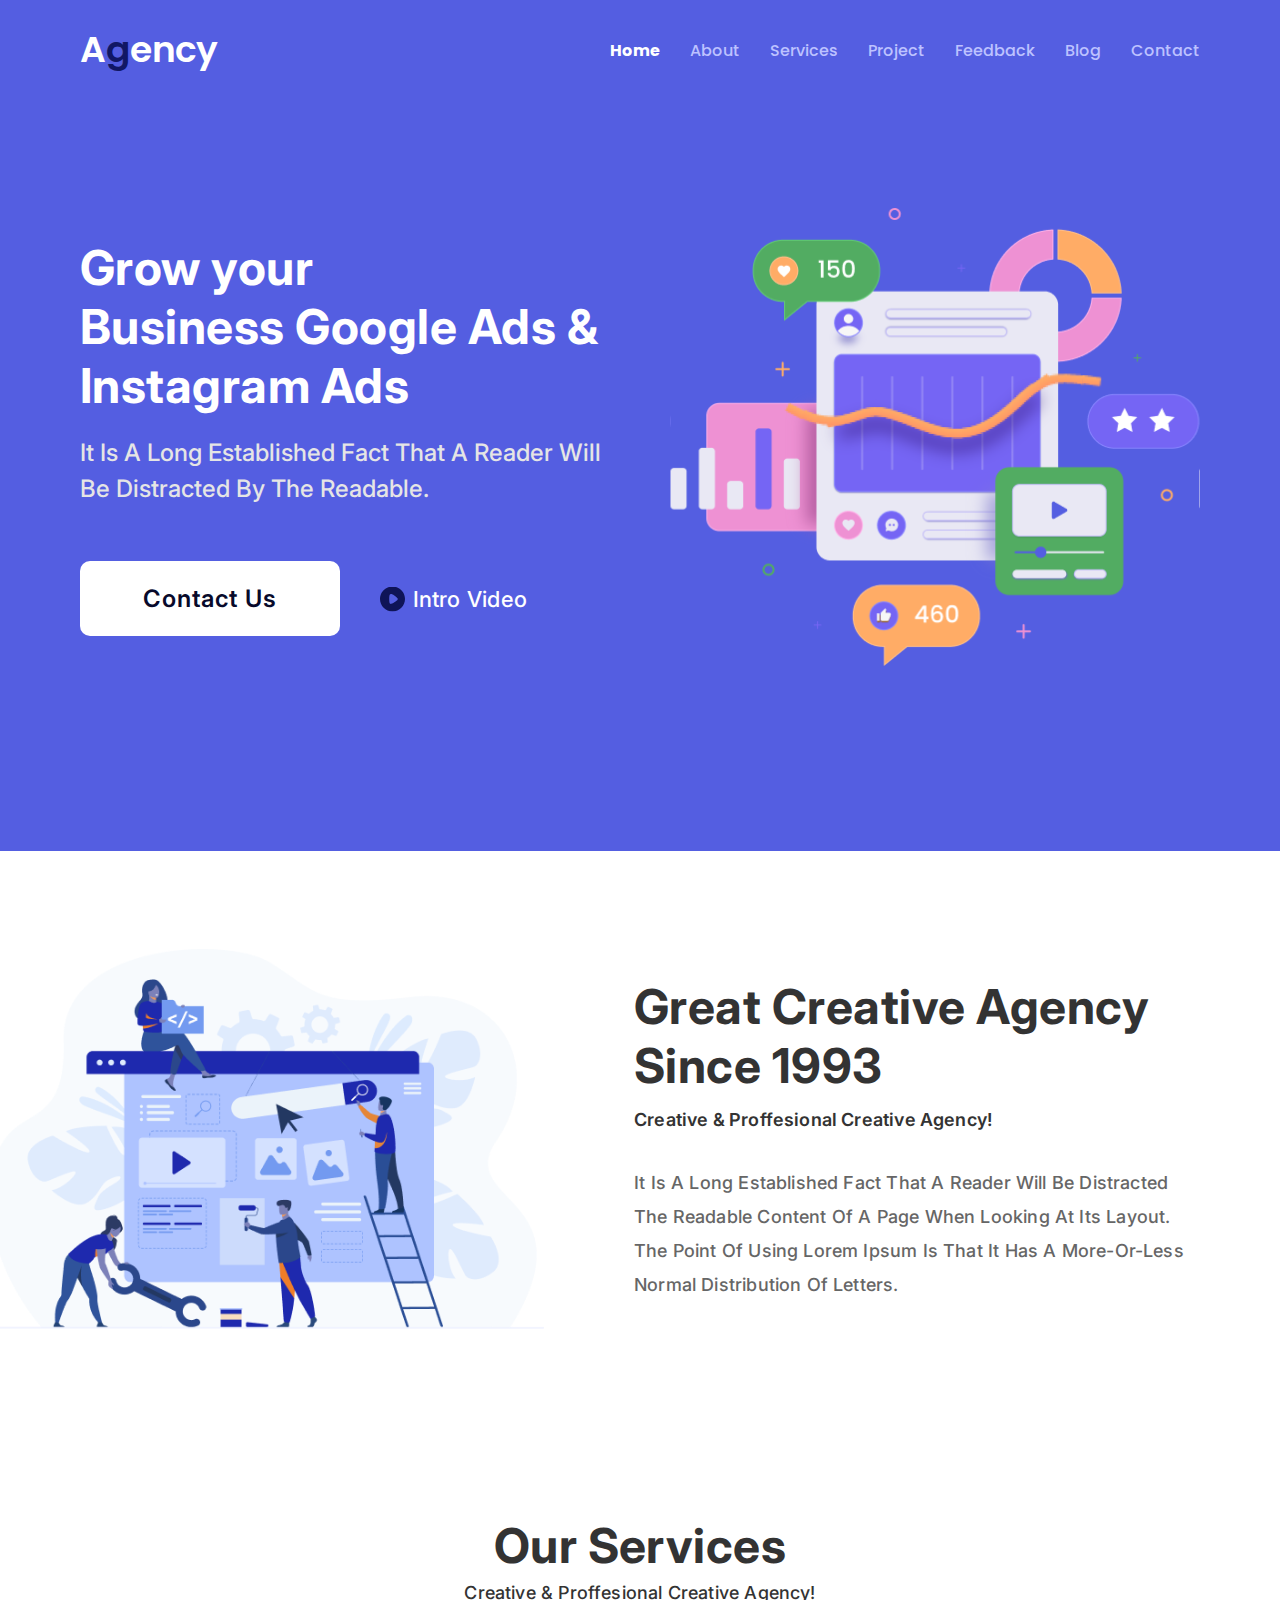
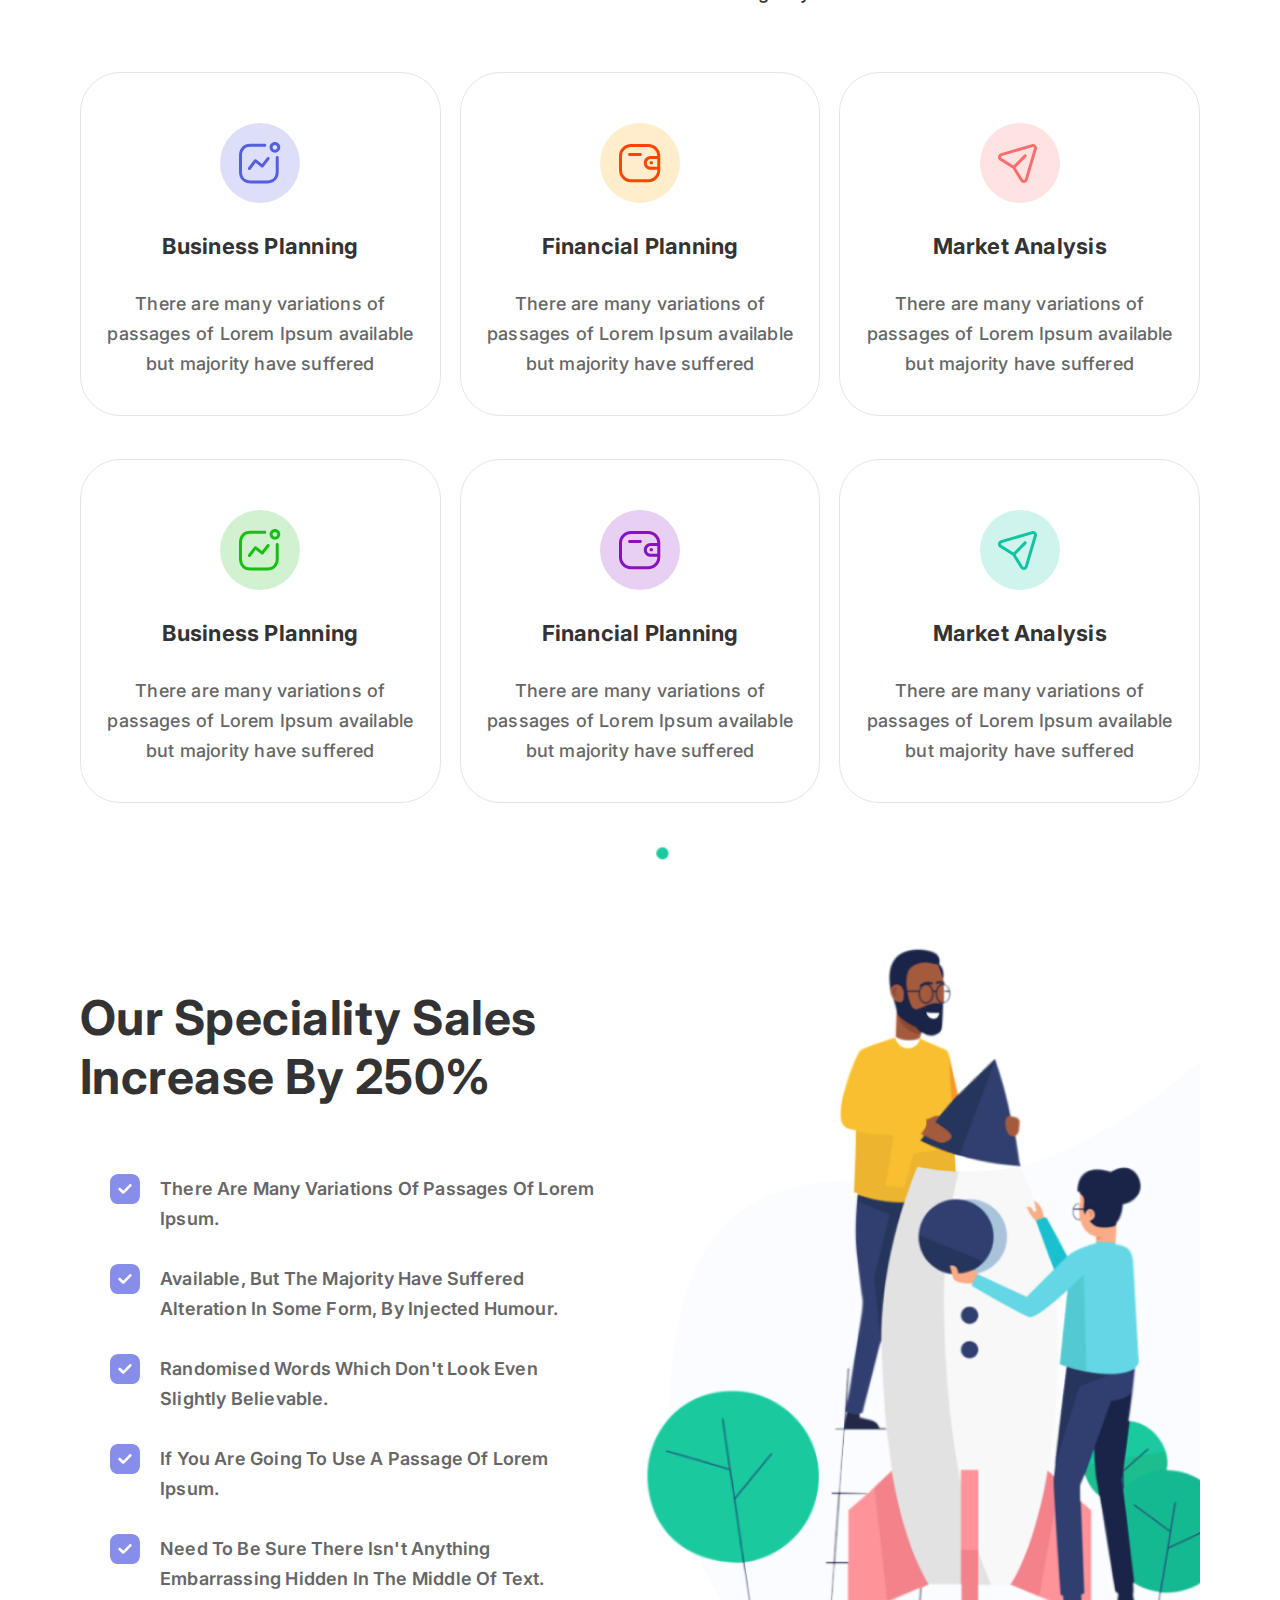
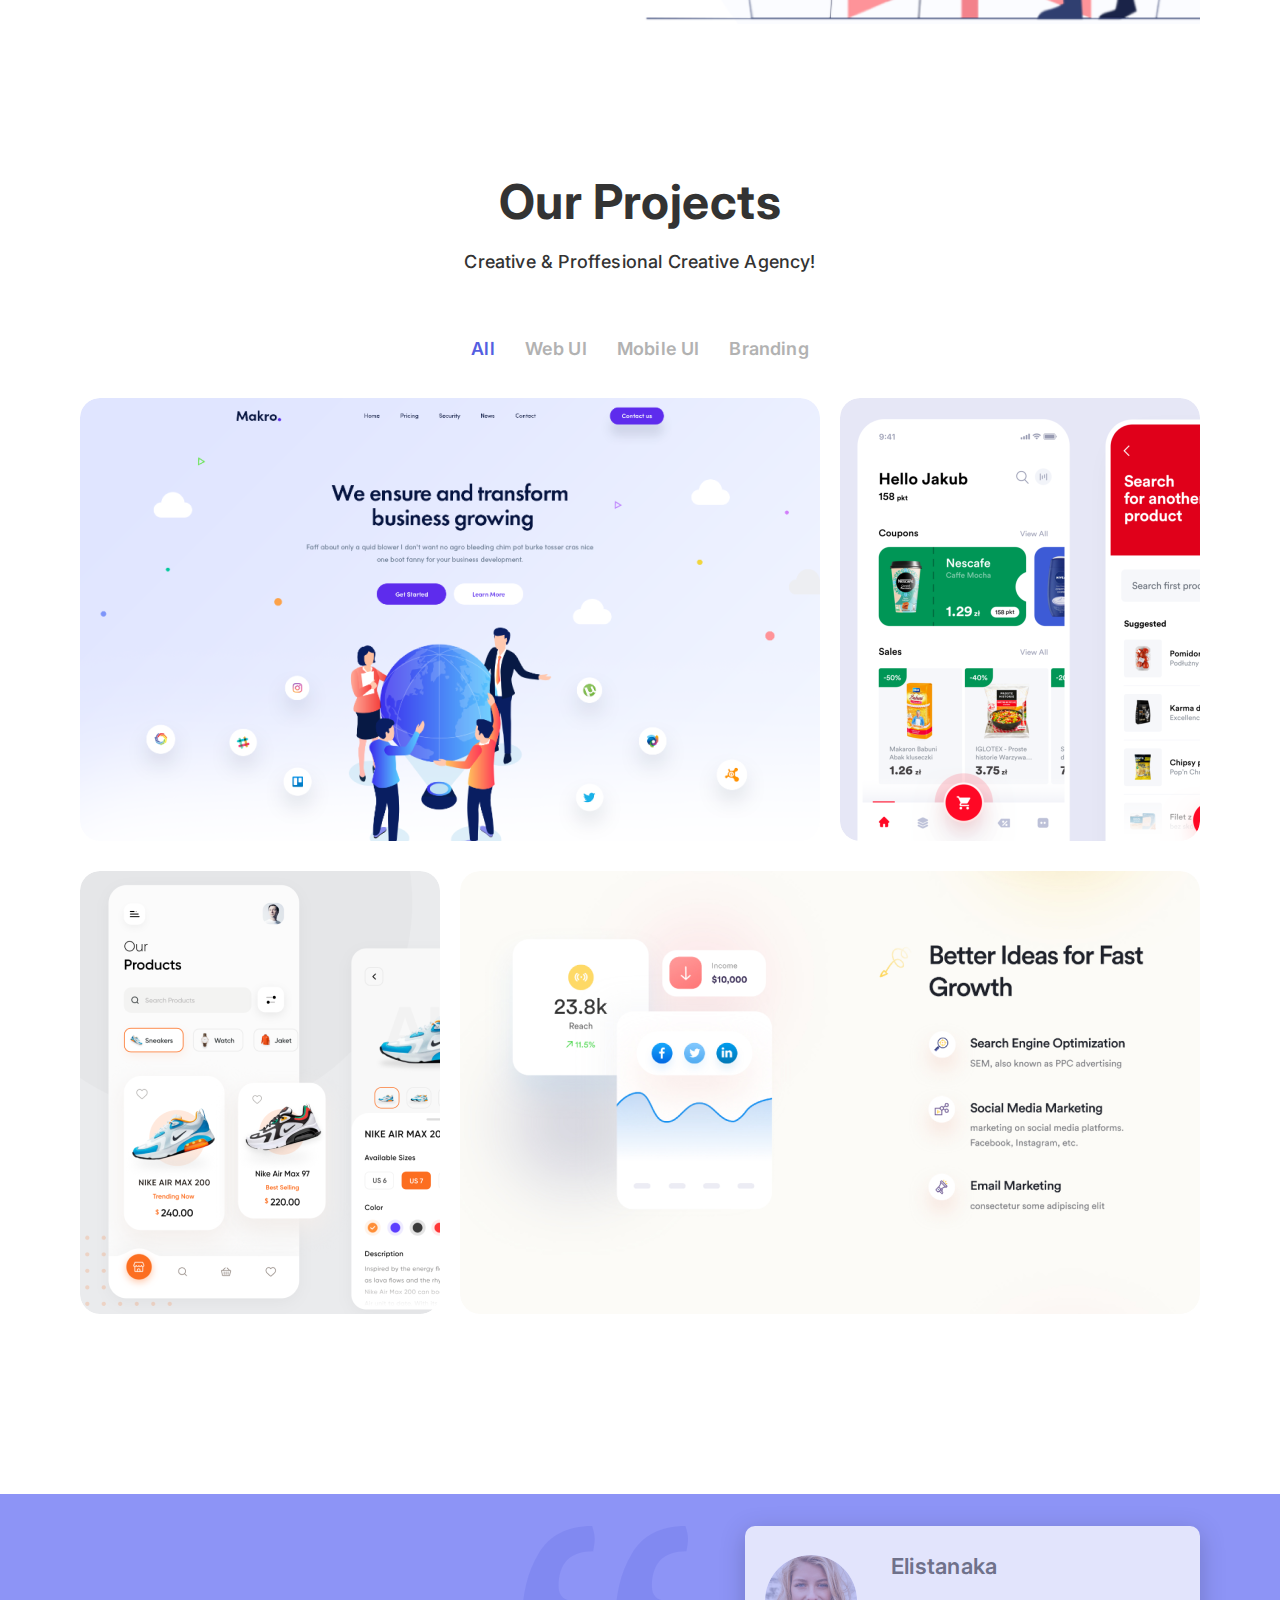
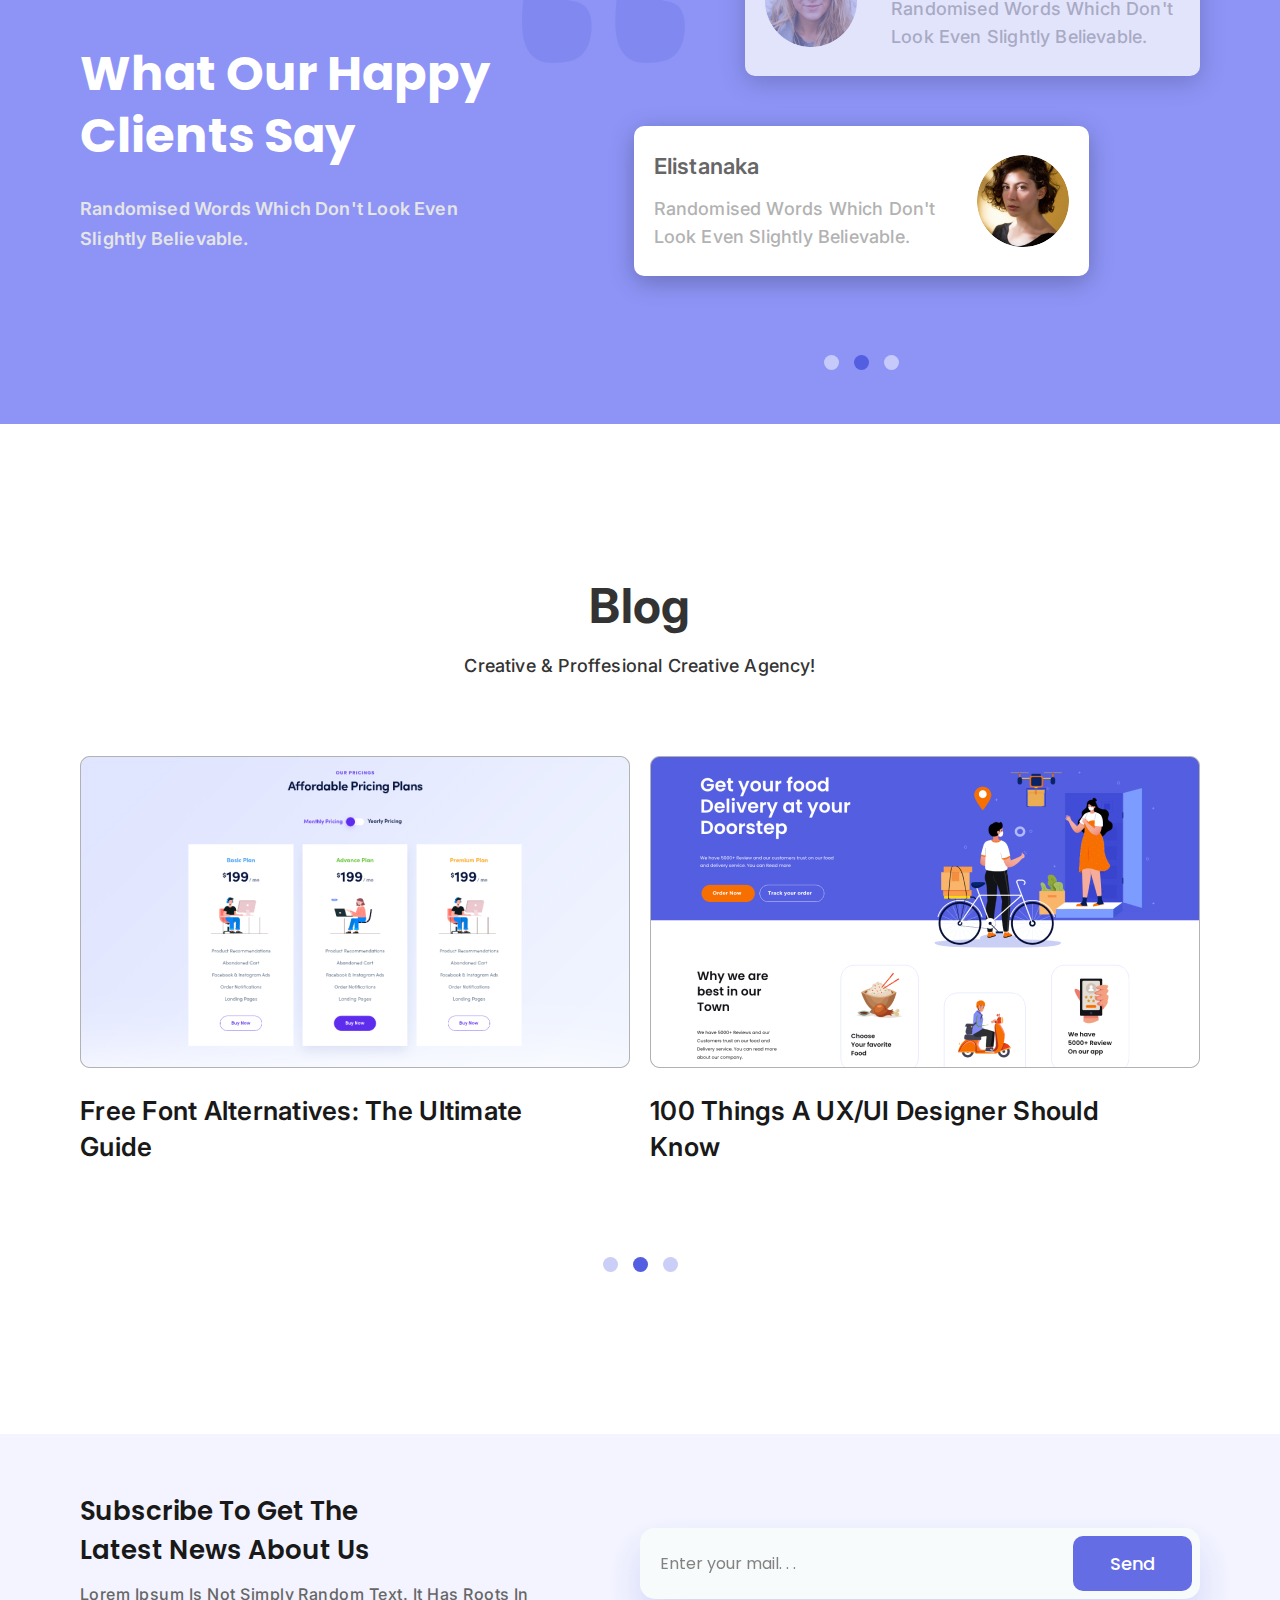
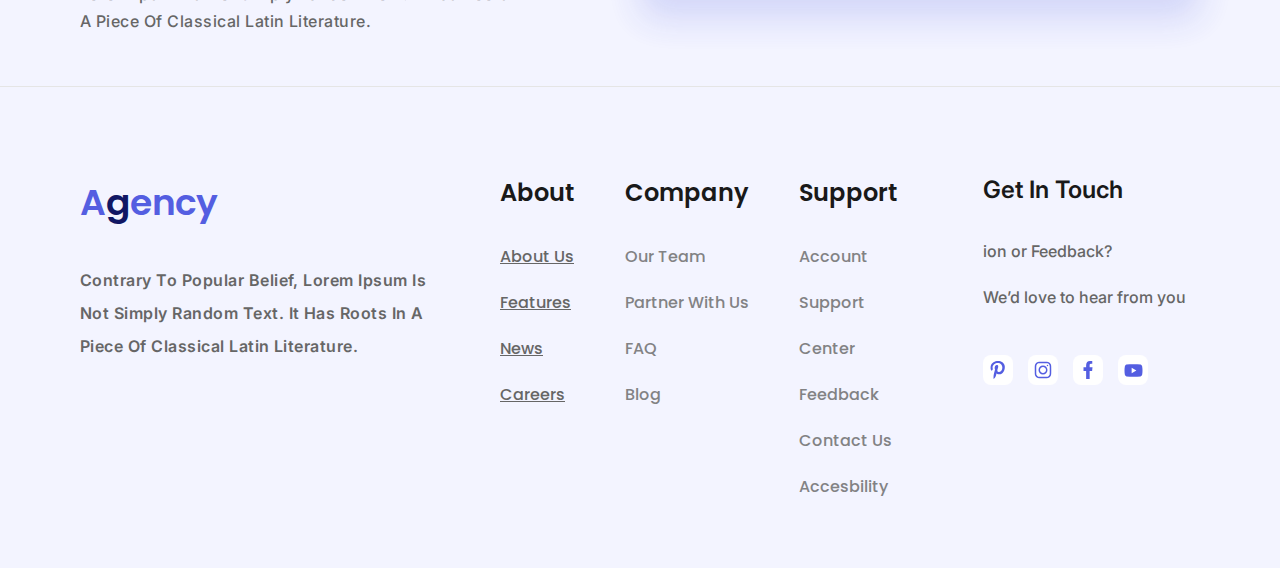
<file: Agency/index.html>
<!DOCTYPE html>
<html lang="en">
<head>
    <meta charset="UTF-8">
    <meta name="viewport" content="width=device-width, initial-scale=1.0">
    <title>Agency</title>
    <link rel="stylesheet" href="style.css">
</head>
<body>
    <header id="header-section">
        <div class="container">
            <div class="header">
                <h1 class="header__logo">A<span class="header__logo_blue">g</span>ency</h1>
                <nav class="nav-main">
                    <ul class="nav-main__list">
                        <li class="nav-main__item">
                            <a class="nav-main__link nav-main__link_selected" href="#">Home</a>
                        </li>
                        <li class="nav-main__item">
                            <a class="nav-main__link" href="#about-section">About</a>
                        </li>
                        <li class="nav-main__item">
                            <a class="nav-main__link" href="#service-section">Services</a>
                        </li>
                        <li class="nav-main__item">
                            <a class="nav-main__link" href="#sales-section">Project</a>
                        </li>
                        <li class="nav-main__item">
                            <a class="nav-main__link" href="#feedback-section">Feedback</a>
                        </li>
                        <li class="nav-main__item">
                            <a class="nav-main__link" href="#blog-section">Blog</a>
                        </li>
                        <li class="nav-main__item">
                            <a class="nav-main__link" href="#contact-section">Contact</a>
                        </li>
                    </ul>
                </nav>
            </div>
        </div>
    </header>
    <main>
        <section id="banner-section">
            <div class="container">
                <div class="banner-wrap">
                    <div class="banner">
                        <h2 class="banner__title">Grow your<br> Business Google Ads & Instagram Ads</h2>
                        <p class="banner__text">It is a long established fact that a reader will be distracted by the readable.</p>
                        <div class="banner-btn-wrap">
                            <a class="banner__link" href="#">Contact Us</a>
                            <button class="banner__btn">Intro Video</button>
                        </div>
                    </div>
                    <div class="banner__img"></div>
                </div>
            </div>
        </section>
        <section id="about-section">
            <div class="container">
                <div class="about-wrap">
                    <div class="about__img"></div>
                    <div class="about">
                        <h2 class="section__title about__title">Great Creative Agency Since 1993</h2>
                        <p class="section__subtitle about__subtitle">Creative & Proffesional Creative Agency!</p>
                        <p class="about__text">It is a long established fact that a reader will be distracted the readable content of a page when looking at its layout. The point of using Lorem Ipsum is that it has a more-or-less normal distribution of letters.</p>
                    </div>
                </div>
            </div>
        </section>
        <section id="service-section">
            <div class="container">
                <h2 class="section__title">Our Services</h2>
                <p class="section__subtitle service__subtitle">Creative & Proffesional Creative Agency!</p>
                <div class="service-wrap">
                    <a class="service" href="#">
                        <object class="service__img" data="img/business.svg"></object>
                        <h3 class="service__title">Business Planning</h3>
                        <p class="service__text">There are many variations of passages of Lorem Ipsum available but majority have suffered</p>
                    </a>
                    <a class="service" href="#">
                        <object class="service__img" data="img/financial.svg"></object>
                        <h3 class="service__title">Financial Planning</h3>
                        <p class="service__text">There are many variations of passages of Lorem Ipsum available but majority have suffered</p>
                    </a>
                    <a class="service" href="#">
                        <object class="service__img" data="img/analysis.svg"></object>
                        <h3 class="service__title">Market Analysis</h3>
                        <p class="service__text">There are many variations of passages of Lorem Ipsum available but majority have suffered</p>
                    </a>
                    <div class="service" href="#">
                        <object class="service__img" data="img/business-2.svg"></object>
                        <h3 class="service__title">Business Planning</h3>
                        <p class="service__text">There are many variations of passages of Lorem Ipsum available but majority have suffered</p>
                    </div>
                    <a class="service" href="#">
                        <object class="service__img" data="img/financial-2.svg"></object>
                        <h3 class="service__title">Financial Planning</h3>
                        <p class="service__text">There are many variations of passages of Lorem Ipsum available but majority have suffered</p>
                    </a>
                    <a class="service" href="#">
                        <object class="service__img" data="img/analysis-2.svg"></object>
                        <h3 class="service__title">Market Analysis</h3>
                        <p class="service__text">There are many variations of passages of Lorem Ipsum available but majority have suffered</p>
                    </a>
                </div>
            </div>
        </section>
        <section id="sales-section">
            <div class="container">
                <div class="sales-wrap">
                    <div class="sales">
                        <h2 class="section__title sales__title">Our Speciality Sales Increase By 250%</h2>
                        <ul class="sales__list">
                            <li class="sales__item">There are many variations of passages of Lorem Ipsum.</li>
                            <li class="sales__item">available, but the majority have suffered alteration in some form, by injected humour.</li>
                            <li class="sales__item">randomised words which don't look even slightly believable.</li>
                            <li class="sales__item">If you are going to use a passage of Lorem Ipsum.</li>
                            <li class="sales__item">need to be sure there isn't anything embarrassing hidden in the middle of text.</li>
                        </ul>
                    </div>
                    <div class="sales__img"></div>
                </div>
            </div>
        </section>
        <section id="projects-section">
            <div class="container">
                <h2 class="section__title projects__title">Our Projects</h2>
                <p class="section__subtitle">Creative & Proffesional Creative Agency!</p>
                <ul class="projects__list">
                    <li class="projects__item projects__item__selected">All</li>
                    <li class="projects__item">Web UI</li>
                    <li class="projects__item">Mobile UI</li>
                    <li class="projects__item">Branding</li>
                </ul>
                <div class="projects">
                    <a class="projects__link" href="#"></a>
                    <a class="projects__link" href="#"></a>
                    <a class="projects__link" href="#"></a>
                    <a class="projects__link" href="#"></a>
                </div>
            </div>
        </section>
        <section id="feedback-section">
            <div class="container">
                <div class="feedback-wrap">
                    <div class="feedback-left">
                        <h2 class="feedback__title">What Our Happy Clients Say</h2>
                        <p class="feedback__text">randomised words which don't look even slightly believable.</p>
                    </div>
                    <div class="feedback-right">
                        <div class="feedback feedback_next">
                            <img class="feedback__img" src="img/feedback-1.png" alt="#">
                            <div class="feedback-info">
                                <h3 class="feedback__name">Elistanaka</h3>
                                <p class="feedback__comment">randomised words which don't look even slightly believable.</p>
                            </div>
                        </div>
                        <div class="feedback">
                            <div class="feedback-info">
                                <h3 class="feedback__name">Elistanaka</h3>
                                <p class="feedback__comment">randomised words which don't look even slightly believable.</p>
                            </div>
                            <img class="feedback__img" src="img/feedback-2.png" alt="#">
                        </div>
                        <div class="btn-slider-wrap feedback-btn-wrap">
                            <button class="btn-slider"></button>
                            <button class="btn-slider btn-slider_selected"></button>
                            <button class="btn-slider"></button>
                        </div>
                    </div>
                </div>
            </div>
        </section>
        <section id="blog-section">
            <div class="container">
                <h2 class="section__title blog__title">Blog</h2>
                <p class="section__subtitle">Creative & Proffesional Creative Agency!</p>
                <div class="blog-wrap">
                    <div class="blog">
                        <img class="blog__img" src="img/blog-1.jpg" alt="#">
                        <a class="blog__link" href="#" target="_blank">Free Font Alternatives: The Ultimate Guide</a>
                    </div>
                    <div class="blog">
                        <img class="blog__img" src="img/blog-2.jpg" alt="#">
                        <a class="blog__link" href="#" target="_blank">100 Things a UX/UI Designer Should Know</a>
                    </div>
                </div>
                <div class="btn-slider-wrap blog-btn-wrap">
                    <button class="btn-slider"></button>
                    <button class="btn-slider btn-slider_selected"></button>
                    <button class="btn-slider"></button>
                </div>
            </div>
        </section>
        <section id="contact-section">
            <div class="container">
                <div class="contact-wrap">
                    <div class="contact">
                        <h2 class="contact__title">Subscribe To Get The Latest News About Us</h2>
                        <p class="contact__text">Lorem Ipsum is not simply random text. It has roots in a piece of classical Latin literature.</p>
                    </div>
                    <form class="contact-form">
                        <input class="contact-form__input" placeholder="Enter your mail. . .">
                        <button class="contact-form__btn" type="button">Send</button>
                    </form>
                </div>
            </div>
        </section>
    </main>
    <footer id="footer-section">
        <div class="container">
            <div class="footer-wrap">
                <div class="footer-info">
                    <h2 class="footer-info__logo">A<span class="footer-info__logo_blue">g</span>ency</h2>
                    <p class="footer-info__text">Contrary to popular belief, Lorem Ipsum is not simply random text. It has roots in a piece of classical Latin literature.</p>
                </div>
                <nav class="footer-nav-wrap">
                    <div class="footer-nav">
                        <h3 class="footer__title">About</h3>
                        <ul class="footer-nav__list footer-nav__list_underlined">
                            <li class="footer-nav__item">
                                <a class="footer-nav__link" href="#">About Us</a>
                            </li>
                            <li class="footer-nav__item">
                                <a class="footer-nav__link" href="#">Features</a>
                            </li>
                            <li class="footer-nav__item">
                                <a class="footer-nav__link" href="#">News</a>
                            </li>
                            <li class="footer-nav__item">
                                <a class="footer-nav__link" href="#">Careers</a>
                            </li>
                        </ul>
                    </div>
                    <div class="footer-nav">
                        <h3 class="footer__title">Company</h3>
                        <ul class="footer-nav__list">
                            <li class="footer-nav__item">
                                <a class="footer-nav__link" href="#">Our Team</a>
                            </li>
                            <li class="footer-nav__item">
                                <a class="footer-nav__link" href="#">Partner With Us</a>
                            </li>
                            <li class="footer-nav__item">
                                <a class="footer-nav__link" href="#">FAQ</a>
                            </li>
                            <li class="footer-nav__item">
                                <a class="footer-nav__link" href="#">Blog</a>
                            </li>
                        </ul>
                    </div>
                    <div class="footer-nav">
                        <h3 class="footer__title">Support</h3>
                        <ul class="footer-nav__list">
                            <li class="footer-nav__item">
                                <a class="footer-nav__link" href="#">Account</a>
                            </li>
                            <li class="footer-nav__item">
                                <a class="footer-nav__link" href="#">Support Center</a>
                            </li>
                            <li class="footer-nav__item">
                                <a class="footer-nav__link" href="#">Feedback</a>
                            </li>
                            <li class="footer-nav__item">
                                <a class="footer-nav__link" href="#">Contact Us</a>
                            </li>
                            <li class="footer-nav__item">
                                <a class="footer-nav__link" href="#">Accesbility</a>
                            </li>
                        </ul>
                    </div>
                </nav>
                <div class="footer-social-wrap">
                    <h3 class="footer__title">Get in Touch</h3>
                    <p class="footer-social__text">ion or Feedback?<br>We’d love to hear from you</p>
                    <div class="footer-social-links">
                        <a class="footer-social__link" href="#"></a>
                        <a class="footer-social__link" href="#"></a>
                        <a class="footer-social__link" href="#"></a>
                        <a class="footer-social__link" href="#"></a>
                    </div>
                </div>
            </div>
        </div>
    </footer>
</body>
</html>
</file>
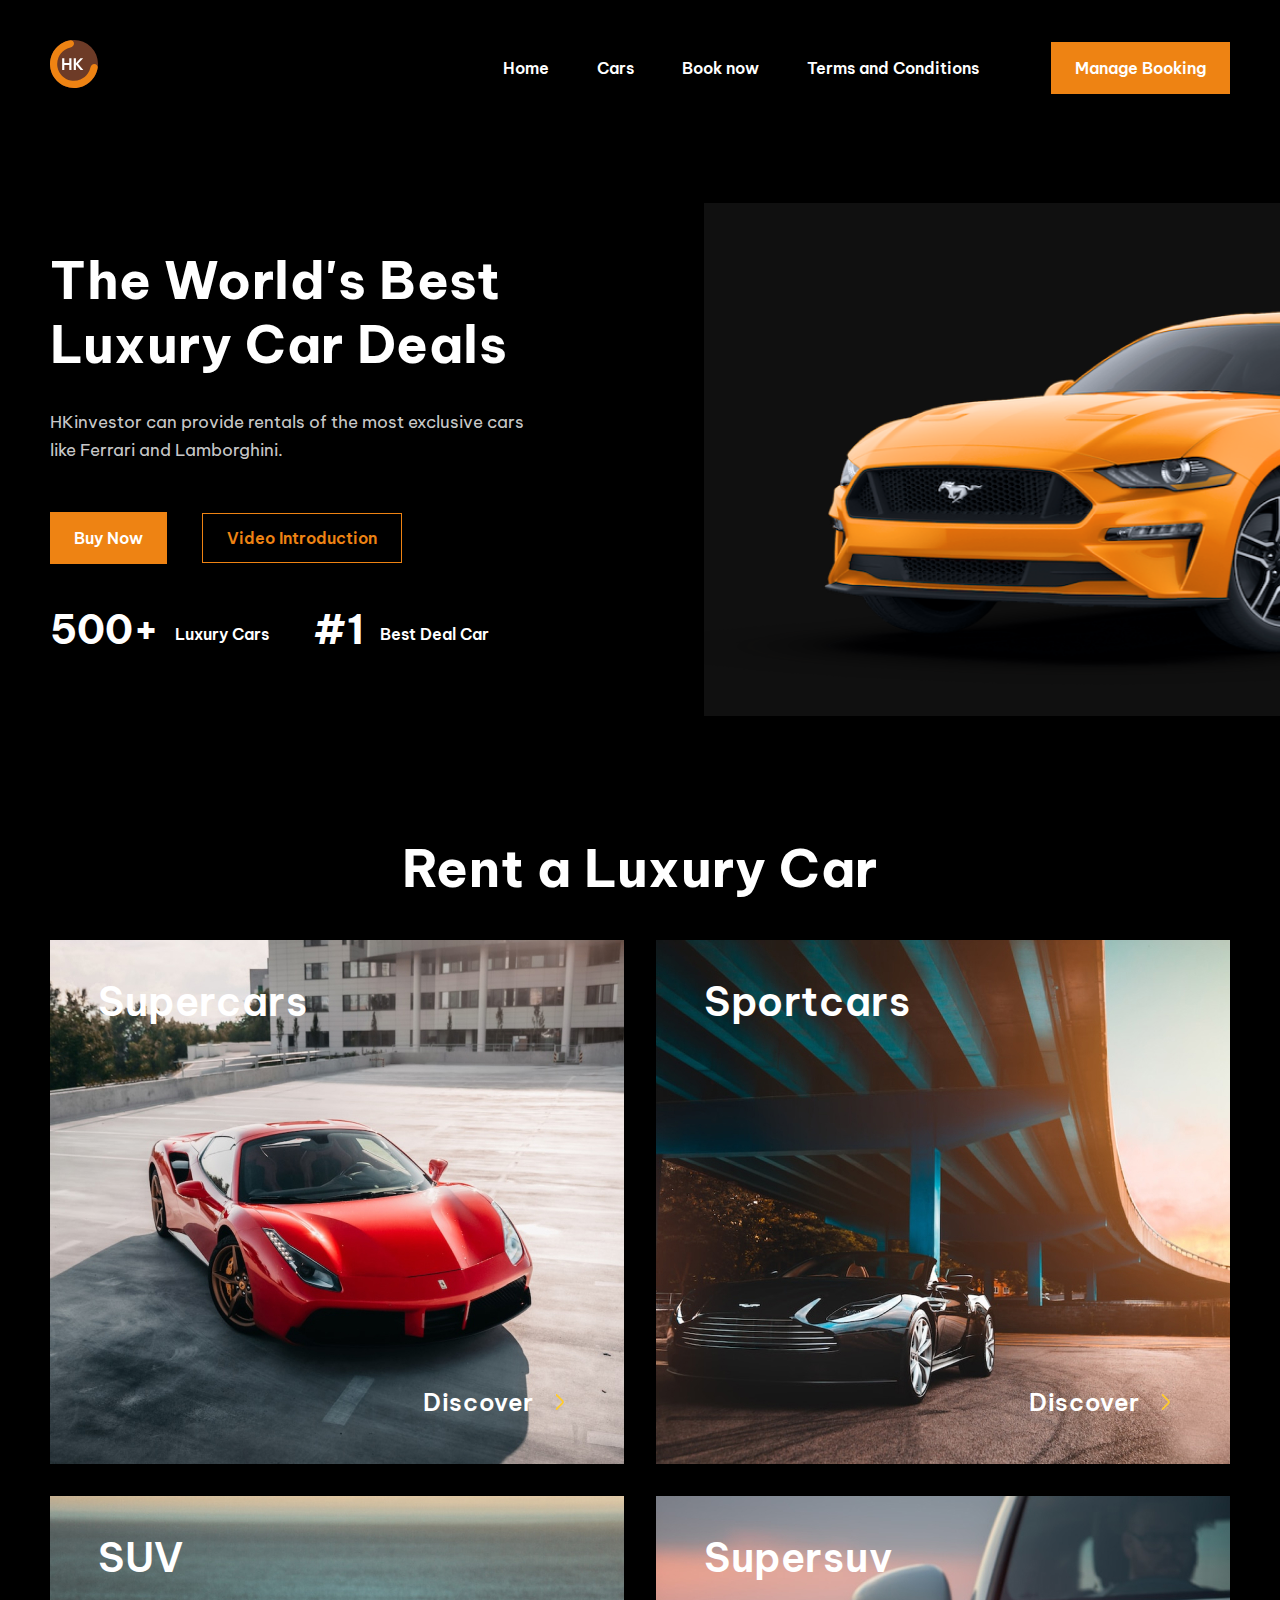
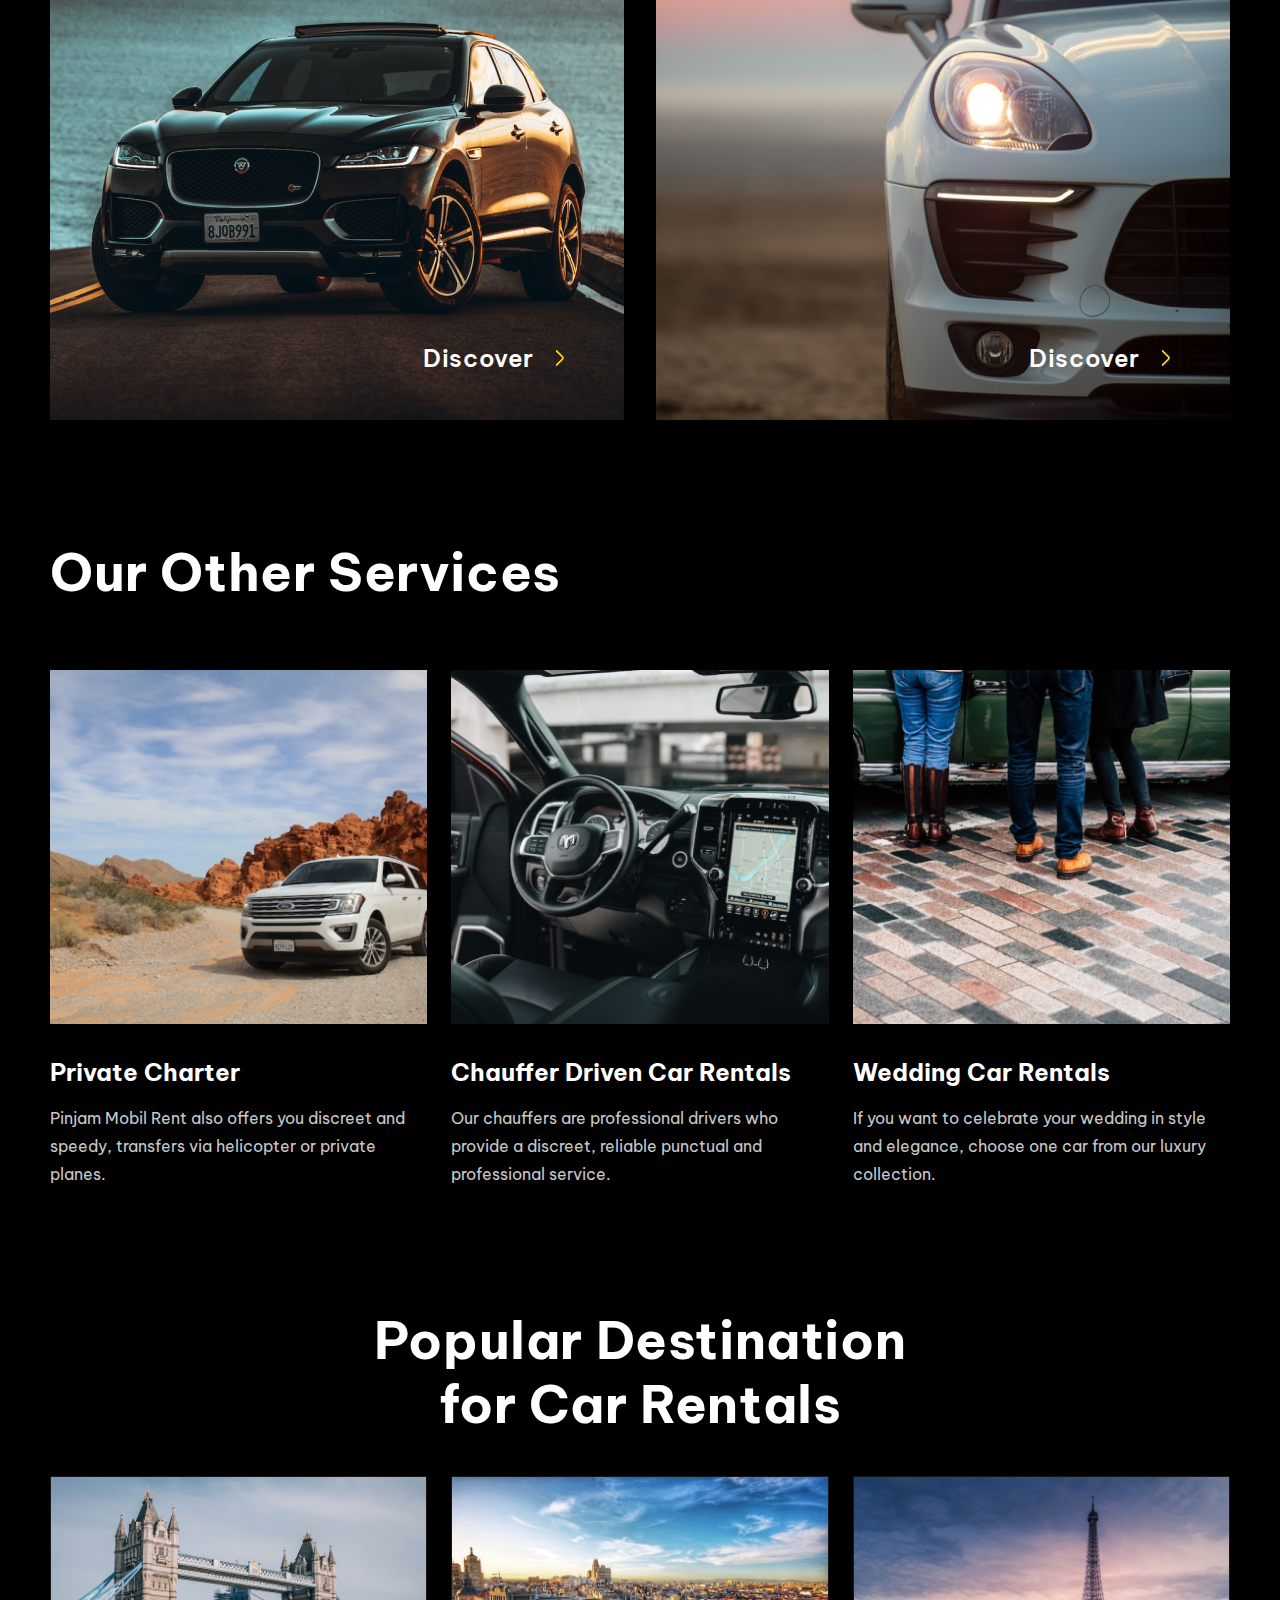
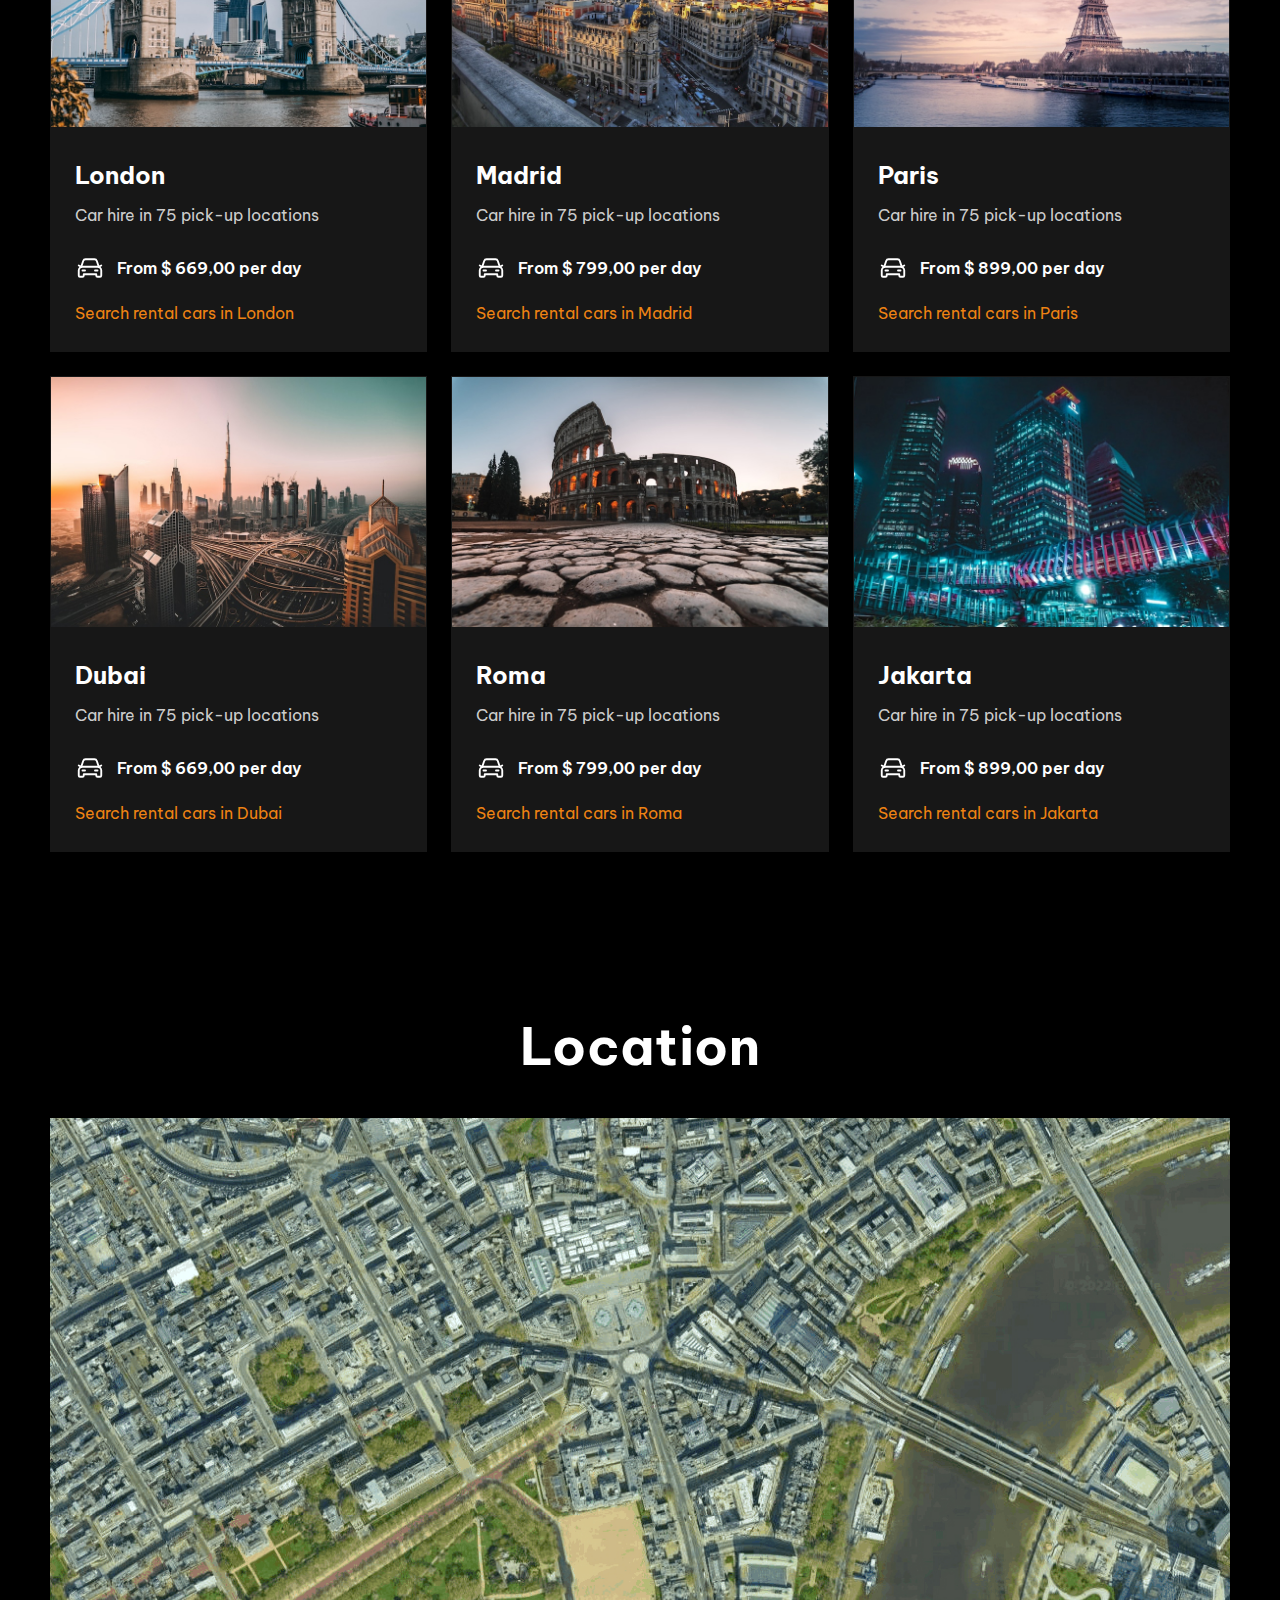
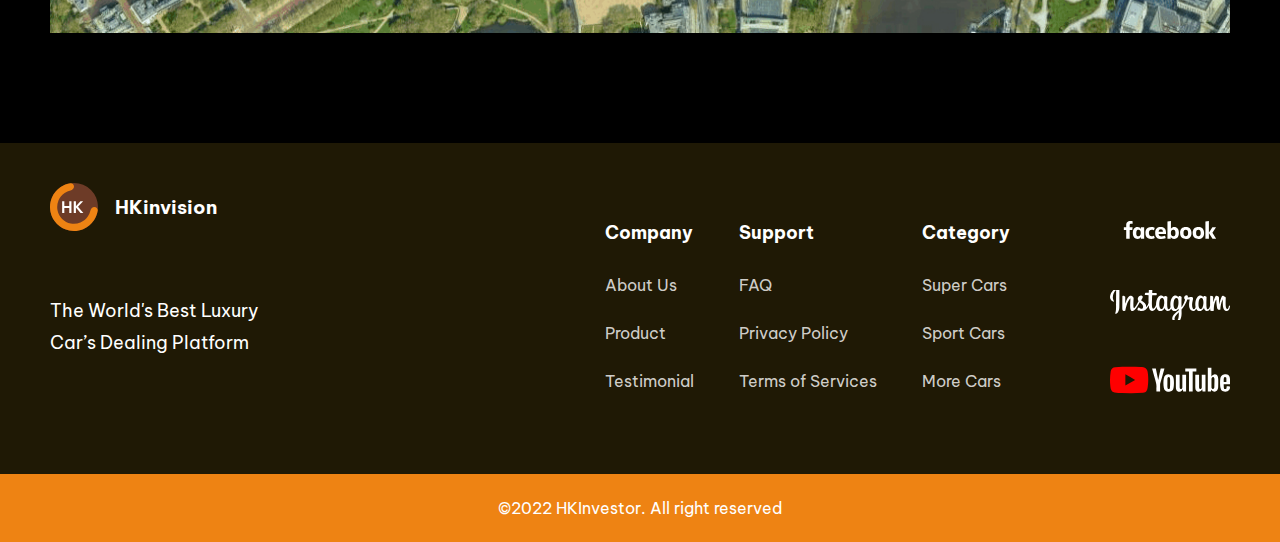
<file: Cars/index.html>
<!DOCTYPE html>
<html lang="en">
<head>
    <meta charset="UTF-8">
    <meta http-equiv="X-UA-Compatible" content="IE=edge">
    <meta name="viewport" content="width=device-width, initial-scale=1.0">
    <title>Cars</title>
    <link rel="stylesheet" href="style.css">
</head>
<body>
    <header id="header-section">
        <div class="container">
            <div class="header">
                <div class="header-logo">
                    <img class="header-logo__img" src="img/logo.svg" alt="HKinvision logo">
                </div>
                <nav class="nav-main">
                    <ul class="nav-main__list">
                        <li class="nav-main__item">
                            <a class="nav-main__link" href="#">Home</a>
                        </li>
                        <li class="nav-main__item">
                            <a class="nav-main__link" href="#">Cars</a>
                        </li>
                        <li class="nav-main__item">
                            <a class="nav-main__link" href="#">Book now</a>
                        </li>
                        <li class="nav-main__item">
                            <a class="nav-main__link" href="#">Terms and Conditions</a>
                        </li>
                    </ul>
                </nav>
                <a class="btn-primary header__btn" href="#">Manage Booking</a>
            </div>
        </div>
    </header>
    <main>
        <section id="banner-section">
            <div class="container">
                <div class="banner">
                    <h2 class="banner__header">The World's Best Luxury Car Deals</h2>
                    <p class="banner__text">HKinvestor can provide rentals of the most exclusive cars like Ferrari and Lamborghini.</p>
                    <div class="banner-links-wrap">
                        <a class="btn-primary banner__link">Buy Now</a>
                        <button class="btn-secondary banner__btn">Video Introduction</button>
                    </div>
                    <div class="banner-features">
                        <span class="banner-features__text"><strong class="banner-features__text_strong">500+</strong>Luxury Cars</span>
                        <span class="banner-features__text"><strong class="banner-features__text_strong">#1</strong>Best Deal Car</span>
                    </div>
                </div>
            </div>
            <div class="banner-img"></div>
        </section>
        <section id="rent-section">
            <div class="container">
                <h2 class="title-section">Rent a Luxury Car</h2>
                <div class="rent-wrap">
                    <div class="rent">
                        <span class="rent__name">Supercars</span>
                        <a class="rent__link" href="#">Discover</a>
                    </div>
                    <div class="rent">
                        <span class="rent__name">Sportcars</span>
                        <a class="rent__link" href="#">Discover</a>
                    </div>
                    <div class="rent">
                        <span class="rent__name">SUV</span>
                        <a class="rent__link" href="#">Discover</a>
                    </div>
                    <div class="rent">
                        <span class="rent__name">Supersuv</span>
                        <a class="rent__link" href="#">Discover</a>
                    </div>
                </div>
            </div>
        </section>
        <section id="services-section">
            <div class="container">
                <h2 class="title-section services-section__title">Our Other Services</h2>
                <div class="services-wrap">
                    <div class="services">
                        <img class="services__img" src="img/services_1.jpg" alt="Private Charter service">
                        <h3 class="services__title">Private Charter</h3>
                        <p class="services__text">Pinjam Mobil Rent also offers you discreet and speedy, transfers via helicopter or private planes.</p>
                    </div>
                    <div class="services">
                        <img class="services__img" src="img/services_2.jpg" alt="Chauffer Driven Car Rentals service">
                        <h3 class="services__title">Chauffer Driven Car Rentals</h3>
                        <p class="services__text">Our chauffers are professional drivers who provide a discreet, reliable punctual and professional service.</p>
                    </div>
                    <div class="services">
                        <img class="services__img" src="img/services_3.jpg" alt="Wedding Car Rentals service">
                        <h3 class="services__title">Wedding Car Rentals</h3>
                        <p class="services__text">If you want to celebrate your wedding in style and elegance, choose one car from our luxury collection.</p>
                    </div>
                </div>
            </div>
        </section>
        <section id="destination-section">
            <div class="container">
                <h2 class="title-section destination-section__title">Popular Destination for Car Rentals</h2>
                <div class="destination-wrap">
                    <div class="destination">
                        <img class="destination__img" src="img/destination_1.jpg" alt="Destination to London">
                        <div class="destination-info">
                            <h3 class="destination__title">London</h3>
                            <p class="destination__text">Car hire in 75 pick-up locations</p>
                            <b class="destination__price">From $ 669,00 per day</b>
                            <a class="destination__link" href="#">Search rental cars in London</a>
                        </div>
                    </div>
                    <div class="destination">
                        <img class="destination__img" src="img/destination_2.jpg" alt="Destination to Madrid">
                        <div class="destination-info">
                            <h3 class="destination__title">Madrid</h3>
                            <p class="destination__text">Car hire in 75 pick-up locations</p>
                            <b class="destination__price">From $ 799,00 per day</b>
                            <a class="destination__link" href="#">Search rental cars in Madrid</a>
                        </div>
                    </div>
                    <div class="destination">
                        <img class="destination__img" src="img/destination_3.jpg" alt="Destination to Paris">
                        <div class="destination-info">
                            <h3 class="destination__title">Paris</h3>
                            <p class="destination__text">Car hire in 75 pick-up locations</p>
                            <b class="destination__price">From $ 899,00 per day</b>
                            <a class="destination__link" href="#">Search rental cars in Paris</a>
                        </div>
                    </div>
                    <div class="destination">
                        <img class="destination__img" src="img/destination_4.jpg" alt="Destination to Dubai">
                        <div class="destination-info">
                            <h3 class="destination__title">Dubai</h3>
                            <p class="destination__text">Car hire in 75 pick-up locations</p>
                            <b class="destination__price">From $ 669,00 per day</b>
                            <a class="destination__link" href="#">Search rental cars in Dubai</a>
                        </div>
                    </div>
                    <div class="destination">
                        <img class="destination__img" src="img/destination_5.jpg" alt="Destination to Roma">
                        <div class="destination-info">
                            <h3 class="destination__title">Roma</h3>
                            <p class="destination__text">Car hire in 75 pick-up locations</p>
                            <b class="destination__price">From $ 799,00 per day</b>
                            <a class="destination__link" href="#">Search rental cars in Roma</a>
                        </div>
                    </div>
                    <div class="destination">
                        <img class="destination__img" src="img/destination_6.jpg" alt="Destination to Jakarta">
                        <div class="destination-info">
                            <h3 class="destination__title">Jakarta</h3>
                            <p class="destination__text">Car hire in 75 pick-up locations</p>
                            <b class="destination__price">From $ 899,00 per day</b>
                            <a class="destination__link" href="#">Search rental cars in Jakarta</a>
                        </div>
                    </div>
                </div>
            </div>
        </section>
        <section id="location-section">
            <div class="container">
                <h2 class="title-section">Location</h2>
                <img class="location-img" src="img/location_map.jpg" alt="HKinvision address">
            </div>
        </section>
        <footer id="footer-section">
            <div class="container">
                <div class="footer">
                    <div class="footer-about">
                        <div class="footer-logo-wrap">
                            <img class="footer-about__img" src="img/logo.svg" alt="HKinvision logo">
                            <h3 class="footer-about__header">HKinvision</h3>
                        </div>
                        <p class="footer-about__text">The World's Best Luxury Car’s Dealing Platform</p>
                    </div>
                    <div class="footer-nav-wrap">
                        <div class="footer-nav">
                            <h3 class="footer-nav__header">Company</h3>
                            <ul class="footer-nav__list">
                                <li class="footer-nav__item">
                                    <a class="footer-nav__link" href="#">About Us</a>
                                </li>
                                <li class="footer-nav__item">
                                    <a class="footer-nav__link" href="#">Product</a>
                                </li>
                                <li class="footer-nav__item">
                                    <a class="footer-nav__link" href="#">Testimonial</a>
                                </li>
                            </ul>
                        </div>
                        <div class="footer-nav">
                            <h3 class="footer-nav__header">Support</h3>
                            <ul class="footer-nav__list">
                                <li class="footer-nav__item">
                                    <a class="footer-nav__link" href="#">FAQ</a>
                                </li>
                                <li class="footer-nav__item">
                                    <a class="footer-nav__link" href="#">Privacy Policy</a>
                                </li>
                                <li class="footer-nav__item">
                                    <a class="footer-nav__link" href="#">Terms of Services</a>
                                </li>
                            </ul>
                        </div>
                        <div class="footer-nav">
                            <h3 class="footer-nav__header">Category</h3>
                            <ul class="footer-nav__list">
                                <li class="footer-nav__item">
                                    <a class="footer-nav__link" href="#">Super Cars</a>
                                </li>
                                <li class="footer-nav__item">
                                    <a class="footer-nav__link" href="#">Sport Cars</a>
                                </li>
                                <li class="footer-nav__item">
                                    <a class="footer-nav__link" href="#">More Cars</a>
                                </li>
                            </ul>
                        </div>
                    </div>
                    <div class="footer-social">
                        <a class="footer-social__link" href="#"></a>
                        <a class="footer-social__link" href="#"></a>
                        <a class="footer-social__link" href="#"></a>
                    </div>
                </div>
            </div>
            <div class="footer-copyright">
                <div class="container">
                    <p class="footer-copyright__text">©2022 HKInvestor. All right reserved</p>
                </div>
            </div>
        </footer>
    </main>
</body>
</html>
</file>
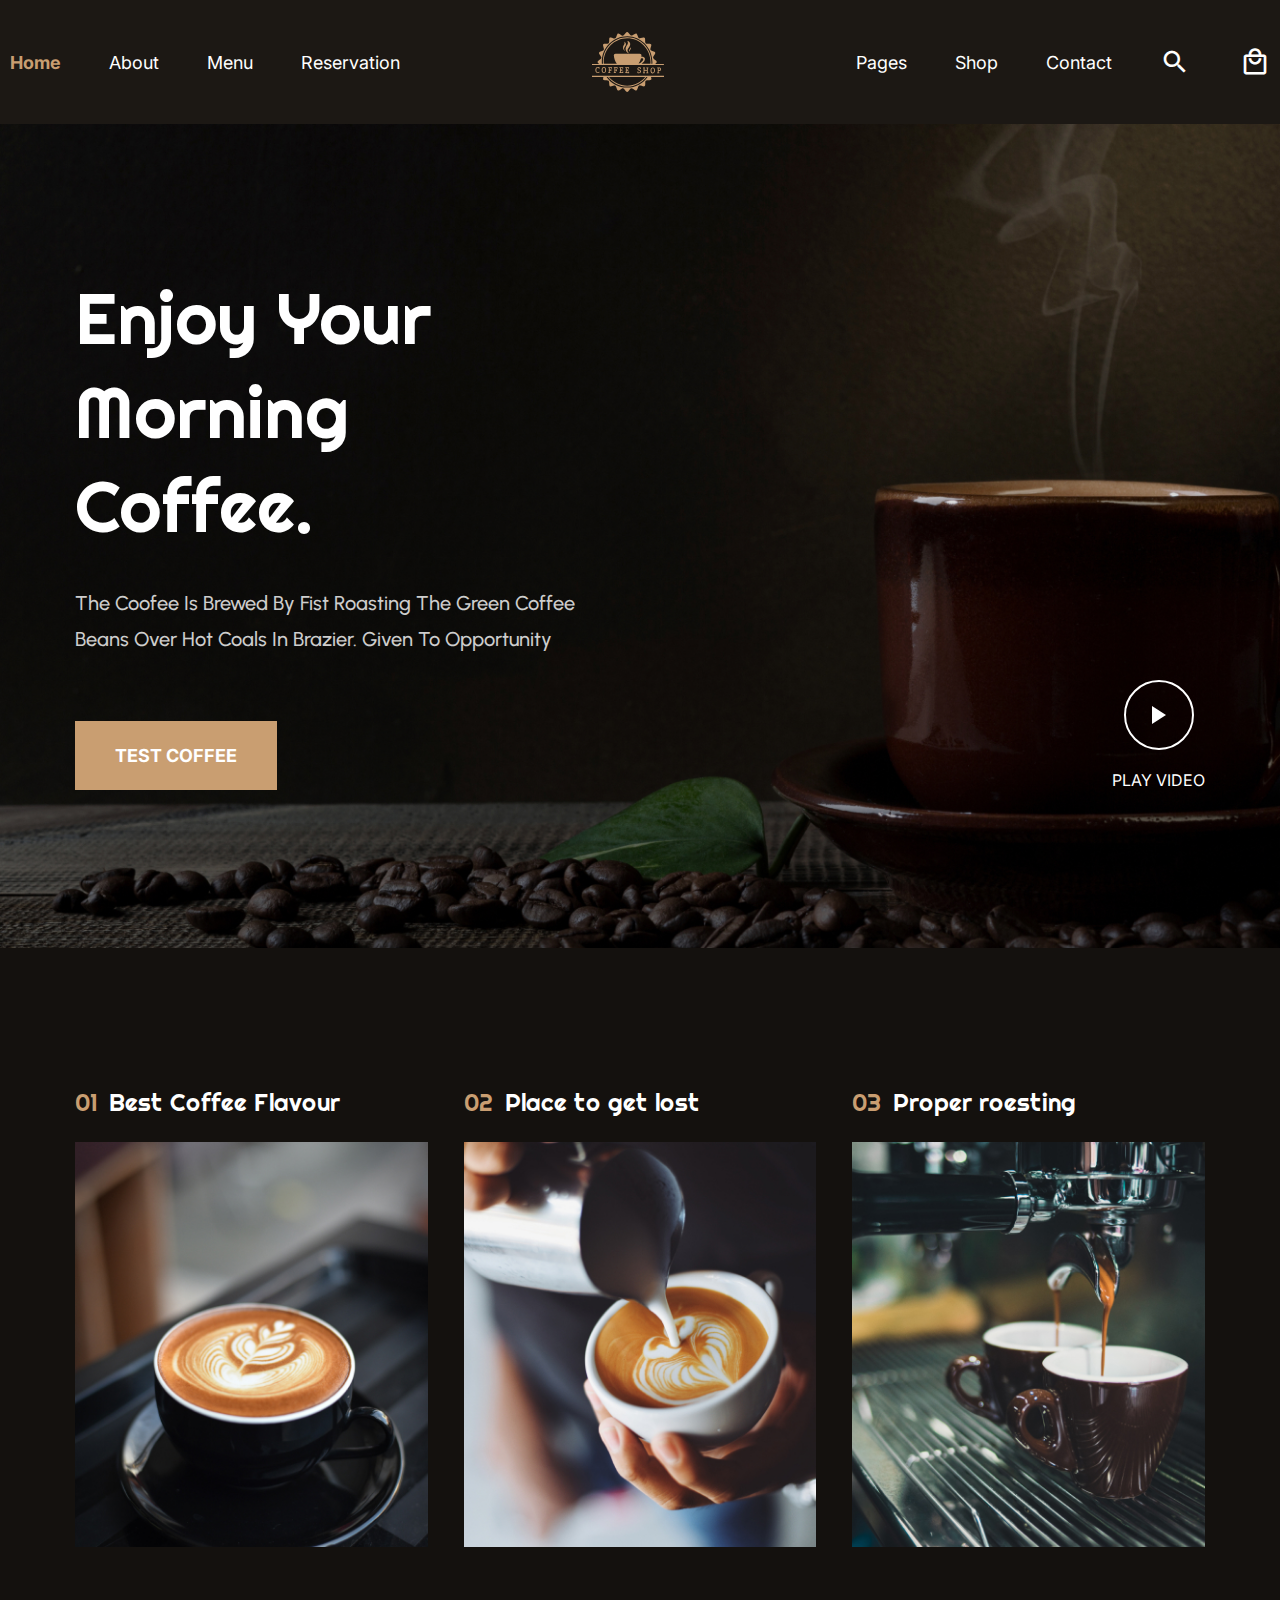
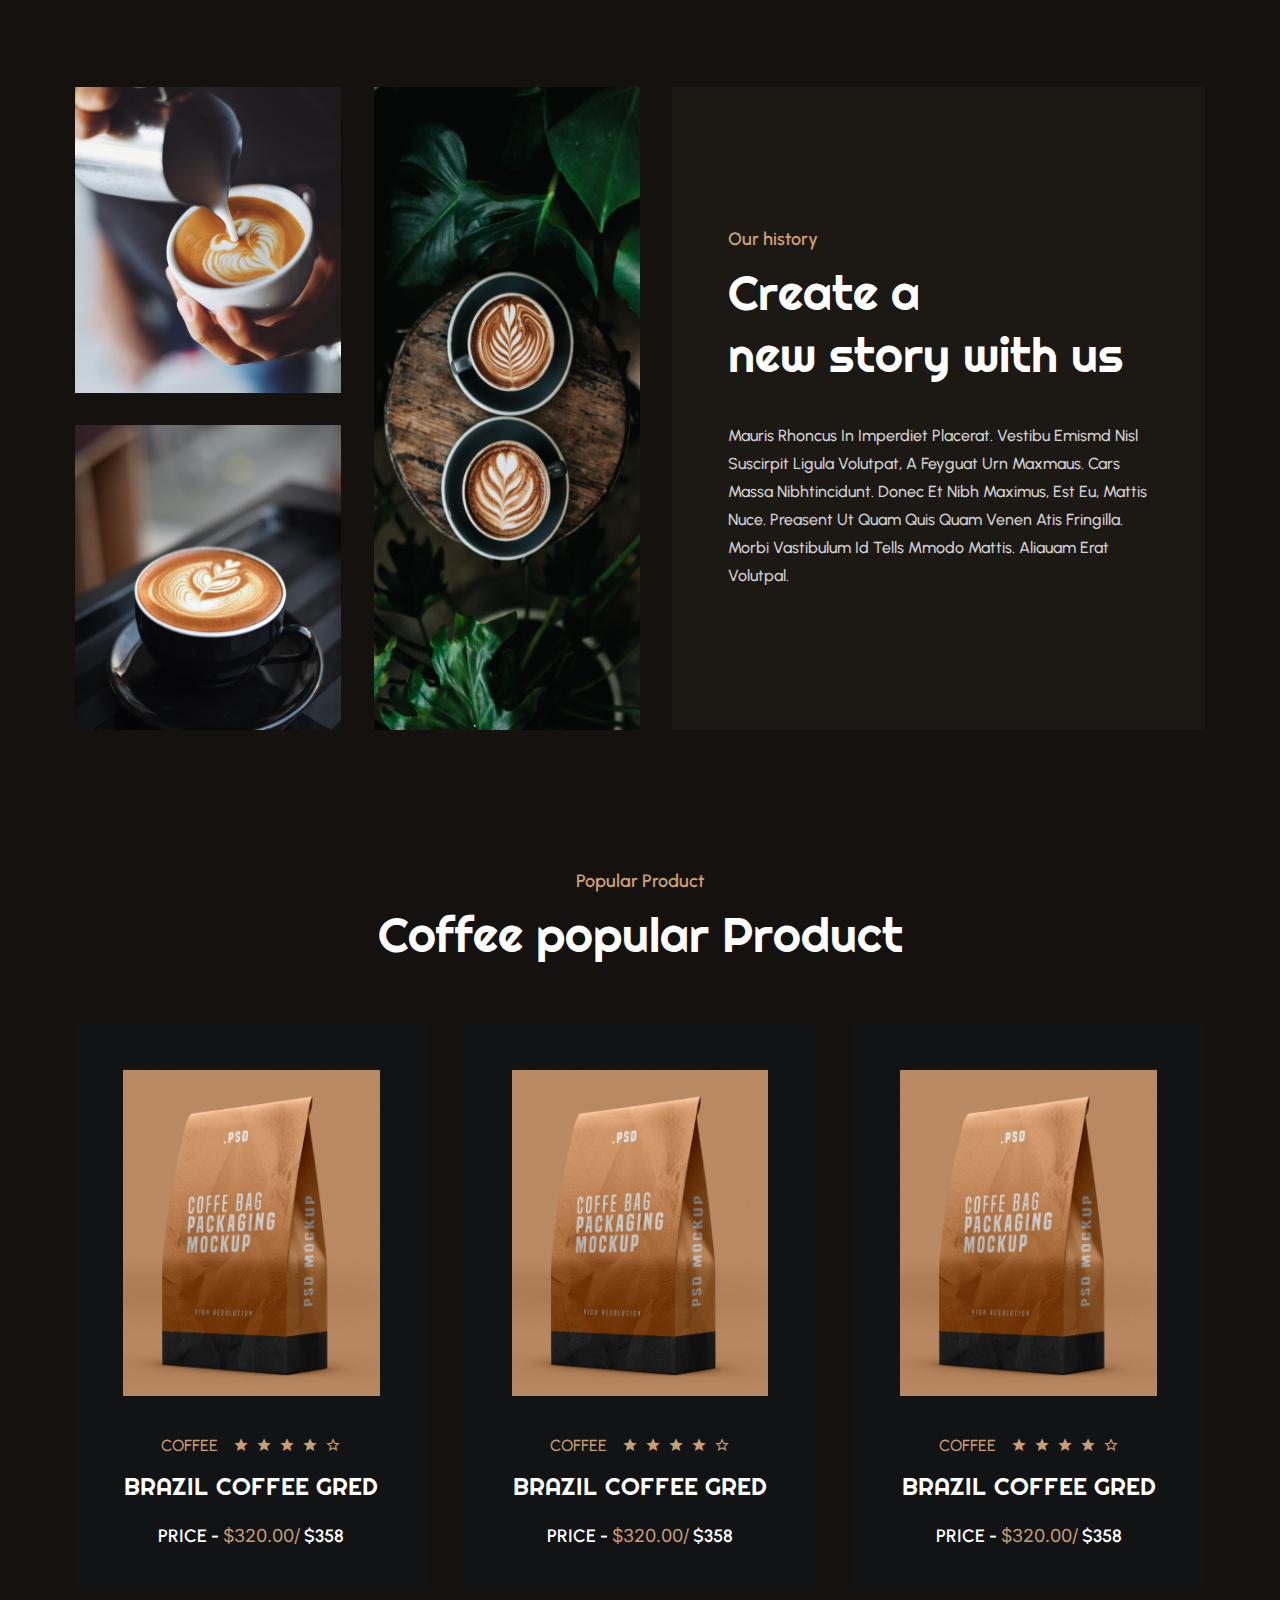
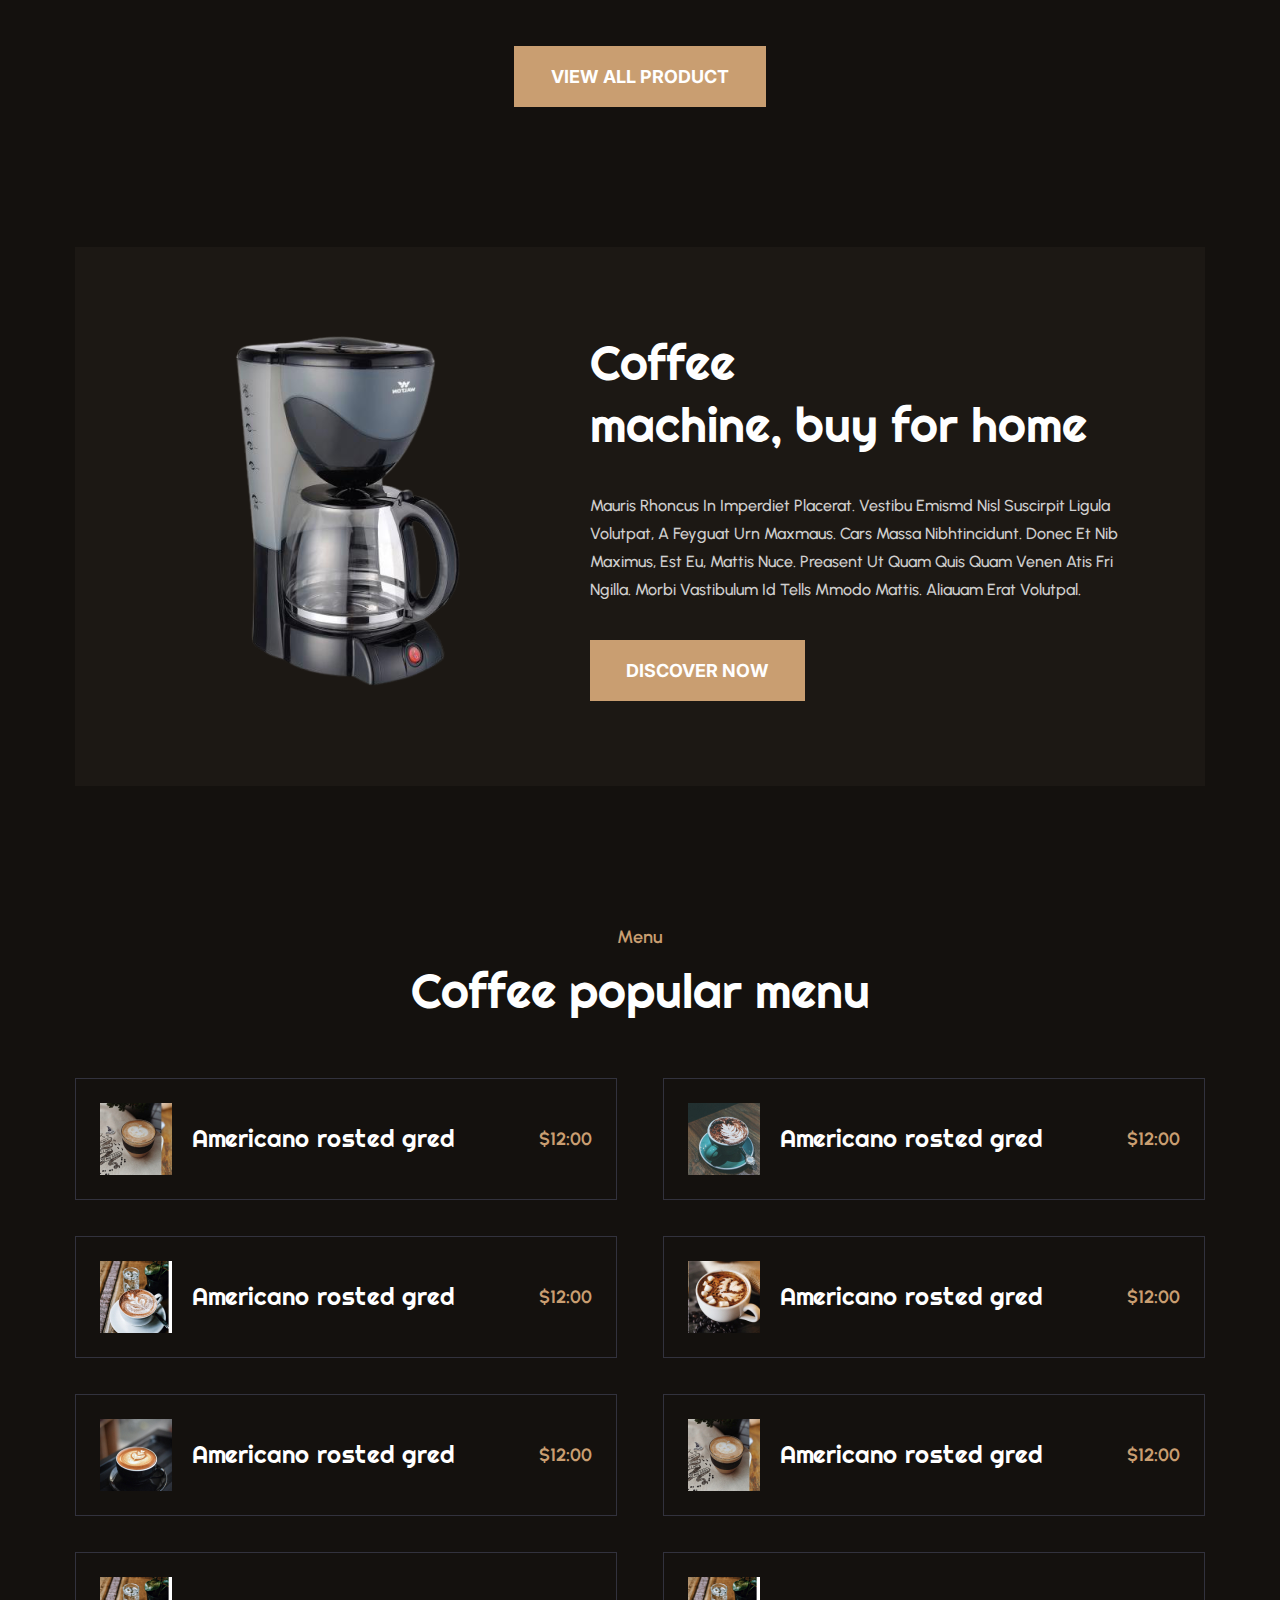
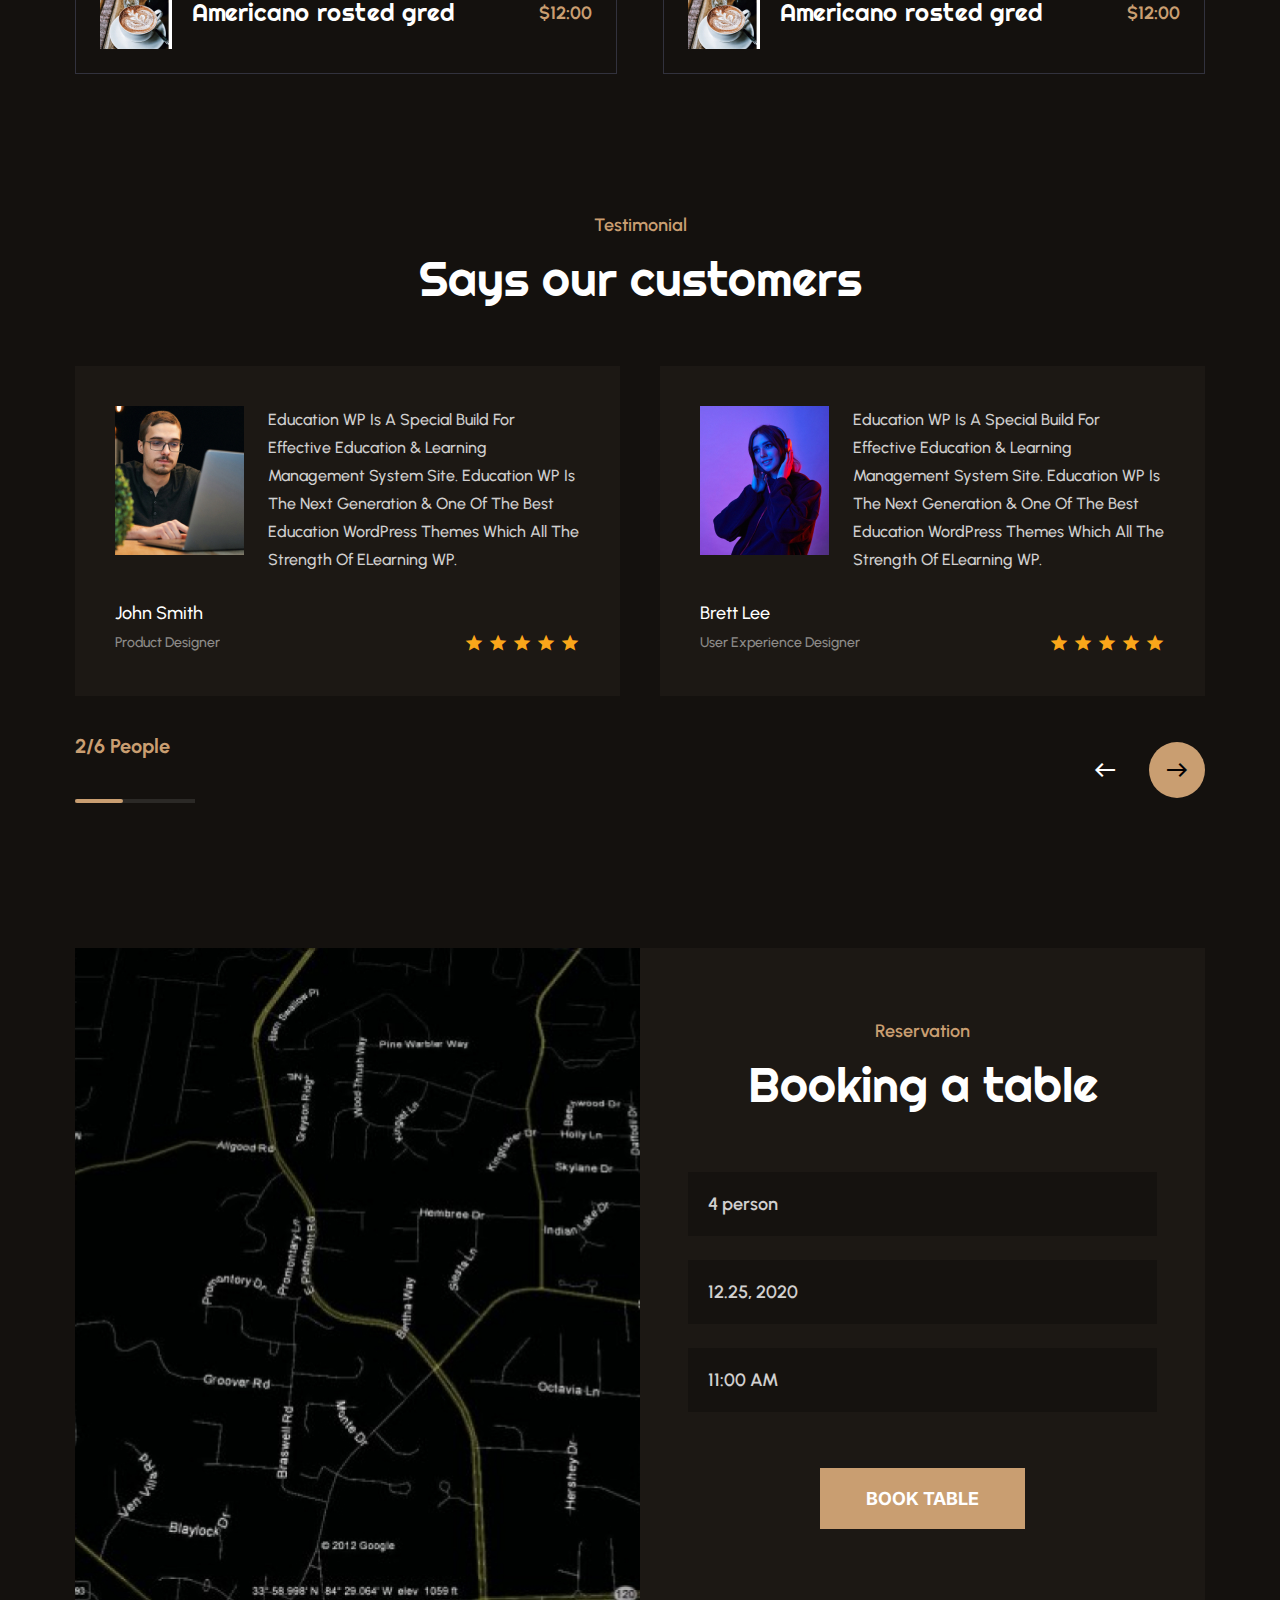
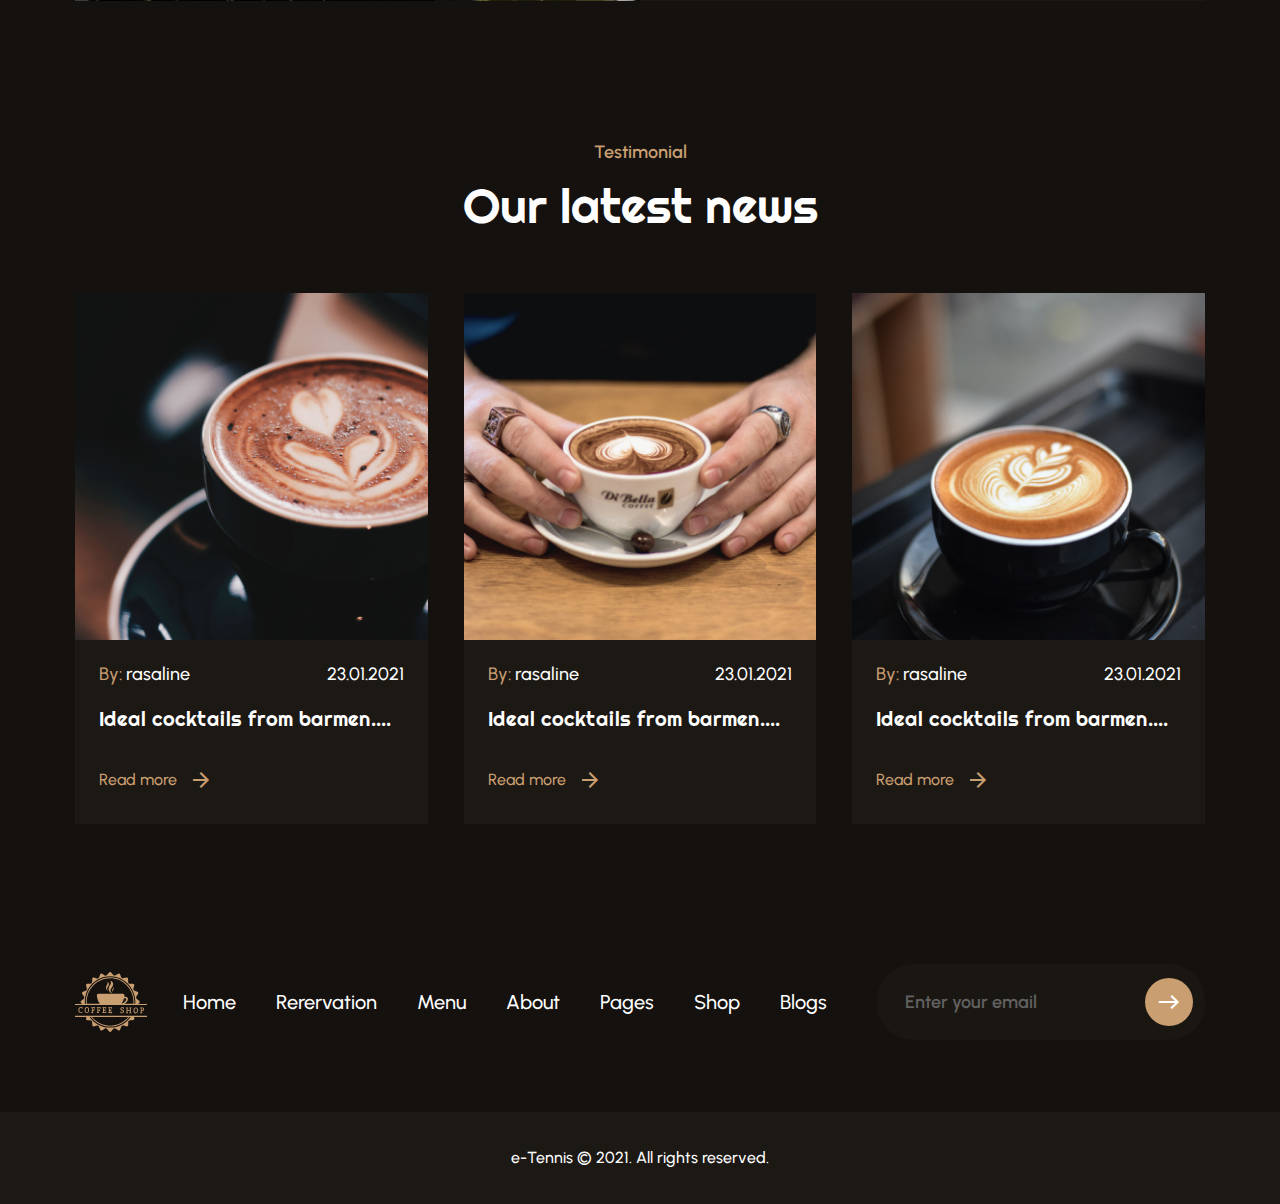
<file: Coffee/index.html>
<!DOCTYPE html>
<html lang="en">
<head>
    <meta charset="UTF-8">
    <meta http-equiv="X-UA-Compatible" content="IE=edge">
    <meta name="viewport" content="width=device-width, initial-scale=1.0">
    <title>Coffeee shop</title>
    <link rel="stylesheet" href="https://fonts.googleapis.com/css2?family=Material+Icons+Outlined">
    <link rel="stylesheet" href="style.css">
</head>
<body>
    <header id="header-section">
        <div class="container container-header">
            <div class="header">
                <nav class="nav-main">
                    <ul class="nav-main__list">
                        <li class="nav-main__item">
                            <a class="nav-main__link nav-main__link_selected" href="#">Home</a>
                        </li>
                        <li class="nav-main__item">
                            <a class="nav-main__link" href="#">About</a>
                        </li>
                        <li class="nav-main__item">
                            <a class="nav-main__link" href="#">Menu</a>
                        </li>
                        <li class="nav-main__item">
                            <a class="nav-main__link" href="#">Reservation</a>
                        </li>
                    </ul>
                    <img class="header__logo" src="img/logo.svg" alt="#">
                    <ul class="nav-main__list">
                        <li class="nav-main__item">
                            <a class="nav-main__link" href="#">Pages</a>
                        </li>
                        <li class="nav-main__item">
                            <a class="nav-main__link" href="#">Shop</a>
                        </li>
                        <li class="nav-main__item">
                            <a class="nav-main__link" href="#">Contact</a>
                        </li>
                    </ul>
                </nav>
                <div class="header-action">
                    <button class="header-action__search material-icons-outlined">search</button>
                    <button class="header-action__cart material-icons-outlined">local_mall</button>
                </div>
            </div>
        </div>
    </header>
    <main>
        <section id="banner-section">
            <div class="container">
                <div class="banner">
                    <div class="banner-info">
                        <h2 class="banner__header">Enjoy Your Morning Coffee.</h2>
                        <p class="banner__text">The coofee is brewed by fist roasting the green coffee beans over hot coals in brazier. given to Opportunity</p>
                        <button class="banner__btn btn-primary">Test Coffee</button>
                    </div>
                    <button class="banner-video__btn">Play video</button>
                </div>
            </div>
        </section>
        <div class="container">
            <ol class="features section-main">
                <li class="features__item">
                    <span class="features__item_dark">01</span>Best Coffee Flavour
                    <img class="features__img" src="img/feature-1.jpg" alt="#">
                </li>
                <li class="features__item">
                    <span class="features__item_dark">02</span>Place to get lost
                    <img class="features__img" src="img/feature-2.jpg" alt="#">
                </li>
                <li class="features__item">
                    <span class="features__item_dark">03</span>Proper roesting
                    <img class="features__img" src="img/feature-3.jpg" alt="#">
                </li>
            </ol>
        </div>
        <section id="history-section" class="section-main">
            <div class="container">
                <div class="history-wrap">
                    <img class="history-wrap__img" src="img/feature-2.jpg" alt="#">
                    <img class="history-wrap__img" src="img/feature-4.jpg" alt="#">
                    <img class="history-wrap__img" src="img/feature-1.jpg" alt="#">
                    <div class="history">
                        <h2 class="history__title section-title">Our history</h2>
                        <h3 class="history__subtitle section-subtitle">Create a<br>
                            new story with us</h3>
                        <p class="history__text section__text">mauris rhoncus in imperdiet placerat. vestibu emismd nisl suscirpit ligula volutpat, a feyguat urn maxmaus. cars massa nibhtincidunt. donec et nibh maximus, est eu, mattis nuce. preasent ut quam quis quam venen atis fringilla. morbi vastibulum id tells mmodo mattis. aliauam erat volutpal.</p>
                    </div>
                </div>
            </div>
        </section>
        <section id="popular-section" class="section-main">
            <div class="container">
                <h2 class="section-title">Popular Product</h2>
                <h3 class="section-subtitle">Coffee popular Product</h3>
                <div class="popular-wrap">
                    <div class="popular">
                        <img class="popular__img" src="img/popular-1.jpg" alt="#">
                        <div class="rating">
                            <h4 class="rating__title">COFFEE</h4>
                            <ul class="rating__list">
                                <li class="rating__item material-icons-outlined">star</li>
                                <li class="rating__item material-icons-outlined">star</li>
                                <li class="rating__item material-icons-outlined">star</li>
                                <li class="rating__item material-icons-outlined">star</li>
                                <li class="rating__item material-icons-outlined">star_border</li>
                            </ul>
                        </div>
                        <h3 class="popular__title">brazil coffee gred</h3>
                        <b class="popular__price">Price - <strong class="popular__price_dark">$320.00/</strong> $358</b>
                        <button class="popular__btn btn-primary"><span class="material-icons-outlined">local_mall</span>Add to cart</button>
                    </div>
                    <div class="popular">
                        <img class="popular__img" src="img/popular-1.jpg" alt="#">
                        <div class="rating">
                            <h4 class="rating__title">COFFEE</h4>
                            <ul class="rating__list">
                                <li class="rating__item material-icons-outlined">star</li>
                                <li class="rating__item material-icons-outlined">star</li>
                                <li class="rating__item material-icons-outlined">star</li>
                                <li class="rating__item material-icons-outlined">star</li>
                                <li class="rating__item material-icons-outlined">star_border</li>
                            </ul>
                        </div>
                        <h3 class="popular__title">brazil coffee gred</h3>
                        <b class="popular__price">Price - <strong class="popular__price_dark">$320.00/</strong> $358</b>
                        <button class="popular__btn btn-primary"><span class="material-icons-outlined">local_mall</span>Add to cart</button>
                    </div>
                    <div class="popular">
                        <img class="popular__img" src="img/popular-1.jpg" alt="#">
                        <div class="rating">
                            <h4 class="rating__title">COFFEE</h4>
                            <ul class="rating__list">
                                <li class="rating__item material-icons-outlined">star</li>
                                <li class="rating__item material-icons-outlined">star</li>
                                <li class="rating__item material-icons-outlined">star</li>
                                <li class="rating__item material-icons-outlined">star</li>
                                <li class="rating__item material-icons-outlined">star_border</li>
                            </ul>
                        </div>
                        <h3 class="popular__title">brazil coffee gred</h3>
                        <b class="popular__price">Price - <strong class="popular__price_dark">$320.00/</strong> $358</b>
                        <button class="popular__btn btn-primary"><span class="material-icons-outlined">local_mall</span>Add to cart</button>
                    </div>
                </div>
                <a class="popular__link btn-primary" href="#">View all product</a>
            </div>
        </section>
        <section id="discover-section" class="section-main">
            <div class="container">
                <div class="discover-wrap">
                    <img class="discover-img" src="img/discover.png" alt="#">
                    <div class="discover">
                        <h3 class="discover__title section-subtitle">Coffee<br> machine, buy for home</h3>
                        <p class="section__text">mauris rhoncus in imperdiet placerat. vestibu emismd nisl suscirpit ligula volutpat, a feyguat urn maxmaus. cars massa nibhtincidunt. donec et nib maximus, est eu, mattis nuce. preasent ut quam quis quam venen atis fri ngilla. morbi vastibulum id tells mmodo mattis. aliauam erat volutpal.</p>
                        <a class="discover__link btn-primary" href="#">Discover now</a>
                    </div>
                </div>
            </div>
        </section>
        <section id="menu-section" class="section-main">
            <div class="container">
                <h2 class="section-title">Menu</h2>
                <h3 class="section-subtitle">Coffee popular menu</h3>
                <ul class="menu-wrap">
                    <li class="menu">
                        <img class="menu__img" src="img/menu-1.jpg" alt="#">
                        <h3 class="menu__title">Americano rosted gred</h3>
                        <b class="menu__price">$12:00</b>
                    </li>
                    <li class="menu">
                        <img class="menu__img" src="img/menu-2.jpg" alt="#">
                        <h3 class="menu__title">Americano rosted gred</h3>
                        <b class="menu__price">$12:00</b>
                    </li>
                    <li class="menu">
                        <img class="menu__img" src="img/menu-3.jpg" alt="#">
                        <h3 class="menu__title">Americano rosted gred</h3>
                        <b class="menu__price">$12:00</b>
                    </li>
                    <li class="menu">
                        <img class="menu__img" src="img/menu-4.jpg" alt="#">
                        <h3 class="menu__title">Americano rosted gred</h3>
                        <b class="menu__price">$12:00</b>
                    </li>
                    <li class="menu">
                        <img class="menu__img" src="img/menu-5.jpg" alt="#">
                        <h3 class="menu__title">Americano rosted gred</h3>
                        <b class="menu__price">$12:00</b>
                    </li>
                    <li class="menu">
                        <img class="menu__img" src="img/menu-1.jpg" alt="#">
                        <h3 class="menu__title">Americano rosted gred</h3>
                        <b class="menu__price">$12:00</b>
                    </li>
                    <li class="menu">
                        <img class="menu__img" src="img/menu-3.jpg" alt="#">
                        <h3 class="menu__title">Americano rosted gred</h3>
                        <b class="menu__price">$12:00</b>
                    </li>
                    <li class="menu">
                        <img class="menu__img" src="img/menu-3.jpg" alt="#">
                        <h3 class="menu__title">Americano rosted gred</h3>
                        <b class="menu__price">$12:00</b>
                    </li>
                </ul>
            </div>
        </section>
        <section id="testimonial-section" class="section-main">
            <div class="container">
                <h2 class="section-title">Testimonial</h2>
                <h3 class="section-subtitle">Says our customers</h3>
                <div class="testimonial-wrap">
                    <div class="testimonial">
                        <div class="testimonial-data">
                            <img class="testimonial__img" src="img/testimonial-1.jpg" alt="#">
                            <p class="testimonial__text section__text">Education WP is a special build for effective education & Learning Management System site. Education WP is the next generation & one of the best education WordPress themes which all the strength of eLearning WP.</p>
                        </div>
                        <div class="testimonial-info">
                            <div class="testimonial-person">
                                <span class="testimonial__name">John Smith</span>
                                <span class="testimonial__position">Product Designer</span>
                            </div>
                            <ul class="testimonial__list rating__list">
                                <li class="rating__item material-icons-outlined">star</li>
                                <li class="rating__item material-icons-outlined">star</li>
                                <li class="rating__item material-icons-outlined">star</li>
                                <li class="rating__item material-icons-outlined">star</li>
                                <li class="rating__item material-icons-outlined">star</li>
                            </ul>
                        </div>
                    </div>
                    <div class="testimonial">
                        <div class="testimonial-data">
                            <img class="testimonial__img" src="img/testimonial-2.jpg" alt="#">
                            <p class="testimonial__text section__text">Education WP is a special build for effective education & Learning Management System site. Education WP is the next generation & one of the best education WordPress themes which all the strength of eLearning WP.</p>
                        </div>
                        <div class="testimonial-info">
                            <div class="testimonial-person">
                                <span class="testimonial__name">Brett Lee</span>
                                <span class="testimonial__position">User Experience Designer</span>
                            </div>
                            <ul class="testimonial__list rating__list">
                                <li class="rating__item material-icons-outlined">star</li>
                                <li class="rating__item material-icons-outlined">star</li>
                                <li class="rating__item material-icons-outlined">star</li>
                                <li class="rating__item material-icons-outlined">star</li>
                                <li class="rating__item material-icons-outlined">star</li>
                            </ul>
                        </div>
                    </div>
                </div>
                <div class="testimonial-action">
                    <div class="testimonial-count">
                        <b class="testimonial-count__text">2/6 People</b>
                        <progress class="testimonial-count__progress" value="40" max="100"></progress>
                    </div>
                    <div class="testimonial-btn-wrap">
                        <button class="testimonial-btn material-icons-outlined">west</button>
                        <button class="testimonial-btn material-icons-outlined testimonial-btn_active">east</button>
                    </div>
                </div>
            </div>
        </section>
        <section id="section-reservation" class="section-main">
            <div class="container">
                <div class="reservation-wrap">
                    <div class="reservation-map"></div>
                    <form class="reservation">
                        <h2 class="reservation__title section-title">Reservation</h2>
                        <h3 class="reservation__subtitle section-subtitle">Booking a table</h3>
                        <input class="reservation__input" type="text" value="4 person">
                        <input class="reservation__input" type="text" value="12.25, 2020">
                        <input class="reservation__input" type="text" value="11:00 AM">
                        <button class="reservation__btn btn-primary">BOOK TABLE</button>
                    </form>
                </div>
            </div>
        </section>
        <section id="section-news" class="section-main">
            <div class="container">
                <h2 class="section-title">Testimonial</h2>
                <h3 class="section-subtitle">Our latest news</h3>
                <div class="news-wrap">
                    <div class="news">
                        <img class="news__img" src="img/news-1.jpg" alt="#">
                        <div class="news-description">
                            <div class="news-info">
                                <span class="news__author"><span class="news__author_dark">By: </span>rasaline</span>
                                <time class="news__date" datetime="2021-01-21">23.01.2021</time>
                            </div>
                            <p class="news__text">Ideal cocktails from barmen....</p>
                            <a class="news__link" href="#">Read more <span class="material-icons-outlined">arrow_forward</span></a>
                        </div>
                    </div>
                    <div class="news">
                        <img class="news__img" src="img/news-2.jpg" alt="#">
                        <div class="news-description">
                            <div class="news-info">
                                <span class="news__author"><span class="news__author_dark">By: </span>rasaline</span>
                                <time class="news__date" datetime="2021-01-21">23.01.2021</time>
                            </div>
                            <p class="news__text">Ideal cocktails from barmen....</p>
                            <a class="news__link" href="#">Read more <span class="material-icons-outlined">arrow_forward</span></a>
                        </div>
                    </div>
                    <div class="news">
                        <img class="news__img" src="img/news-3.jpg" alt="#">
                        <div class="news-description">
                            <div class="news-info">
                                <span class="news__author"><span class="news__author_dark">By: </span>rasaline</span>
                                <time class="news__date" datetime="2021-01-21">23.01.2021</time>
                            </div>
                            <p class="news__text">Ideal cocktails from barmen....</p>
                            <a class="news__link" href="#">Read more <span class="material-icons-outlined">arrow_forward</span></a>
                        </div>
                    </div>
                </div>
            </div>
        </section>
        <footer id="footer-section">
            <div class="container">
                <div class="footer">
                    <img class="footer__img" src="img/logo.svg" alt="#">
                    <ul class="footer__list">
                        <li class="footer__item">
                            <a class="footer__link" href="#">Home</a>
                        </li>
                        <li class="footer__item">
                            <a class="footer__link" href="#">Rerervation</a>
                        </li>
                        <li class="footer__item">
                            <a class="footer__link" href="#">Menu</a>
                        </li>
                        <li class="footer__item">
                            <a class="footer__link" href="#">About</a>
                        </li>
                        <li class="footer__item">
                            <a class="footer__link" href="#">Pages</a>
                        </li>
                        <li class="footer__item">
                            <a class="footer__link" href="#">Shop</a>
                        </li>
                        <li class="footer__item">
                            <a class="footer__link" href="#">Blogs</a>
                        </li>
                    </ul>
                    <form class="footer-form">
                        <input class="footer__input" type="email" placeholder="Enter your email">
                        <button class="footer-form__btn material-icons-outlined">east</button>
                    </form>
                </div>
            </div>
            <div class="footer-copyright">
                <div class="container">
                    <p class="footer-copyright__text">e-Tennis © 2021. All rights reserved.</p>
                </div>
            </div>
        </footer>
    </main>
</body>
</html>
</file>
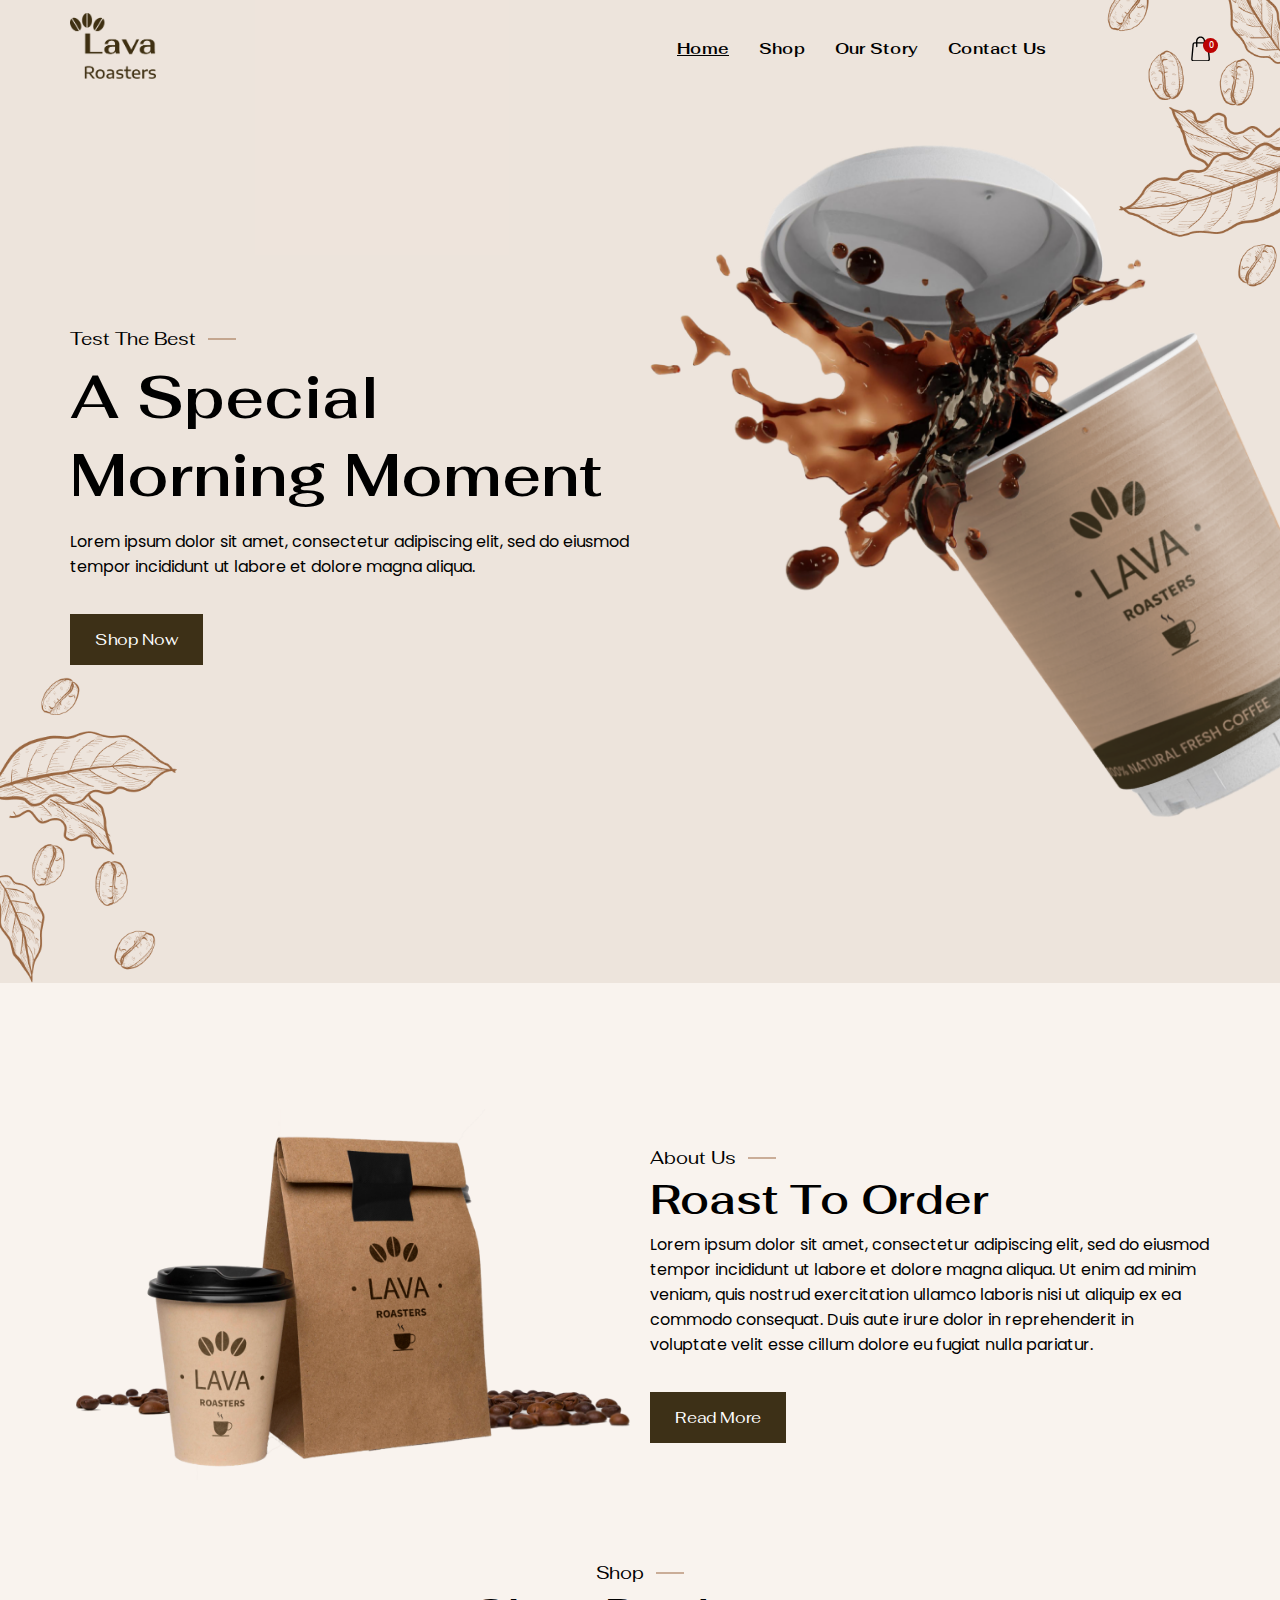
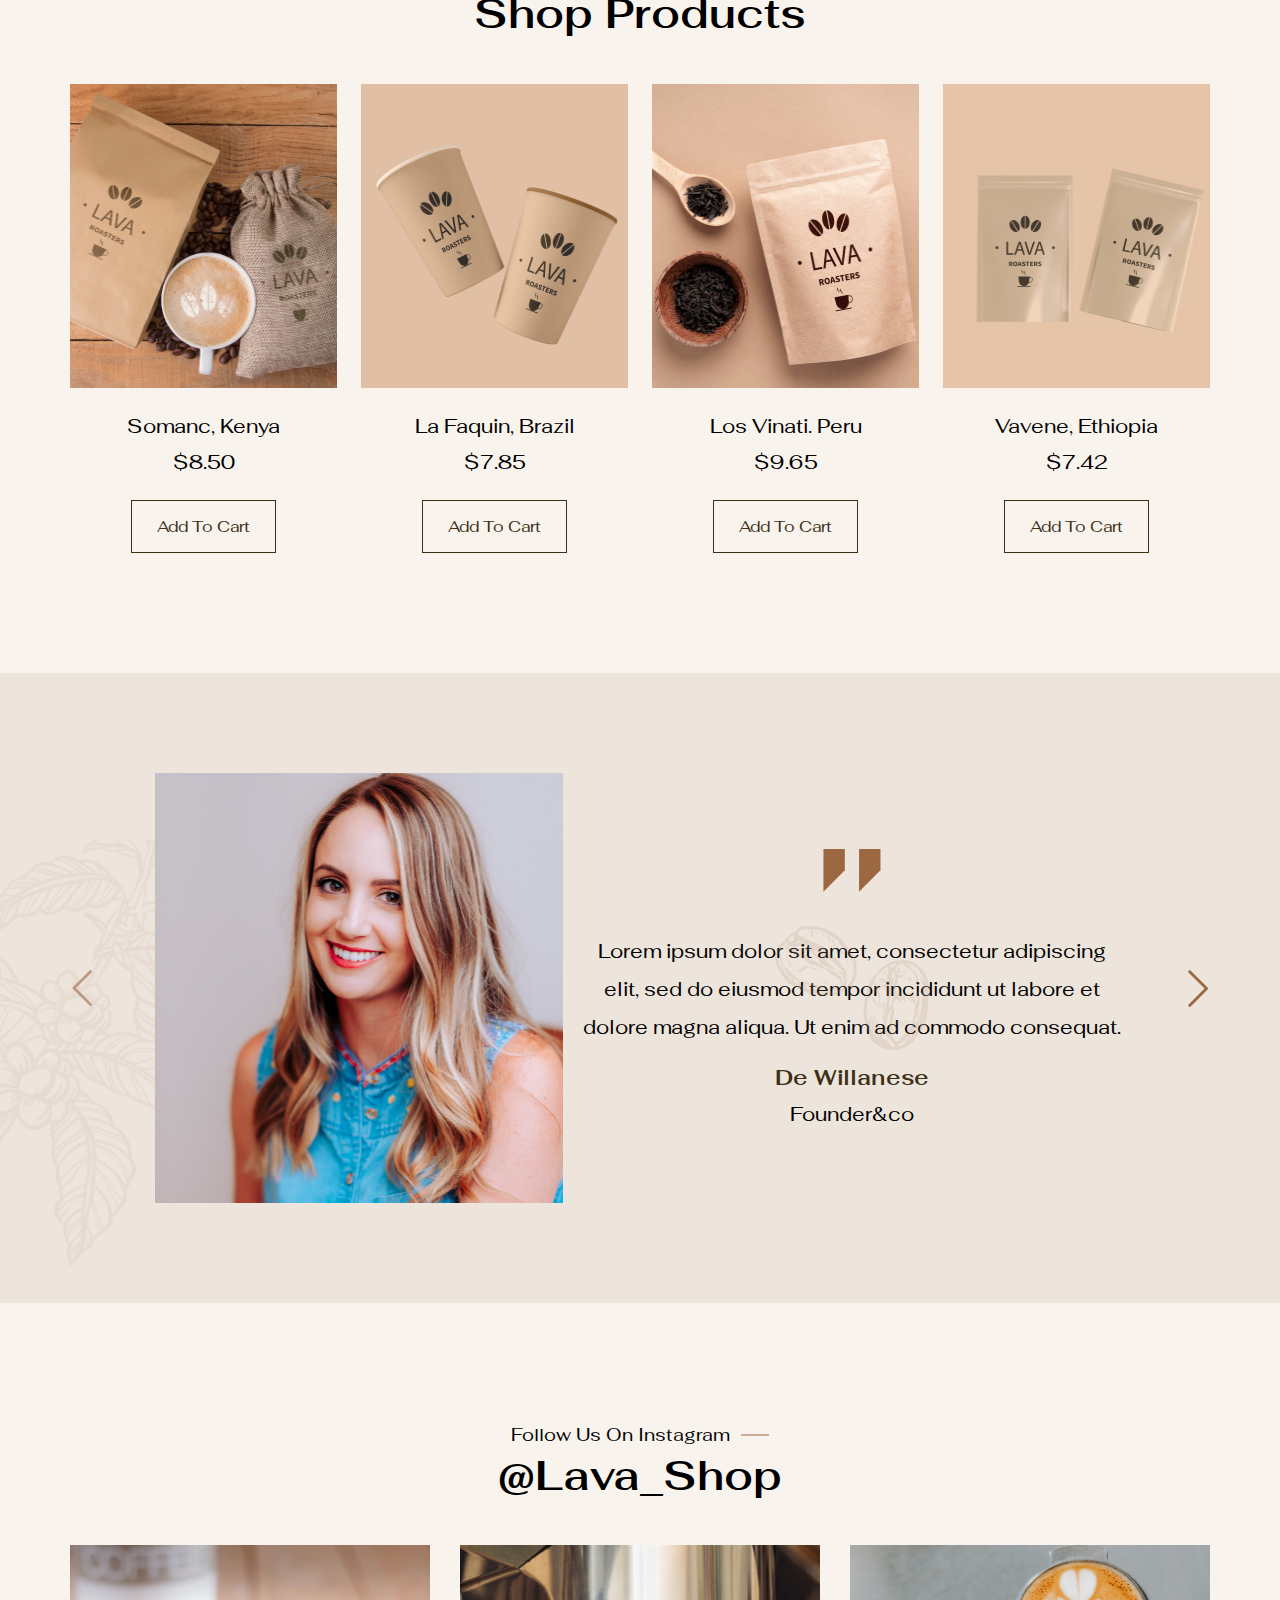
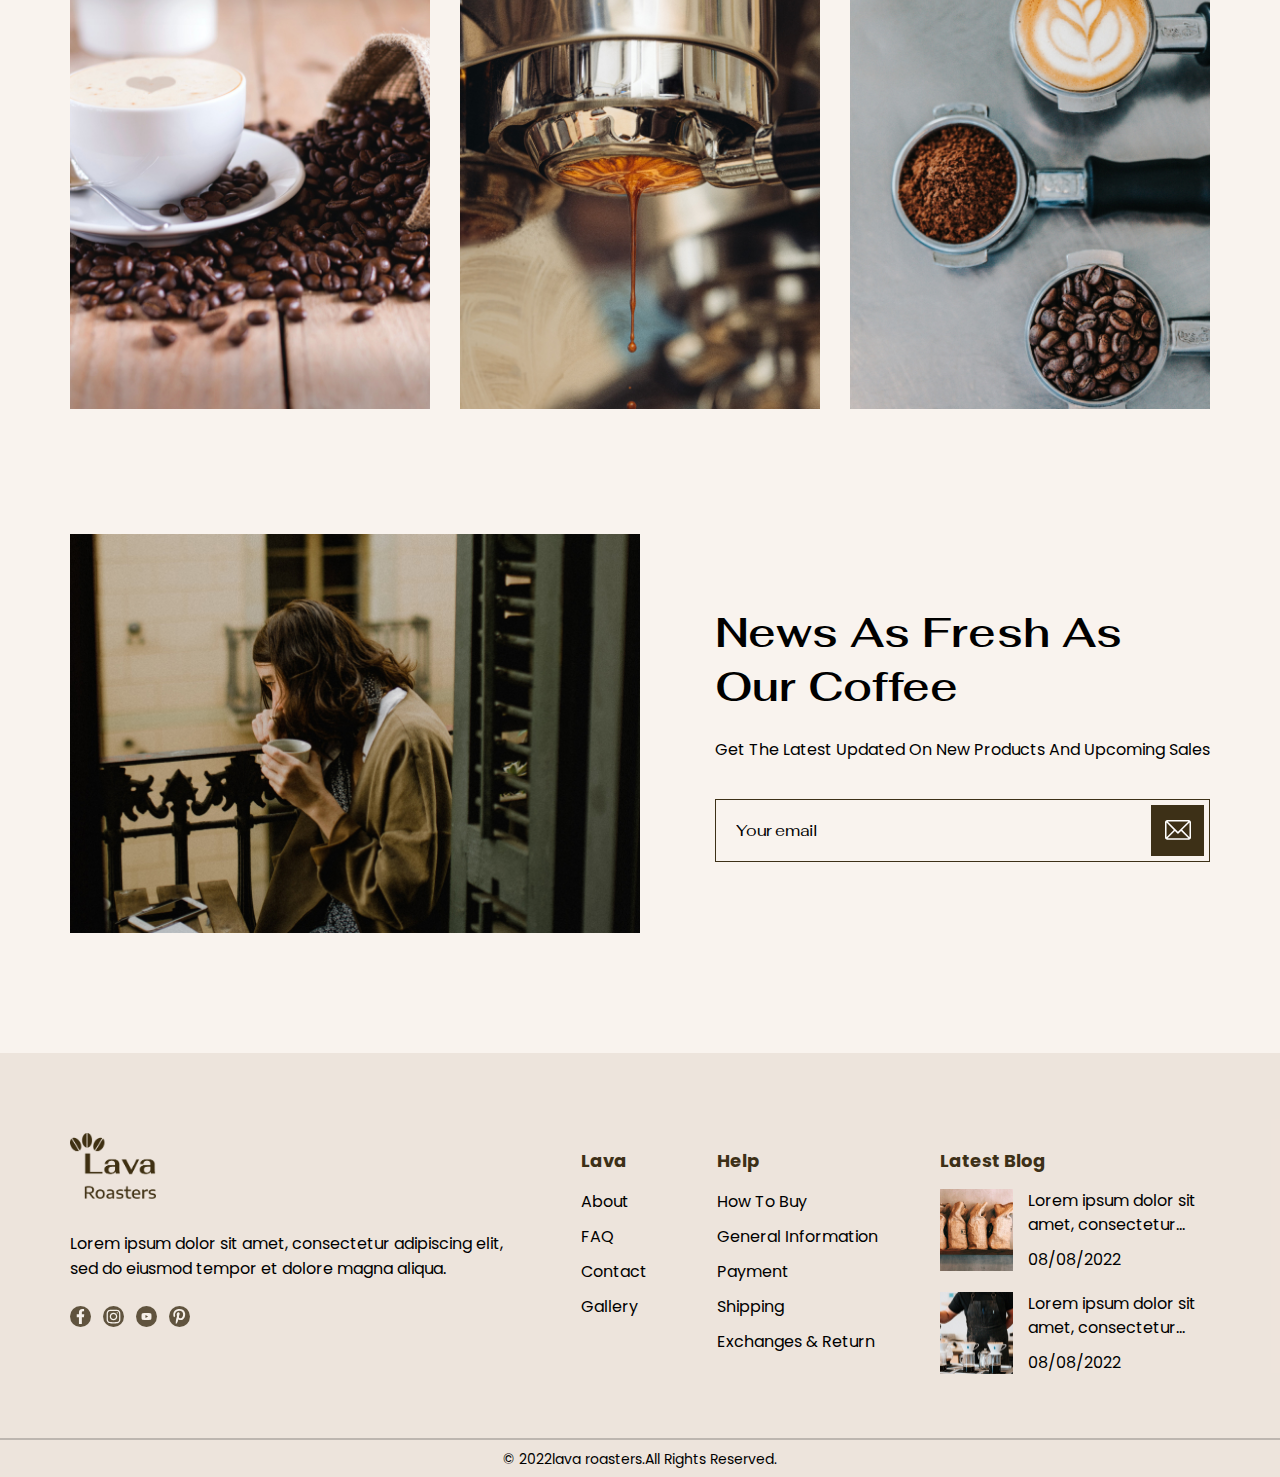
<file: Lava/index.html>
<!DOCTYPE html>
<html lang="en">
<head>
    <meta charset="UTF-8">
    <meta name="viewport" content="width=device-width, initial-scale=1.0">
    <title>Lava roasters</title>
    <link rel="stylesheet" href="style.css">
</head>
<body>
    <div class="banner-wrap">
        <header id="header-section">
            <div class="container">
                <div class="header">
                    <a class="header-logo" href="/">
                        <img class="header-logo__img" src="img/logo.png" alt="#">
                    </a>
                    <nav class="nav-main">  
                        <ul class="nav-main__list">
                            <li class="nav-main__item">
                                <a class="nav-main__link nav-main__link_selected" href="#">Home</a>
                            </li>
                            <li class="nav-main__item">
                                <a class="nav-main__link" href="shop.html">Shop</a>
                            </li>
                            <li class="nav-main__item">
                                <a class="nav-main__link" href="about.html">Our Story</a>
                            </li>
                            <li class="nav-main__item">
                                <a class="nav-main__link" href="contact.html">Contact Us</a>
                            </li>
                        </ul>
                    </nav>
                    <button class="cart-btn">
                        <span class="cart-btn__badge">0</span>
                    </button>
                </div>
            </div>
        </header>
        <section id="banner-section">
            <div class="container">
                <div class="banner">
                    <h2 class="section-title">Test The Best</h2>
                    <b class="banner__subtitle">A Special <br>Morning Moment</b>
                    <p class="banner__text">Lorem ipsum dolor sit amet, consectetur adipiscing elit, sed do eiusmod tempor incididunt ut labore et dolore magna aliqua.</p>
                    <a class="btn-primary" href="#">Shop Now</a>
                </div>
                <div class="banner-img"></div>
            </div>
        </section>
    </div>
    <section id="about-section">
        <div class="container">
            <div class="about-wrap">
                <img class="about-img" src="img/about.png" alt="#">
                <div class="about">
                    <h2 class="section-title">About Us</h2>
                    <b class="section-subtitle about__subtitle">Roast To Order</b>
                    <p class="about__text">Lorem ipsum dolor sit amet, consectetur adipiscing elit, sed do eiusmod tempor incididunt ut labore et dolore magna aliqua. Ut enim ad minim veniam, quis nostrud exercitation ullamco laboris nisi ut aliquip ex ea commodo consequat. Duis aute irure dolor in reprehenderit in voluptate velit esse cillum dolore eu fugiat nulla pariatur.</p>
                    <a class="btn-primary" href="#">Read More</a>
                </div>
            </div>
        </div>
    </section>
    <section id="shop-section">
        <div class="container">
            <h2 class="section-title">Shop</h2>
            <b class="section-subtitle shop__subtitle">Shop Products</b>
            <div class="shop-wrap">
                <div class="shop">
                    <img class="shop__img" src="img/shop1.jpg" alt="#">
                    <span class="shop__name">Somanc, Kenya</span>
                    <span class="shop__price">$8.50</span>
                    <button class="shop__btn">Add To Cart</button>
                </div>
                <div class="shop">
                    <img class="shop__img" src="img/shop2.jpg" alt="#">
                    <span class="shop__name">La Faquin, Brazil</span>
                    <span class="shop__price">$7.85</span>
                    <button class="shop__btn">Add To Cart</button>
                </div>
                <div class="shop">
                    <img class="shop__img" src="img/shop3.jpg" alt="#">
                    <span class="shop__name">Los Vinati. Peru</span>
                    <span class="shop__price">$9.65</span>
                    <button class="shop__btn">Add To Cart</button>
                </div>
                <div class="shop">
                    <img class="shop__img" src="img/shop4.jpg" alt="#">
                    <span class="shop__name">Vavene, Ethiopia</span>
                    <span class="shop__price">$7.42</span>
                    <button class="shop__btn">Add To Cart</button>
                </div>
            </div>
        </div>
    </section>
    <section id="feedback-section">
        <div class="container">
            <div class="feedback">
                <img class="feedback__img" src="img/feedback1.jpg" alt="#">
                <div class="feedback-info">
                    <p class="feedback__text">Lorem ipsum dolor sit amet, consectetur adipiscing elit, sed do eiusmod tempor incididunt ut labore et dolore magna aliqua. Ut enim ad commodo consequat.</p>
                    <b class="feedback__name">De Willanese</b>
                    <span class="feedback__position">Founder&co</span>
                </div>
                <button class="feedback__btn_back"></button>
                <button class="feedback__btn_fwd"></button>
            </div>
        </div>
    </section>
    <section id="blog-section">
        <div class="container">
            <h2 class="section-title">Follow Us On Instagram</h2>
            <b class="section-subtitle blog__subtitle">@Lava_Shop</b>
            <div class="blog">
                <a class="blog__link" href="" target="_blank">
                    <img class="blog__img" src="img/blog1.jpg" alt="#">
                </a>
                <a class="blog__link" href="" target="_blank">
                    <img class="blog__img" src="img/blog2.jpg" alt="#">
                </a>
                <a class="blog__link" href="" target="_blank">
                    <img class="blog__img" src="img/blog3.jpg" alt="#">
                </a>
            </div>
        </div>
    </section>
    <section id="news-section">
        <div class="container">
            <div class="news-wrap">
                <img class="news-img" src="img/news.jpg" alt="#">
                <div class="news">
                    <b class="section-subtitle">News As Fresh As <br>Our Coffee</b>
                    <p class="news__text">Get The Latest Updated On New Products And Upcoming Sales</p>
                    <form class="news-form">
                        <input class="news-form__input" type="text" placeholder="Your email">
                        <button class="news-form__btn"></button>
                    </form>
                </div>
            </div>
        </div>
    </section>
    <section id="footer-section">
        <div class="container">
            <div class="footer-wrap">
                <div class="footer-info">
                    <img class="footer-info__img" src="img/logo.png" alt="#">
                    <p class="footer-info__text">Lorem ipsum dolor sit amet, consectetur adipiscing elit,
                        sed do eiusmod tempor et dolore magna aliqua.</p>
                    <div class="footer-social">
                        <a class="footer-social__link" href="#" target="_blank"></a>
                        <a class="footer-social__link" href="#" target="_blank"></a>
                        <a class="footer-social__link" href="#" target="_blank"></a>
                        <a class="footer-social__link" href="#" target="_blank"></a>
                    </div>
                </div>
                <nav class="footer-nav-wrap">
                    <div class="footer-nav">
                        <h3 class="footer__title">Lava</h3>
                        <ul class="footer-nav__list">
                            <li class="footer-nav__item">
                                <a class="footer-nav__link" href="#">About</a>
                            </li>
                            <li class="footer-nav__item">
                                <a class="footer-nav__link" href="#">FAQ</a>
                            </li>
                            <li class="footer-nav__item">
                                <a class="footer-nav__link" href="#">Contact</a>
                            </li>
                            <li class="footer-nav__item">
                                <a class="footer-nav__link" href="#">Gallery</a>
                            </li>
                        </ul>
                    </div>
                    <div class="footer-nav">
                        <h3 class="footer__title">Help</h3>
                        <ul class="footer-nav__list">
                            <li class="footer-nav__item">
                                <a class="footer-nav__link" href="#">How To Buy</a>
                            </li>
                            <li class="footer-nav__item">
                                <a class="footer-nav__link" href="#">General Information</a>
                            </li>
                            <li class="footer-nav__item">
                                <a class="footer-nav__link" href="#">Payment</a>
                            </li>
                            <li class="footer-nav__item">
                                <a class="footer-nav__link" href="#">Shipping</a>
                            </li>
                            <li class="footer-nav__item">
                                <a class="footer-nav__link" href="#">Exchanges & Return</a>
                            </li>
                        </ul>
                    </div>
                </nav>
                <div class="footer-blog-wrap">
                    <h3 class="footer__title">Latest Blog</h3>
                    <div class="footer-blog">
                        <img class="footer-blog__img" src="img/footer-blog1.jpg" alt="#">
                        <div class="footer-blog__info">
                            <a class="footer-blog__link" href="#">Lorem ipsum dolor sit amet, consectetur...</a>
                            <time datetime="2022-08-08">08/08/2022</time>
                        </div>
                    </div>
                    <div class="footer-blog">
                        <img class="footer-blog__img" src="img/footer-blog2.jpg" alt="#">
                        <div class="footer-blog__info">
                            <a class="footer-blog__link" href="#">Lorem ipsum dolor sit amet, consectetur...</a>
                            <time datetime="2022-08-08">08/08/2022</time>
                        </div>
                    </div>
                </div>
            </div>
        </div>
        <hr class="footer-line">
        <div class="container">
            <p class="footer-copyright">© 2022lava roasters.All Rights Reserved.</p>
        </div>
    </section>
</body>
</html>
</file>
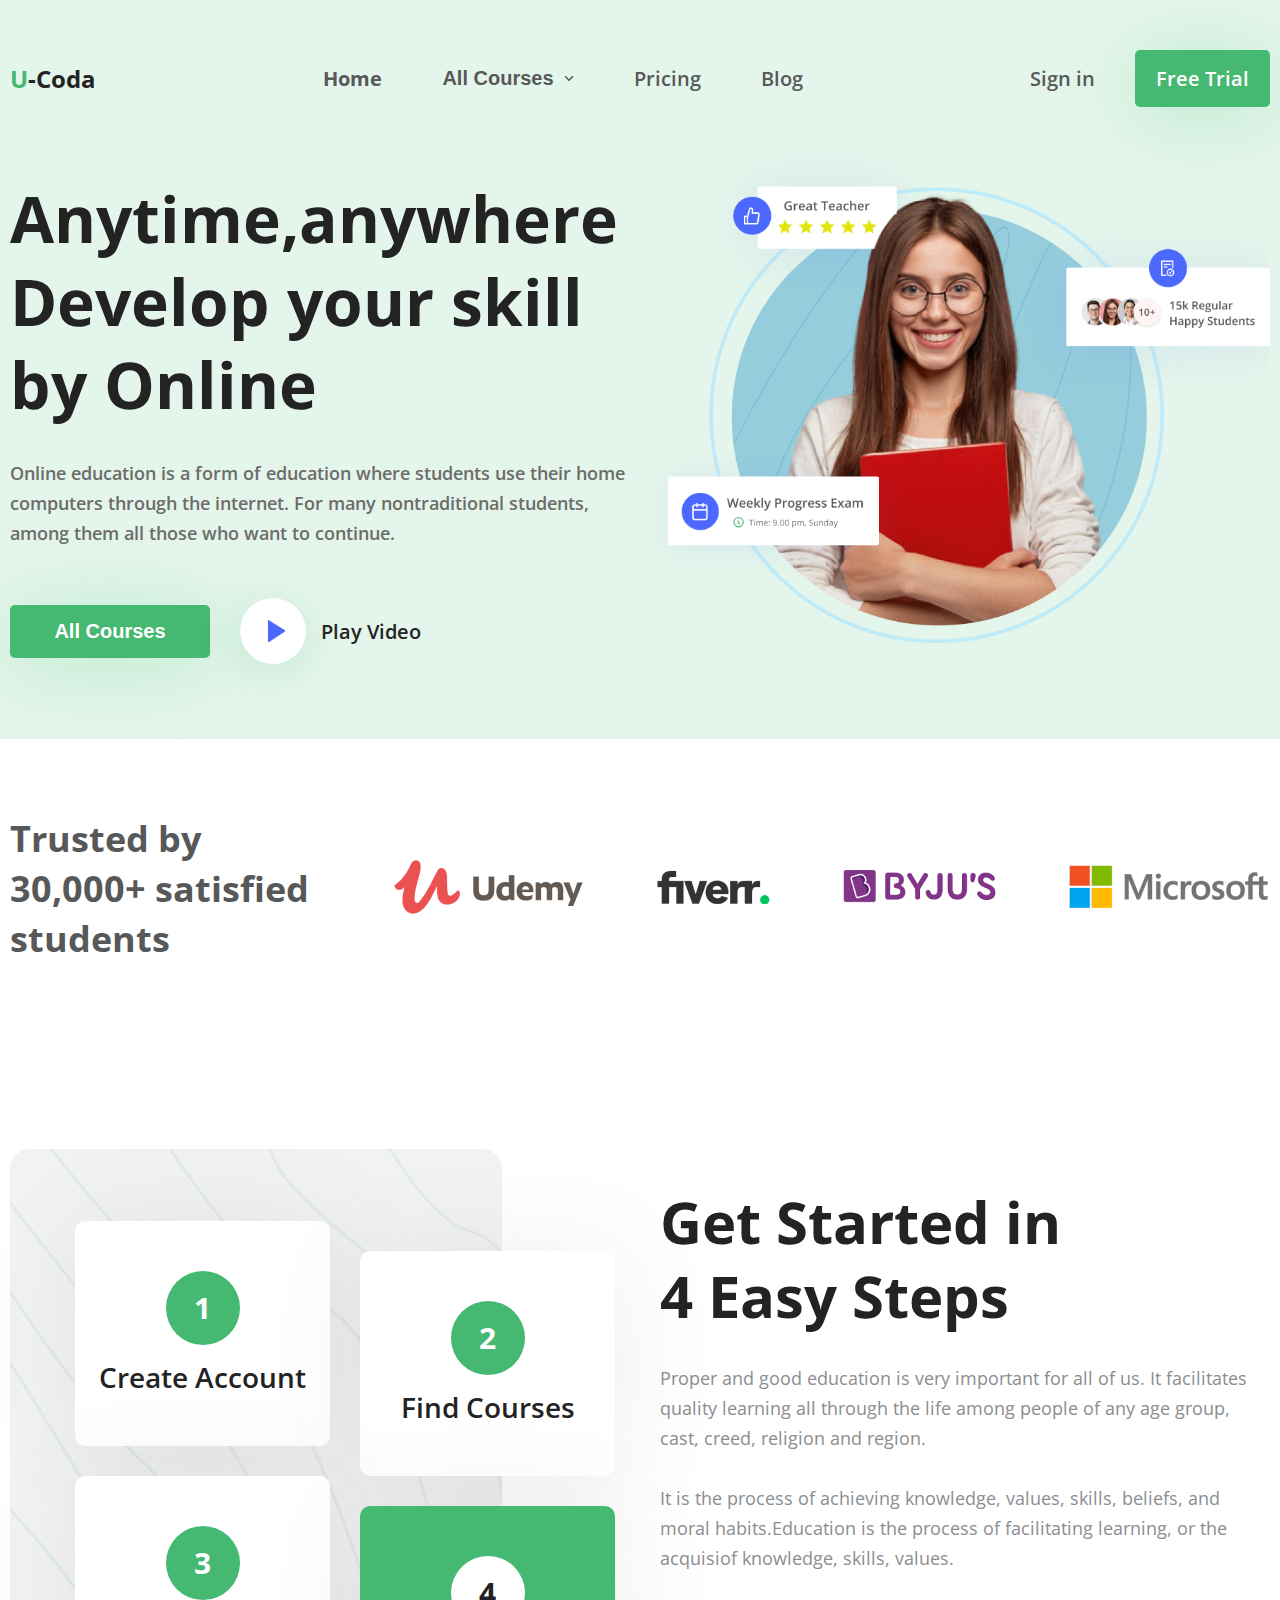
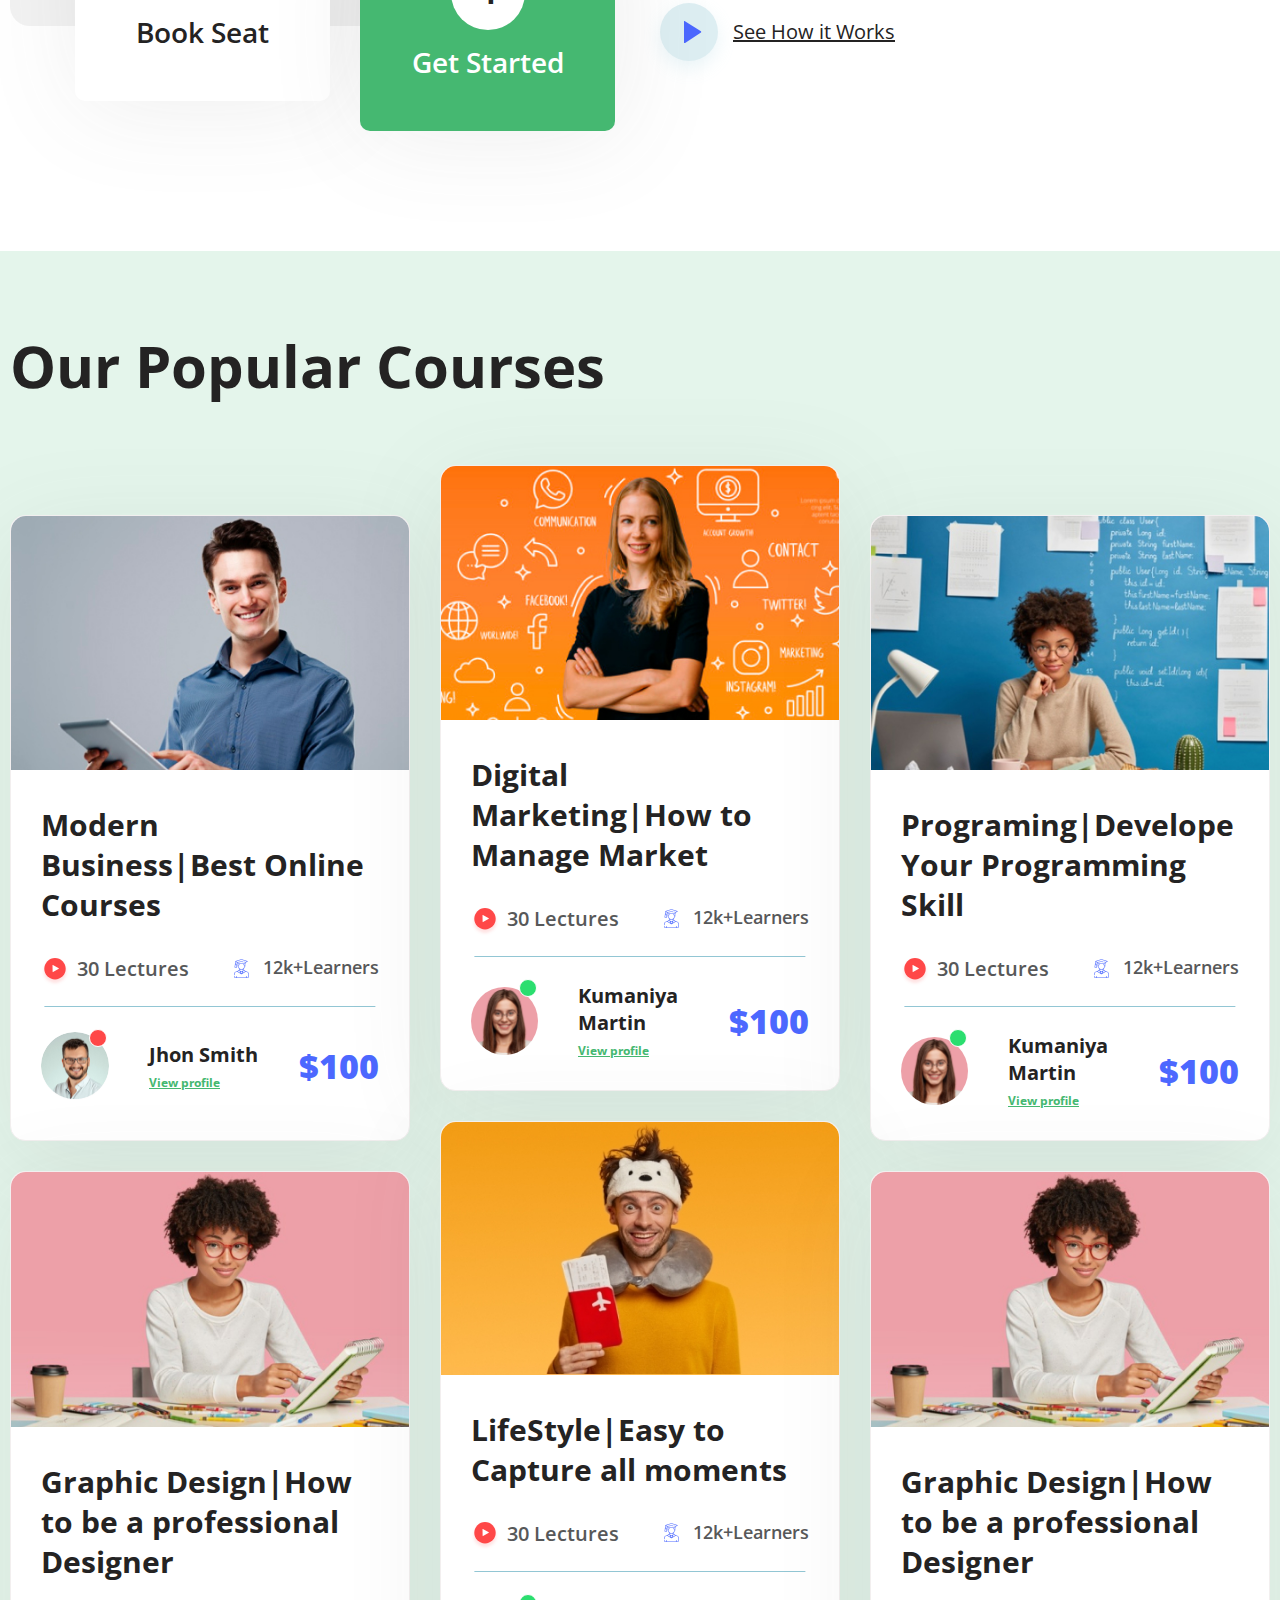
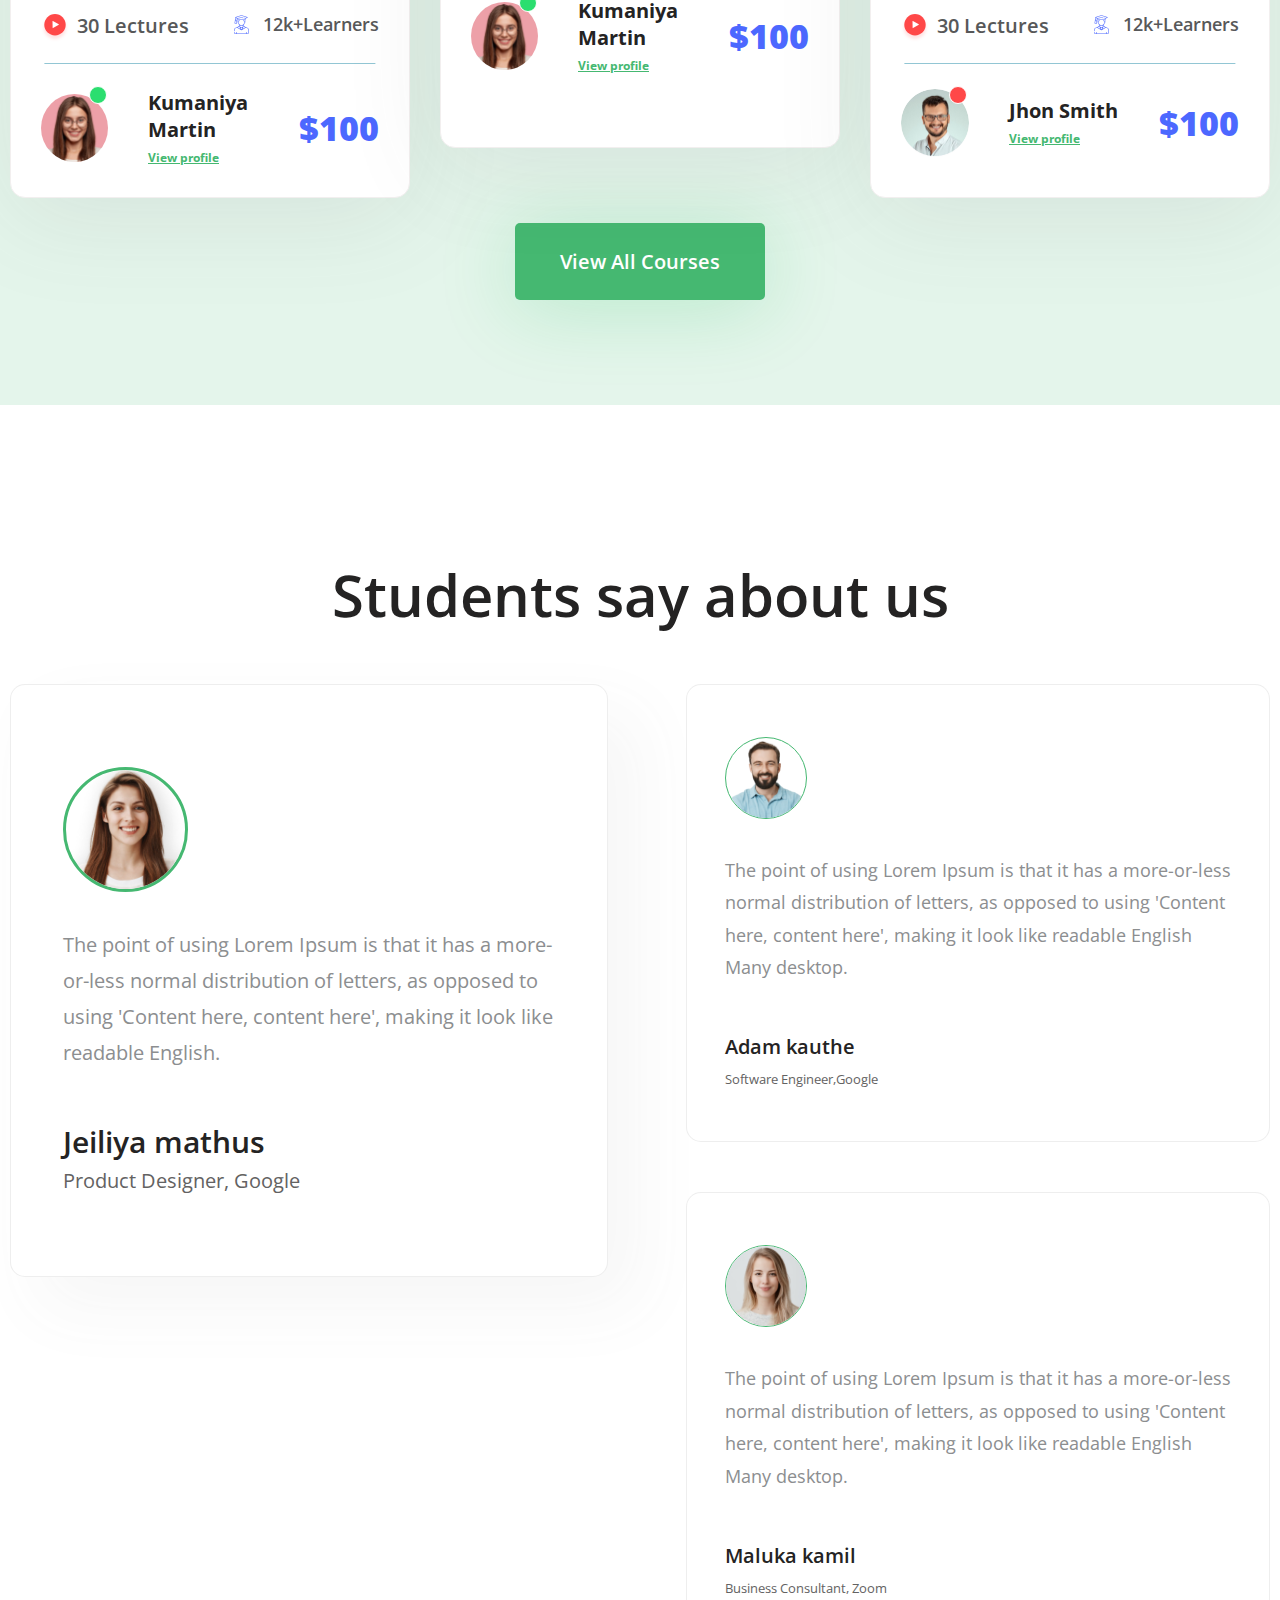
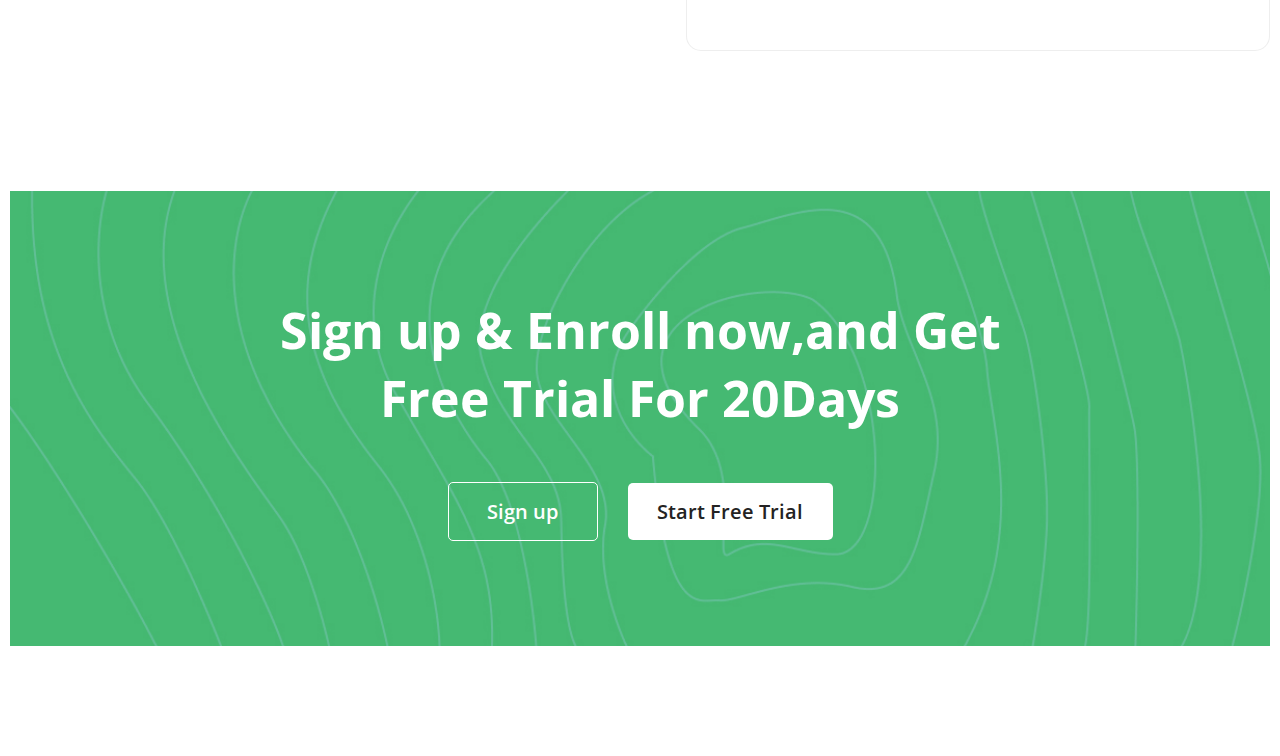
<file: UCoda/index.html>
<!DOCTYPE html>
<html lang="en">
<head>
    <meta charset="UTF-8">
    <meta name="viewport" content="width=device-width, initial-scale=1.0">
    <title>Ucoda</title>
    <link rel="shortcut icon" href="img/favicon.svg" type="image/x-icon"> 
    <link rel="stylesheet" href="style.css">
</head>
<body>
    <header id="header-section">
        <div class="container">
            <div class="header">
                <h1 class="header__logo"><span class="header__logo_green">U</span>-Coda</h1>
                <nav class="nav-main">
                    <ul class="nav-main__list">
                        <li class="nav-main__item nav-main__item_active">Home</li>
                        <li class="nav-main__item">
                            <button class="nav-main-btn">All Courses</button>
                        </li>
                        <li class="nav-main__item">
                            <a class="nav-main__link" href="#">Pricing</a>
                        </li>
                        <li class="nav-main__item">
                            <a class="nav-main__link" href="#">Blog</a>
                        </li>
                    </ul>
                </nav>
                <ul class="header-action">
                    <li class="header-action__item">
                        <a class="header-action__link header-action__log" href="#">Sign in</a>
                    </li>
                    <li class="header-action__item">
                        <a class="header-action__link btn-primary" href="#">Free Trial</a>
                    </li>
                </ul>
            </div>
        </div>
    </header>
    <main>
        <div id="home-section">
            <div class="container">
                <div class="home">
                    <div class="home-info">
                        <h3 class="home-info__title">Anytime,anywhere Develop your skill by Online</h3>
                        <p class="home-info__text">Online education is a form of education where students use their home computers through the internet. For many nontraditional students, among them all those who want to continue.</p>
                        <div class="home-btn-wrap">
                            <button class="btn-primary">All Courses</button>
                            <div class="home-video">
                                <button class="home-video__btn"></button>
                                <span class="home-video__text">Play Video</span>
                            </div>
                        </div>
                    </div>
                    <div class="home-img-wrap">
                        <img class="home__img" src="img/home-img.png" alt="Anytime,anywhere Develop your skill">
                    </div>
                </div>
            </div>
        </div>
        <div id="steps-section">
            <div class="container">
                <div class="companies">
                    <p class="companies__text">Trusted by 30,000+ satisfied students</p>
                    <ul class="companies__list">
                        <li class="companies__item">
                            <img class="" src="img/udemy.png" alt="Udemy logo">
                        </li>
                        <li class="companies__item">
                            <img class="" src="img/fiverr.png" alt="Fiverr logo">
                        </li>
                        <li class="companies__item">
                            <img class="" src="img/byjus.png" alt="Byjus logo">
                        </li>
                        <li class="companies__item">
                            <img class="" src="img/microsoft.png" alt="Microsoft logo">
                        </li>
                    </ul>
                </div>
                <div class="steps">
                    <div class="steps-left">
                        <ol class="steps__list">
                            <li class="steps__item">Create Account</li>
                            <li class="steps__item">Find Courses</li>
                            <li class="steps__item">Book Seat</li>
                            <li class="steps__item steps__item_active">Get Started</li>
                        </ol>
                    </div>
                    <div class="steps-right">
                        <h3 class="steps__title">Get Started in 4 Easy Steps</h3>
                        <p class="steps__text">Proper and good education is very important for all of us. It facilitates quality learning all through the life among people of any age group, cast, creed, religion and region.</p>
                        <p class="steps__text">It is the process of achieving knowledge, values, skills, beliefs, and moral habits.Education is the process of facilitating learning, or the acquisiof knowledge, skills, values.</p>
                        <div class="steps-video">
                            <button class="steps-video__btn"></button>
                            <span class="steps-video__text">See How it Works</span>
                        </div>
                    </div>
                </div>
            </div>
        </div>
        <section id="courses-section">
            <div class="container">
                <h2 class="courses-title">Our Popular Courses</h2>
                <div class="courses-wrap">
                    <div class="courses">
                        <img class="courses__img" src="img/modern-business.jpg" alt="Modern Business|Best Online Courses">
                        <div class="courses-info">
                            <h3 class="courses-info__title"><a class="courses-info__link" href="#">Modern Business|Best Online Courses</a></h3>
                            <div class="lectures">
                                <span class="lectures__count">30 Lectures</span>
                                <span class="lectures__learners">12k+Learners</span>
                            </div>
                            <div class="courses-details">
                                <img class="courses-details__img" src="img/john-smith.jpg" alt="john-smith">
                                <span class="courses-details__status courses-details__status_offline"></span>
                                <div class="courses-details-profile">
                                    <b class="courses-details__name">Jhon Smith</b>
                                    <a class="courses-details__link" href="#">View profile</a>
                                </div>
                                <b class="courses-details__price">$100</b>
                            </div>
                        </div>
                    </div>
                    <div class="courses">
                        <img class="courses__img" src="img/digital-marketing.jpg" alt="Digital Marketing|How to Manage Market ">
                        <div class="courses-info">
                            <h3 class="courses-info__title"><a class="courses-info__link" href="#">Digital Marketing|How to Manage Market</a></h3>
                            <div class="lectures">
                                <span class="lectures__count">30 Lectures</span>
                                <span class="lectures__learners">12k+Learners</span>
                            </div>
                            <div class="courses-details">
                                <img class="courses-details__img" src="img/kumaniya-martin.png" alt="kumaniya-martin">
                                <span class="courses-details__status"></span>
                                <div class="courses-details-profile">
                                    <b class="courses-details__name">Kumaniya Martin</b>
                                    <a class="courses-details__link" href="#">View profile</a>
                                </div>
                                <b class="courses-details__price">$100</b>
                            </div>
                        </div>
                    </div>
                    <div class="courses">
                        <img class="courses__img" src="img/programming.jpg" alt="Programing|Develope Your Programming Skill">
                        <div class="courses-info">
                            <h3 class="courses-info__title"><a class="courses-info__link" href="#">Programing|Develope Your Programming Skill</a></h3>
                            <div class="lectures">
                                <span class="lectures__count">30 Lectures</span>
                                <span class="lectures__learners">12k+Learners</span>
                            </div>
                            <div class="courses-details">
                                <img class="courses-details__img" src="img/kumaniya-martin.png" alt="kumaniya-martin">
                                <span class="courses-details__status"></span>
                                <div class="courses-details-profile">
                                    <b class="courses-details__name">Kumaniya Martin</b>
                                    <a class="courses-details__link" href="#">View profile</a>
                                </div>
                                <b class="courses-details__price">$100</b>
                            </div>
                        </div>
                    </div>
                    <div class="courses">
                        <img class="courses__img" src="img/graphic-design.jpg" alt="Graphic Design|How to be a professional Designer">
                        <div class="courses-info">
                            <h3 class="courses-info__title"><a class="courses-info__link" href="#">Graphic Design|How to be a professional Designer</a></h3>
                            <div class="lectures">
                                <span class="lectures__count">30 Lectures</span>
                                <span class="lectures__learners">12k+Learners</span>
                            </div>
                            <div class="courses-details">
                                <img class="courses-details__img" src="img/kumaniya-martin.png" alt="kumaniya-martin">
                                <span class="courses-details__status"></span>
                                <div class="courses-details-profile">
                                    <b class="courses-details__name">Kumaniya Martin</b>
                                    <a class="courses-details__link" href="#">View profile</a>
                                </div>
                                <b class="courses-details__price">$100</b>
                            </div>
                        </div>
                    </div>
                    <div class="courses">
                        <img class="courses__img" src="img/lifestyle.jpg" alt="LifeStyle|Easy to Capture all moments">
                        <div class="courses-info">
                            <h3 class="courses-info__title"><a class="courses-info__link" href="#">LifeStyle|Easy to Capture all moments</a></h3>
                            <div class="lectures">
                                <span class="lectures__count">30 Lectures</span>
                                <span class="lectures__learners">12k+Learners</span>
                            </div>
                            <div class="courses-details">
                                <img class="courses-details__img" src="img/kumaniya-martin.png" alt="kumaniya-martin">
                                <span class="courses-details__status"></span>
                                <div class="courses-details-profile">
                                    <b class="courses-details__name">Kumaniya Martin</b>
                                    <a class="courses-details__link" href="#">View profile</a>
                                </div>
                                <b class="courses-details__price">$100</b>
                            </div>
                        </div>
                    </div>
                    <div class="courses">
                        <img class="courses__img" src="img/graphic-design.jpg" alt="Graphic Design|How to be  a professional Designer">
                        <div class="courses-info">
                            <h3 class="courses-info__title"><a class="courses-info__link" href="#">Graphic Design|How to be a professional Designer</a></h3>
                            <div class="lectures">
                                <span class="lectures__count">30 Lectures</span>
                                <span class="lectures__learners">12k+Learners</span>
                            </div>
                            <div class="courses-details">
                                <img class="courses-details__img" src="img/john-smith.jpg" alt="john-smith">
                                <span class="courses-details__status courses-details__status_offline"></span>
                                <div class="courses-details-profile">
                                    <b class="courses-details__name">Jhon Smith</b>
                                    <a class="courses-details__link" href="#">View profile</a>
                                </div>
                                <b class="courses-details__price">$100</b>
                            </div>
                        </div>
                    </div>
                </div>
                <a class="courses__btn btn-primary" href="#">View All Courses</a>
            </div>
        </section>
        <section id="feedback-section">
            <div class="container">
                <h2 class="feedback__title">Students say about us</h2>
                <div class="feedback">
                    <div class="feedback-main">
                        <div class="feedback-card">
                            <img class="feedback__img" src="img/jeiliya-mathus.png" alt="">
                            <p class="feedback__text">The point of using Lorem Ipsum is that it has a more-or-less normal distribution of letters, as opposed to using 'Content here, content here', making it look like readable English.</p>
                            <b class="feedback__name">Jeiliya mathus</b>
                            <span class="feedback__job">Product Designer, Google</span>
                        </div>
                    </div>
                    <div class="feedback-others">
                        <div class="feedback-card">
                            <img class="feedback__img" src="img/adam-kauthe.png" alt="">
                            <p class="feedback__text">The point of using Lorem Ipsum is that it has a more-or-less normal distribution of letters, as opposed to using 'Content here, content here', making it look like readable English Many desktop.</p>
                            <b class="feedback__name">Adam kauthe</b>
                            <span class="feedback__job">Software Engineer,Google</span>
                        </div>
                        <div class="feedback-card">
                            <img class="feedback__img" src="img/maluka-kamil.png" alt="">
                            <p class="feedback__text">The point of using Lorem Ipsum is that it has a more-or-less normal distribution of letters, as opposed to using 'Content here, content here', making it look like readable English Many desktop.</p>
                            <b class="feedback__name">Maluka kamil</b>
                            <span class="feedback__job">Business Consultant, Zoom</span>
                        </div>
                    </div>
                </div>
            </div>
        </section>
        <div id="trial-section">
            <div class="container">
                <div class="trial">
                    <p class="trial__text">Sign up & Enroll now,and Get Free Trial For 20Days</p>
                    <div class="trial-link">
                        <a class="trial-link__secondary" href="#">Sign up</a>
                        <a class="trial-link__primary" href="#">Start Free Trial</a>
                    </div>
                </div>
            </div>
        </div>
    </main>
</body>
</html>
</file>
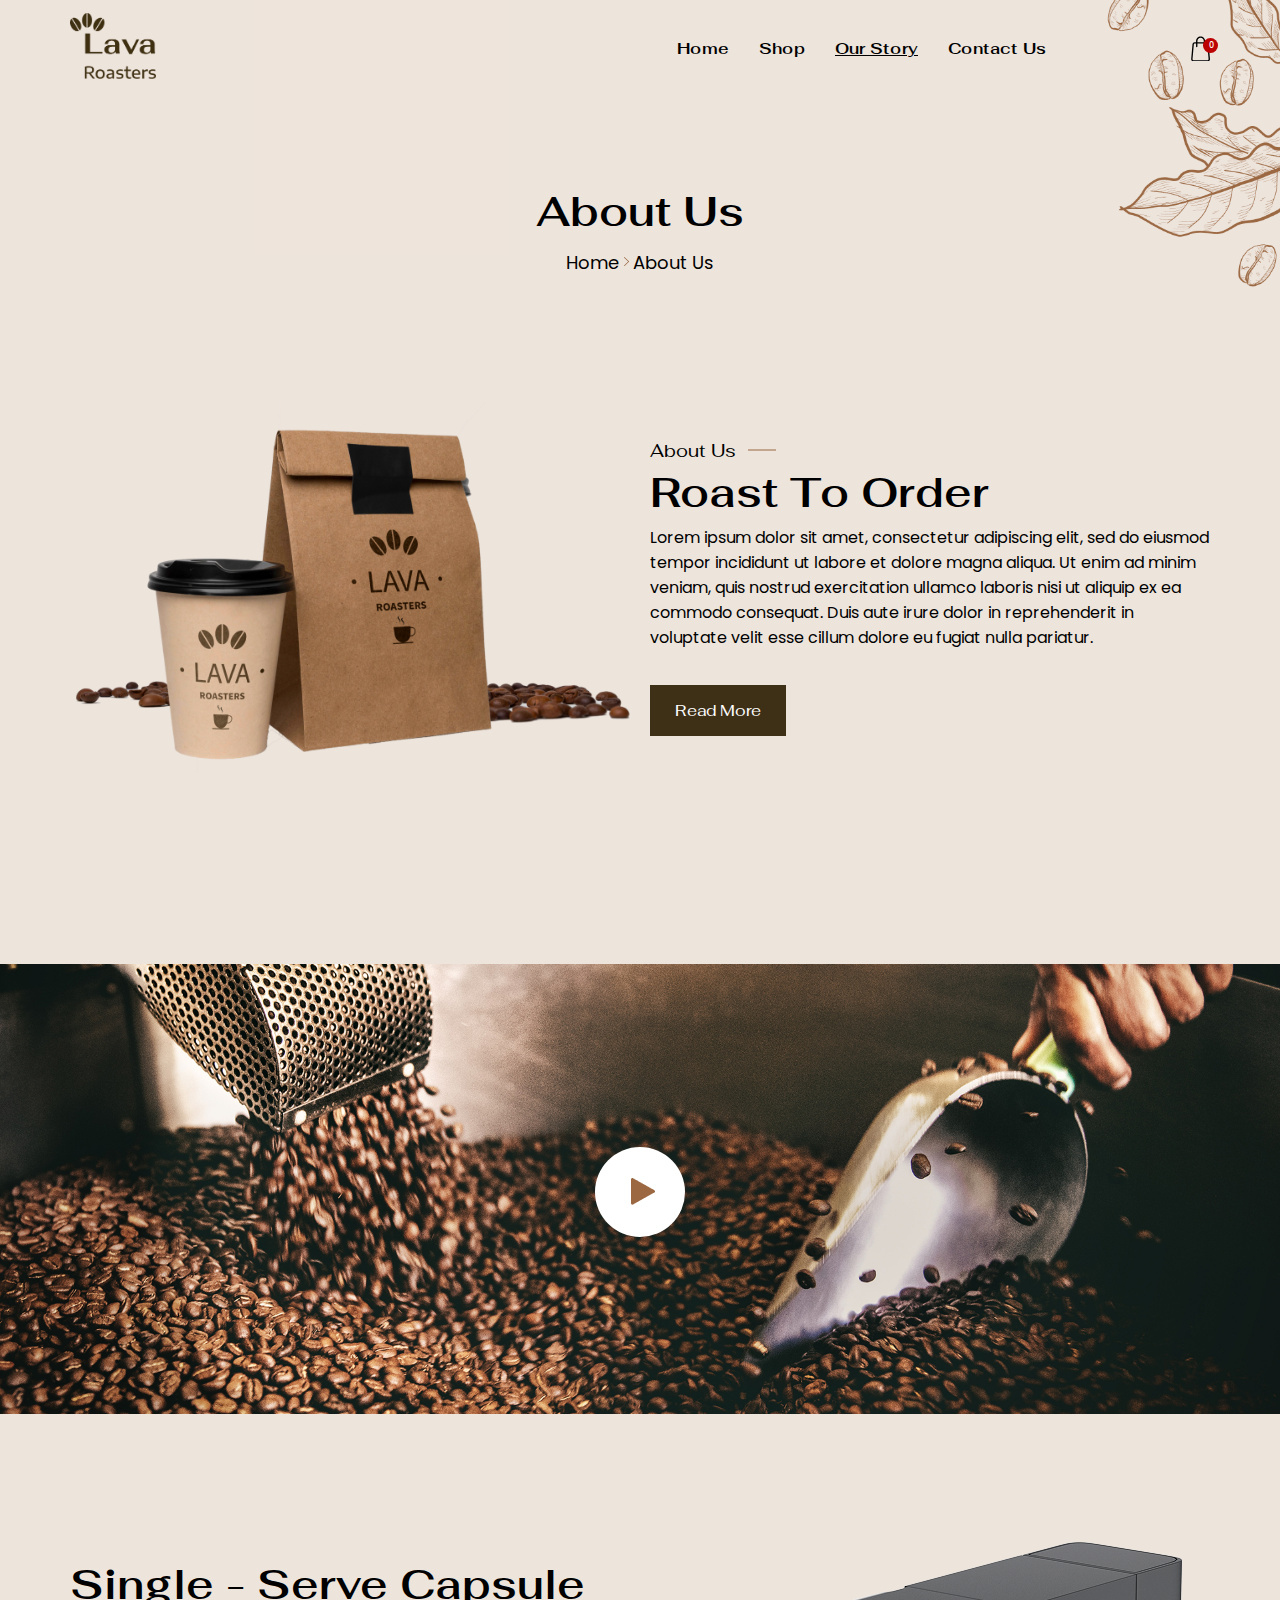
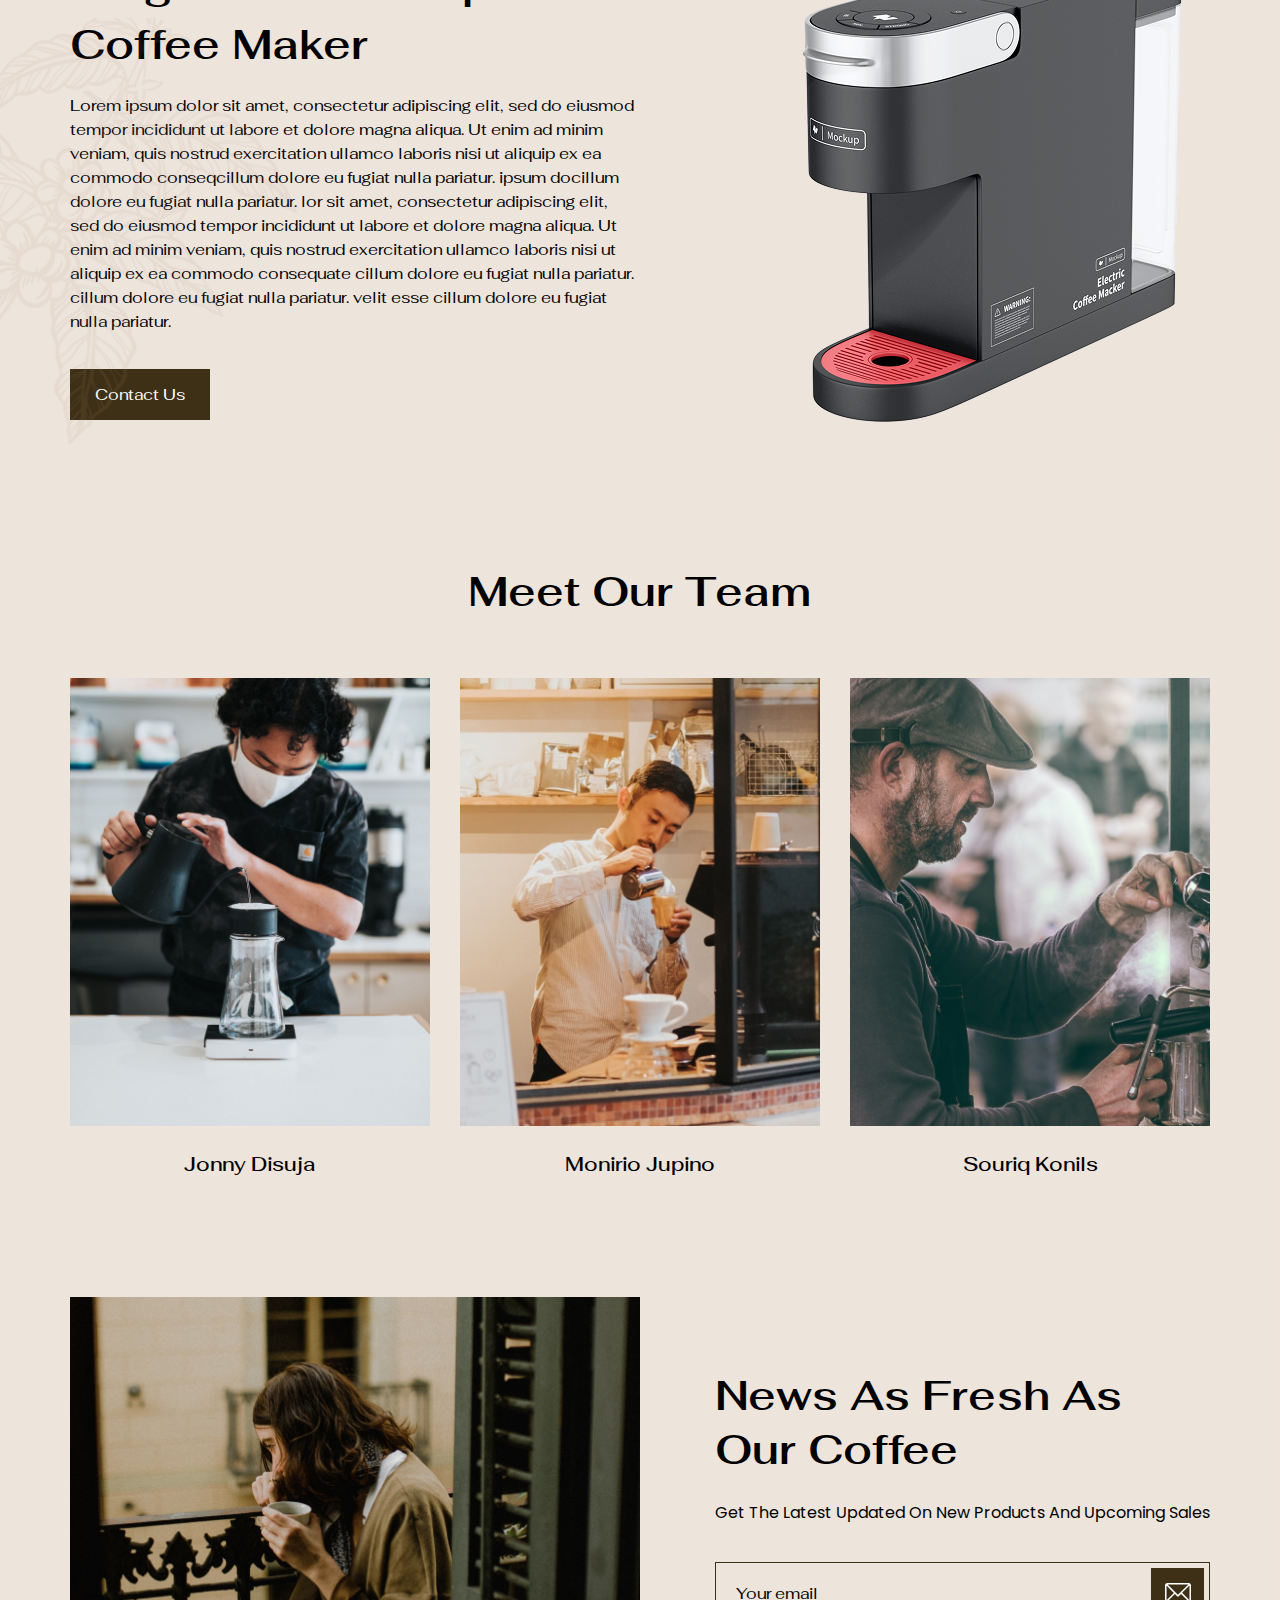
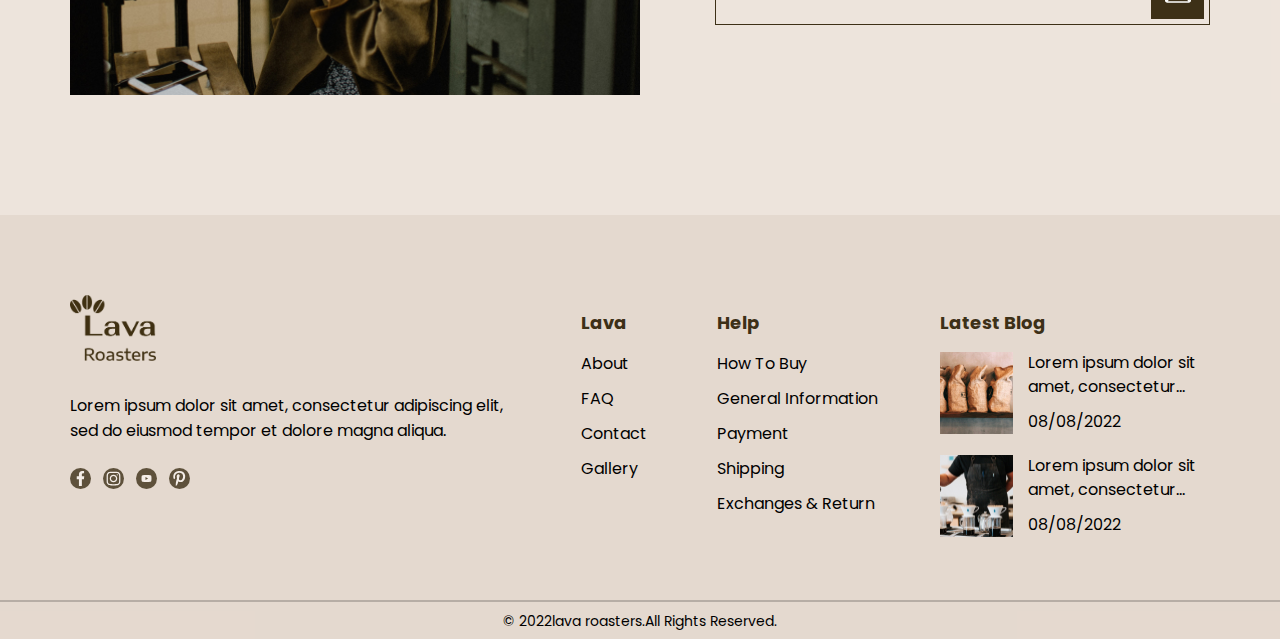
<file: Lava/about.html>
<!DOCTYPE html>
<html lang="en">
<head>
    <meta charset="UTF-8">
    <meta name="viewport" content="width=device-width, initial-scale=1.0">
    <title>Lava roasters</title>
    <link rel="stylesheet" href="style.css">
</head>
<body>
    <div class="shop-banner">
        <header id="header-section">
            <div class="container">
                <div class="header">
                    <a class="header-logo" href="/">
                        <img class="header-logo__img" src="img/logo.png" alt="#">
                    </a>
                    <nav class="nav-main">  
                        <ul class="nav-main__list">
                            <li class="nav-main__item">
                                <a class="nav-main__link" href="index.html">Home</a>
                            </li>
                            <li class="nav-main__item">
                                <a class="nav-main__link" href="shop.html">Shop</a>
                            </li>
                            <li class="nav-main__item">
                                <a class="nav-main__link nav-main__link_selected" href="#">Our Story</a>
                            </li>
                            <li class="nav-main__item">
                                <a class="nav-main__link" href="contact.html">Contact Us</a>
                            </li>
                        </ul>
                    </nav>
                    <button class="cart-btn">
                        <span class="cart-btn__badge">0</span>
                    </button>
                </div>
            </div>
        </header>
        <section id="about-page-section">
            <div class="container">
                <div class="about-page-wrap">
                    <h2 class="about-page__title">About Us</h2>
                    <a class="about-page__link" href="index.html">Home</a>
                    <b class="about-page__subtitle">About Us</b>
                </div>
            </div>
        </section>
        <section id="about-section">
            <div class="container">
                <div class="about-wrap">
                    <img class="about-img" src="img/about.png" alt="#">
                    <div class="about">
                        <h2 class="section-title">About Us</h2>
                        <b class="section-subtitle about__subtitle">Roast To Order</b>
                        <p class="about__text">Lorem ipsum dolor sit amet, consectetur adipiscing elit, sed do eiusmod tempor incididunt ut labore et dolore magna aliqua. Ut enim ad minim veniam, quis nostrud exercitation ullamco laboris nisi ut aliquip ex ea commodo consequat. Duis aute irure dolor in reprehenderit in voluptate velit esse cillum dolore eu fugiat nulla pariatur.</p>
                        <a class="btn-primary" href="#">Read More</a>
                    </div>
                </div>
            </div>
        </section>
        <div class="video-bg">
            <img src="img/about-page_bg.jpg" alt="">
        </div>
        <div id="serve-section">
            <div class="container">
                <div class="serve-wrap">
                    <div class="serve-left">
                        <h2 class="serve__title">Single - Serve Capsule Coffee Maker</h2>
                        <p class="serve__text">Lorem ipsum dolor sit amet, consectetur adipiscing elit, sed do eiusmod tempor incididunt ut labore et dolore magna aliqua. Ut enim ad minim veniam, quis nostrud exercitation ullamco laboris nisi ut aliquip ex ea commodo conseqcillum dolore eu fugiat nulla pariatur.  ipsum docillum dolore eu fugiat nulla pariatur.  lor sit amet, consectetur adipiscing elit, sed do eiusmod tempor incididunt ut labore et dolore magna aliqua. Ut enim ad minim veniam, quis nostrud exercitation ullamco laboris nisi ut aliquip ex ea commodo consequate cillum dolore eu fugiat nulla pariatur.  cillum dolore eu fugiat nulla pariatur.  velit esse cillum dolore eu fugiat nulla pariatur. </p>    
                        <a class="btn-primary" href="#">Contact Us</a>
                    </div>
                    <div class="serve-right">
                        <img src="img/serve.png" alt="">
                    </div>
                </div>
            </div>
        </div>
        <section id="team-section">
            <div class="container">
                <h2 class="team__title">Meet Our Team</h2>
                <div class="team">
                    <div class="team__img">
                        <img src="img/worker1.jpg" alt="">
                        <p class="team__name">Jonny Disuja</p>
                    </div>
                    <div class="team__img">
                        <img src="img/worker2.jpg" alt="">
                        <p class="team__name">Monirio Jupino</p>
                    </div>
                    <div class="team__img">
                        <img src="img/worker3.jpg" alt="">
                        <p class="team__name">Souriq Konils</p>
                    </div>
                </div>
            </div>
        </section>
        <section id="news-section">
            <div class="container">
                <div class="news-wrap">
                    <img class="news-img" src="img/news.jpg" alt="#">
                    <div class="news">
                        <b class="section-subtitle">News As Fresh As <br>Our Coffee</b>
                        <p class="news__text">Get The Latest Updated On New Products And Upcoming Sales</p>
                        <form class="news-form">
                            <input class="news-form__input" type="text" placeholder="Your email">
                            <button class="news-form__btn"></button>
                        </form>
                    </div>
                </div>
            </div>
        </section>
        <section id="footer-section">
            <div class="container">
                <div class="footer-wrap">
                    <div class="footer-info">
                        <img class="footer-info__img" src="img/logo.png" alt="#">
                        <p class="footer-info__text">Lorem ipsum dolor sit amet, consectetur adipiscing elit,
                            sed do eiusmod tempor et dolore magna aliqua.</p>
                        <div class="footer-social">
                            <a class="footer-social__link" href="#" target="_blank"></a>
                            <a class="footer-social__link" href="#" target="_blank"></a>
                            <a class="footer-social__link" href="#" target="_blank"></a>
                            <a class="footer-social__link" href="#" target="_blank"></a>
                        </div>
                    </div>
                    <nav class="footer-nav-wrap">
                        <div class="footer-nav">
                            <h3 class="footer__title">Lava</h3>
                            <ul class="footer-nav__list">
                                <li class="footer-nav__item">
                                    <a class="footer-nav__link" href="#">About</a>
                                </li>
                                <li class="footer-nav__item">
                                    <a class="footer-nav__link" href="#">FAQ</a>
                                </li>
                                <li class="footer-nav__item">
                                    <a class="footer-nav__link" href="#">Contact</a>
                                </li>
                                <li class="footer-nav__item">
                                    <a class="footer-nav__link" href="#">Gallery</a>
                                </li>
                            </ul>
                        </div>
                        <div class="footer-nav">
                            <h3 class="footer__title">Help</h3>
                            <ul class="footer-nav__list">
                                <li class="footer-nav__item">
                                    <a class="footer-nav__link" href="#">How To Buy</a>
                                </li>
                                <li class="footer-nav__item">
                                    <a class="footer-nav__link" href="#">General Information</a>
                                </li>
                                <li class="footer-nav__item">
                                    <a class="footer-nav__link" href="#">Payment</a>
                                </li>
                                <li class="footer-nav__item">
                                    <a class="footer-nav__link" href="#">Shipping</a>
                                </li>
                                <li class="footer-nav__item">
                                    <a class="footer-nav__link" href="#">Exchanges & Return</a>
                                </li>
                            </ul>
                        </div>
                    </nav>
                    <div class="footer-blog-wrap">
                        <h3 class="footer__title">Latest Blog</h3>
                        <div class="footer-blog">
                            <img class="footer-blog__img" src="img/footer-blog1.jpg" alt="#">
                            <div class="footer-blog__info">
                                <a class="footer-blog__link" href="#">Lorem ipsum dolor sit amet, consectetur...</a>
                                <time datetime="2022-08-08">08/08/2022</time>
                            </div>
                        </div>
                        <div class="footer-blog">
                            <img class="footer-blog__img" src="img/footer-blog2.jpg" alt="#">
                            <div class="footer-blog__info">
                                <a class="footer-blog__link" href="#">Lorem ipsum dolor sit amet, consectetur...</a>
                                <time datetime="2022-08-08">08/08/2022</time>
                            </div>
                        </div>
                    </div>
                </div>
            </div>
            <hr class="footer-line">
            <div class="container">
                <p class="footer-copyright">© 2022lava roasters.All Rights Reserved.</p>
            </div>
        </section>
    </div>
</body>
</html>
</file>
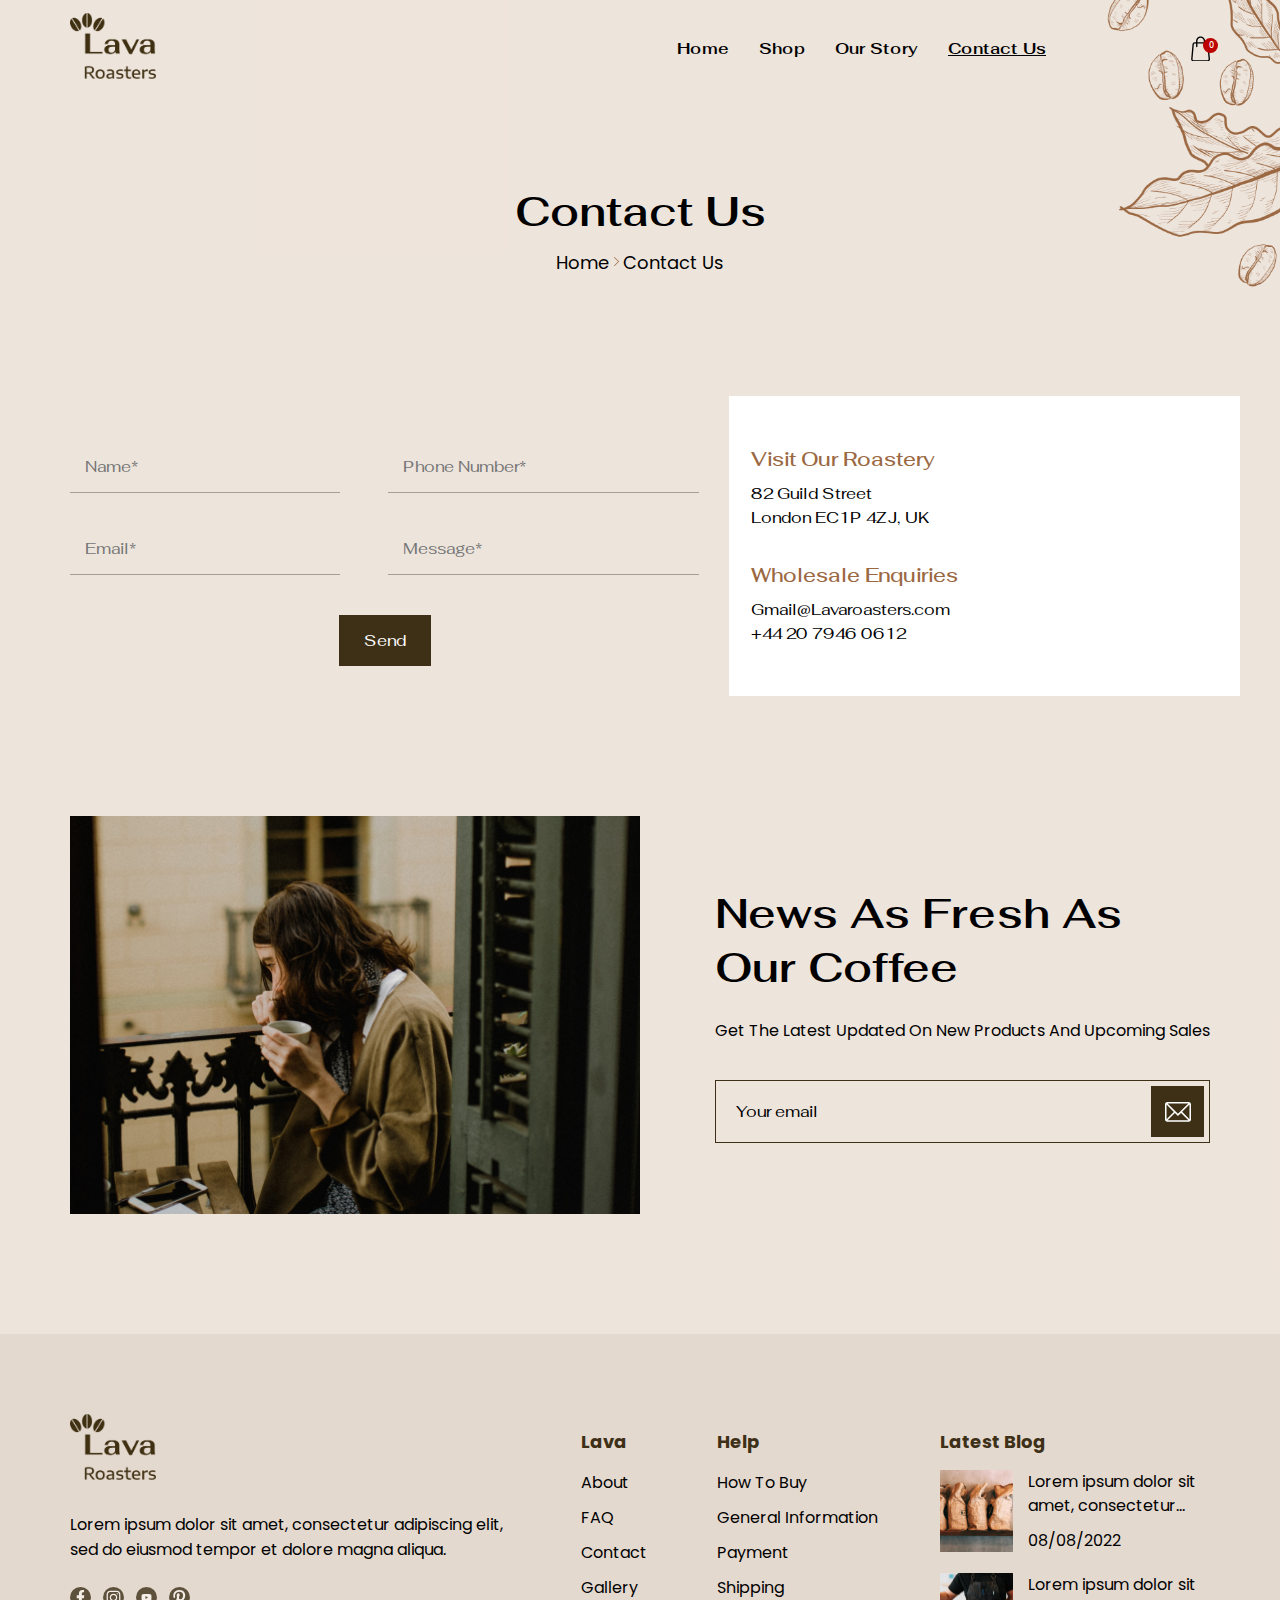
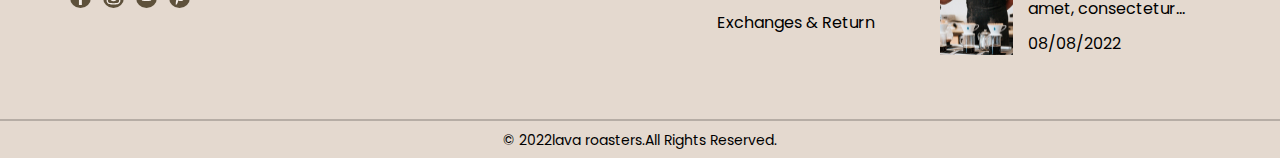
<file: Lava/contact.html>
<!DOCTYPE html>
<html lang="en">
<head>
    <meta charset="UTF-8">
    <meta name="viewport" content="width=device-width, initial-scale=1.0">
    <title>Lava roasters</title>
    <link rel="stylesheet" href="style.css">
</head>
<body>
    <div class="shop-banner">
        <header id="header-section">
            <div class="container">
                <div class="header">
                    <a class="header-logo" href="/">
                        <img class="header-logo__img" src="img/logo.png" alt="#">
                    </a>
                    <nav class="nav-main">  
                        <ul class="nav-main__list">
                            <li class="nav-main__item">
                                <a class="nav-main__link" href="index.html">Home</a>
                            </li>
                            <li class="nav-main__item">
                                <a class="nav-main__link" href="shop.html">Shop</a>
                            </li>
                            <li class="nav-main__item">
                                <a class="nav-main__link" href="about.html">Our Story</a>
                            </li>
                            <li class="nav-main__item">
                                <a class="nav-main__link nav-main__link_selected" href="#">Contact Us</a>
                            </li>
                        </ul>
                    </nav>
                    <button class="cart-btn">
                        <span class="cart-btn__badge">0</span>
                    </button>
                </div>
            </div>
        </header>
        <section id="contact-page-section">
            <div class="container">
                <div class="contact-page-wrap">
                    <h2 class="contact-page__title">Contact Us</h2>
                    <a class="contact-page__link" href="index.html">Home</a>
                    <b class="contact-page__subtitle">Contact Us</b>
                </div>
            </div>
        </section>
        <div id="form-section">
            <div class="container">
                <div class="forms-wrap">
                    <div class="left-side">
                        <div class="left-wrap">
                            <input class="form__input" type="text" placeholder="Name*">
                            <input class="form__input" type="text" placeholder="Phone Number*">
                            <input class="form__input" type="text" placeholder="Email*">
                            <input class="form__input" type="text" placeholder="Message*">
                        </div>
                        <button class="form-btn">Send</button>
                    </div>
                    <div class="right-side">
                        <div class="right-wrap">
                            <h3 class="right__title">Visit Our Roastery</h3>
                            <p class="right__text right__street">82 Guild Street <br>London EC1P 4ZJ, UK</p>
                            <h3 class="right__title">Wholesale Enquiries</h3>
                            <p class="right__text">Gmail@Lavaroasters.com <br>+44 20 7946 0612</p>
                        </div>
                    </div>
                </div>
            </div>
        </div>
        <section id="news-section">
            <div class="container">
                <div class="news-wrap">
                    <img class="news-img" src="img/news.jpg" alt="#">
                    <div class="news">
                        <b class="section-subtitle">News As Fresh As <br>Our Coffee</b>
                        <p class="news__text">Get The Latest Updated On New Products And Upcoming Sales</p>
                        <form class="news-form">
                            <input class="news-form__input" type="text" placeholder="Your email">
                            <button class="news-form__btn"></button>
                        </form>
                    </div>
                </div>
            </div>
        </section>
        <section id="footer-section">
            <div class="container">
                <div class="footer-wrap">
                    <div class="footer-info">
                        <img class="footer-info__img" src="img/logo.png" alt="#">
                        <p class="footer-info__text">Lorem ipsum dolor sit amet, consectetur adipiscing elit,
                            sed do eiusmod tempor et dolore magna aliqua.</p>
                        <div class="footer-social">
                            <a class="footer-social__link" href="#" target="_blank"></a>
                            <a class="footer-social__link" href="#" target="_blank"></a>
                            <a class="footer-social__link" href="#" target="_blank"></a>
                            <a class="footer-social__link" href="#" target="_blank"></a>
                        </div>
                    </div>
                    <nav class="footer-nav-wrap">
                        <div class="footer-nav">
                            <h3 class="footer__title">Lava</h3>
                            <ul class="footer-nav__list">
                                <li class="footer-nav__item">
                                    <a class="footer-nav__link" href="#">About</a>
                                </li>
                                <li class="footer-nav__item">
                                    <a class="footer-nav__link" href="#">FAQ</a>
                                </li>
                                <li class="footer-nav__item">
                                    <a class="footer-nav__link" href="#">Contact</a>
                                </li>
                                <li class="footer-nav__item">
                                    <a class="footer-nav__link" href="#">Gallery</a>
                                </li>
                            </ul>
                        </div>
                        <div class="footer-nav">
                            <h3 class="footer__title">Help</h3>
                            <ul class="footer-nav__list">
                                <li class="footer-nav__item">
                                    <a class="footer-nav__link" href="#">How To Buy</a>
                                </li>
                                <li class="footer-nav__item">
                                    <a class="footer-nav__link" href="#">General Information</a>
                                </li>
                                <li class="footer-nav__item">
                                    <a class="footer-nav__link" href="#">Payment</a>
                                </li>
                                <li class="footer-nav__item">
                                    <a class="footer-nav__link" href="#">Shipping</a>
                                </li>
                                <li class="footer-nav__item">
                                    <a class="footer-nav__link" href="#">Exchanges & Return</a>
                                </li>
                            </ul>
                        </div>
                    </nav>
                    <div class="footer-blog-wrap">
                        <h3 class="footer__title">Latest Blog</h3>
                        <div class="footer-blog">
                            <img class="footer-blog__img" src="img/footer-blog1.jpg" alt="#">
                            <div class="footer-blog__info">
                                <a class="footer-blog__link" href="#">Lorem ipsum dolor sit amet, consectetur...</a>
                                <time datetime="2022-08-08">08/08/2022</time>
                            </div>
                        </div>
                        <div class="footer-blog">
                            <img class="footer-blog__img" src="img/footer-blog2.jpg" alt="#">
                            <div class="footer-blog__info">
                                <a class="footer-blog__link" href="#">Lorem ipsum dolor sit amet, consectetur...</a>
                                <time datetime="2022-08-08">08/08/2022</time>
                            </div>
                        </div>
                    </div>
                </div>
            </div>
            <hr class="footer-line">
            <div class="container">
                <p class="footer-copyright">© 2022lava roasters.All Rights Reserved.</p>
            </div>
        </section>
    </div>
</body>
</html>
</file>
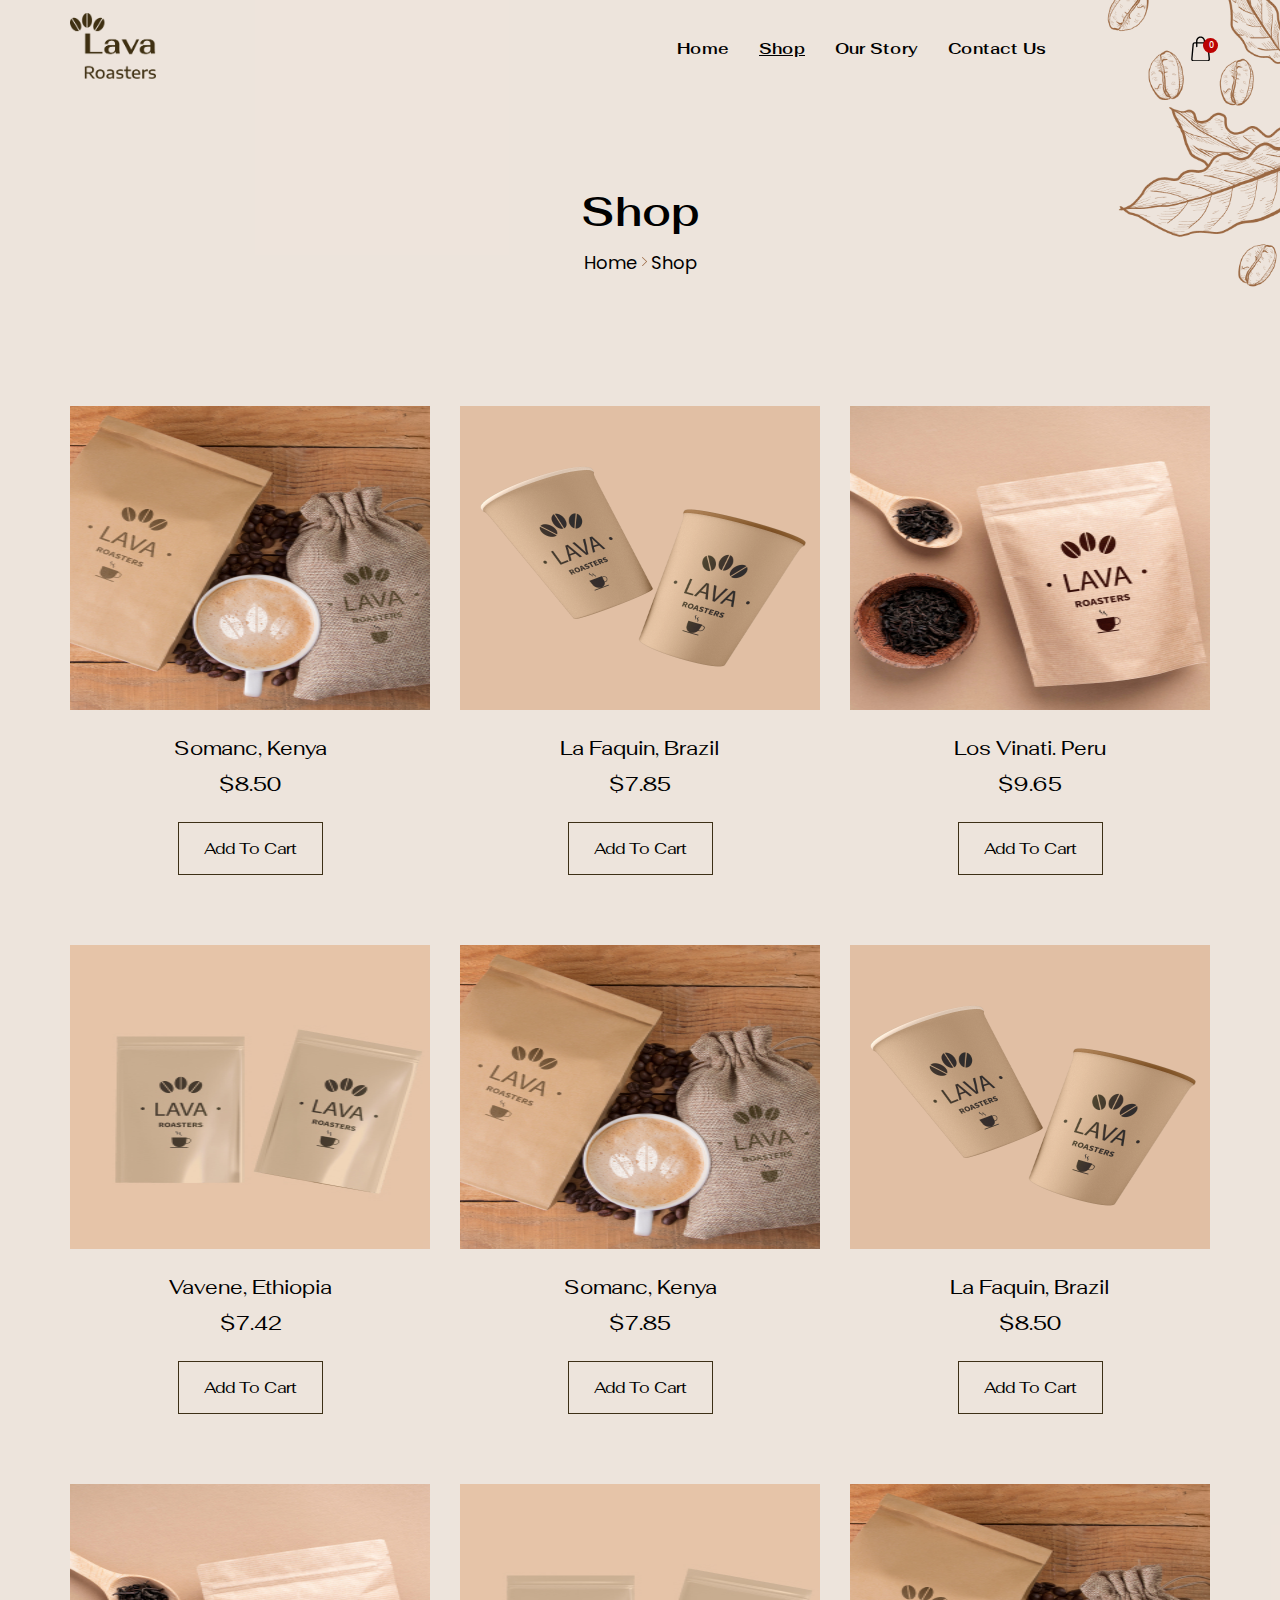
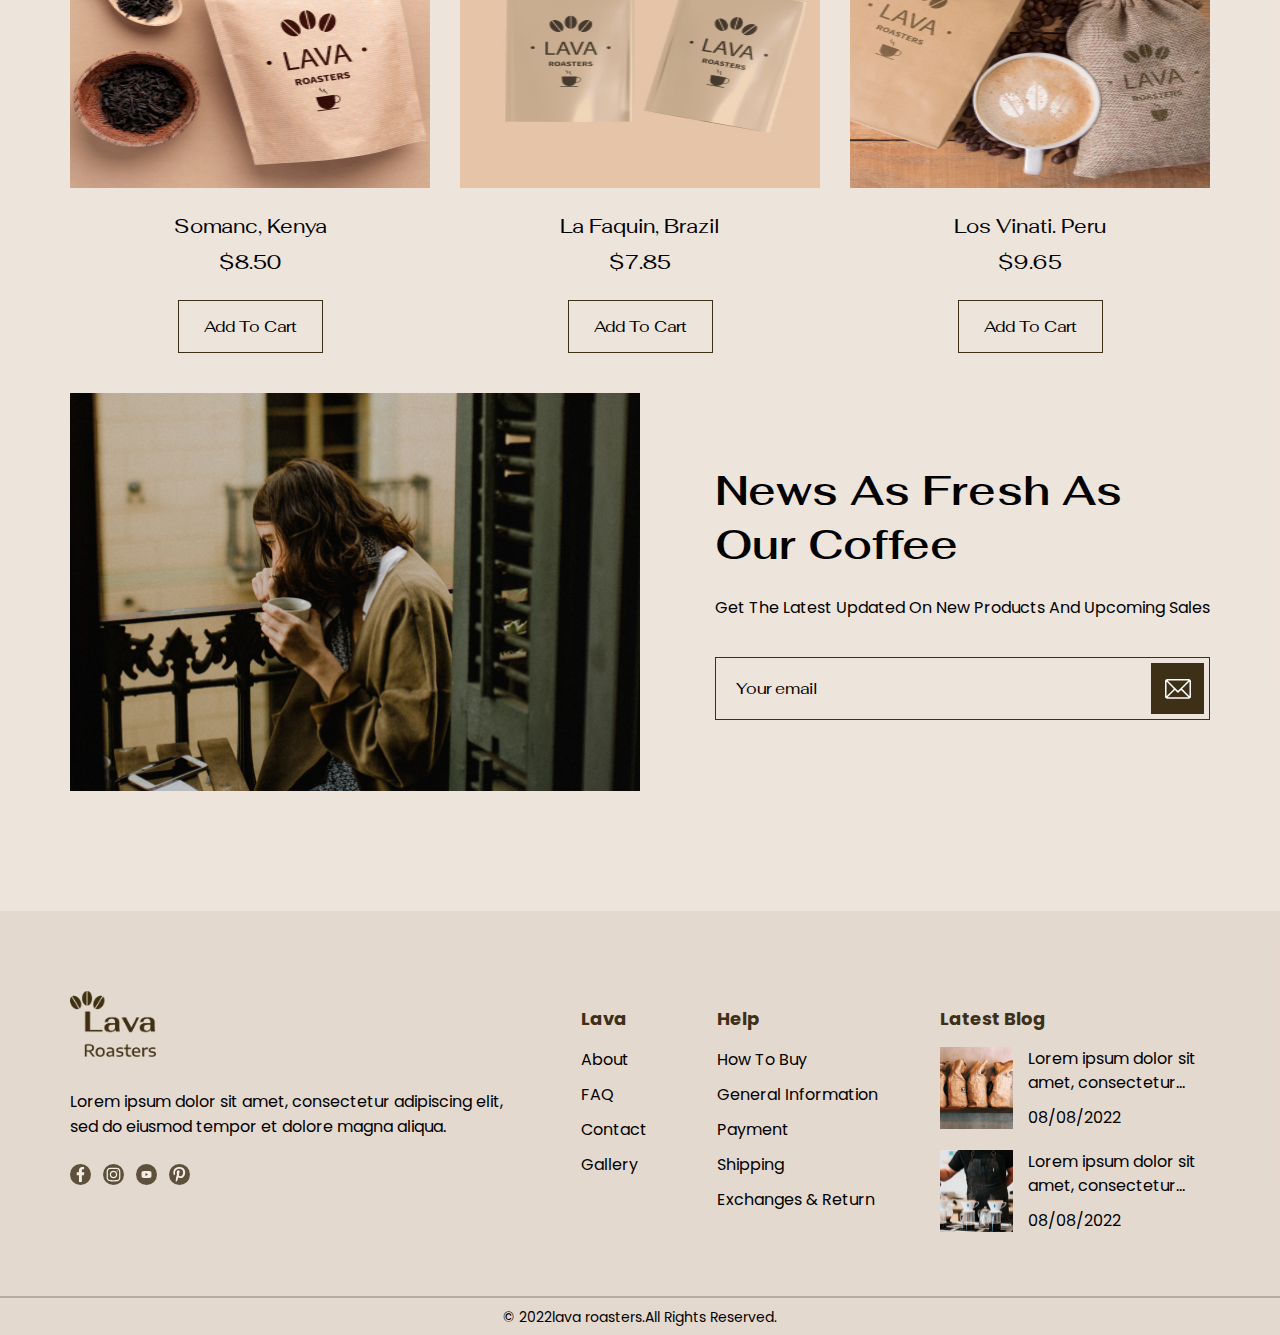
<file: Lava/shop.html>
<!DOCTYPE html>
<html lang="en">
<head>
    <meta charset="UTF-8">
    <meta name="viewport" content="width=device-width, initial-scale=1.0">
    <title>Lava roasters</title>
    <link rel="stylesheet" href="style.css">
</head>
<body>
    <div class="shop-banner">
        <header id="header-section">
            <div class="container">
                <div class="header">
                    <a class="header-logo" href="/">
                        <img class="header-logo__img" src="img/logo.png" alt="#">
                    </a>
                    <nav class="nav-main">  
                        <ul class="nav-main__list">
                            <li class="nav-main__item">
                                <a class="nav-main__link" href="index.html">Home</a>
                            </li>
                            <li class="nav-main__item">
                                <a class="nav-main__link nav-main__link_selected" href="#">Shop</a>
                            </li>
                            <li class="nav-main__item">
                                <a class="nav-main__link" href="about.html">Our Story</a>
                            </li>
                            <li class="nav-main__item">
                                <a class="nav-main__link" href="contact.html">Contact Us</a>
                            </li>
                        </ul>
                    </nav>
                    <button class="cart-btn">
                        <span class="cart-btn__badge">0</span>
                    </button>
                </div>
            </div>
        </header>
        <section id="shop-page-section">
            <div class="container">
                <div class="shop-page-wrap">
                    <h2 class="shop-page__title">Shop</h2>
                    <a class="shop-page__link" href="index.html">Home</a>
                    <b class="shop-page__subtitle">Shop</b>
                    <div class="shop-page">
                        <div class="shop-page-card">
                            <img class="card__img" src="img/shop1.jpg" alt="">
                            <p class="card__name">Somanc, Kenya</p>
                            <span class="card__price">$8.50</span>
                            <button class="card__btn">Add To Cart</button>
                        </div>
                        <div class="shop-page-card">
                            <img class="card__img" src="img/shop2.jpg" alt="">
                            <p class="card__name">La Faquin, Brazil</p>
                            <span class="card__price">$7.85</span>
                            <button class="card__btn">Add To Cart</button>
                        </div>
                        <div class="shop-page-card">
                            <img class="card__img" src="img/shop3.jpg" alt="">
                            <p class="card__name">Los Vinati. Peru</p>
                            <span class="card__price">$9.65</span>
                            <button class="card__btn">Add To Cart</button>
                        </div>
                        <div class="shop-page-card">
                            <img class="card__img" src="img/shop4.jpg" alt="">
                            <p class="card__name">Vavene, Ethiopia</p>
                            <span class="card__price">$7.42</span>
                            <button class="card__btn">Add To Cart</button>
                        </div>
                        <div class="shop-page-card">
                            <img class="card__img" src="img/shop1.jpg" alt="">
                            <p class="card__name">Somanc, Kenya</p>
                            <span class="card__price">$7.85</span>
                            <button class="card__btn">Add To Cart</button>
                        </div>
                        <div class="shop-page-card">
                            <img class="card__img" src="img/shop2.jpg" alt="">
                            <p class="card__name">La Faquin, Brazil</p>
                            <span class="card__price">$8.50</span>
                            <button class="card__btn">Add To Cart</button>
                        </div>
                        <div class="shop-page-card">
                            <img class="card__img" src="img/shop3.jpg" alt="">
                            <p class="card__name">Somanc, Kenya</p>
                            <span class="card__price">$8.50</span>
                            <button class="card__btn">Add To Cart</button>
                        </div>
                        <div class="shop-page-card">
                            <img class="card__img" src="img/shop4.jpg" alt="">
                            <p class="card__name">La Faquin, Brazil</p>
                            <span class="card__price">$7.85</span>
                            <button class="card__btn">Add To Cart</button>
                        </div>
                        <div class="shop-page-card">
                            <img class="card__img" src="img/shop1.jpg" alt="">
                            <p class="card__name">Los Vinati. Peru</p>
                            <span class="card__price">$9.65</span>
                            <button class="card__btn">Add To Cart</button>
                        </div>
                    </div>
                </div>
            </div>
        </section>
        <section id="news-section">
            <div class="container">
                <div class="news-wrap">
                    <img class="news-img" src="img/news.jpg" alt="#">
                    <div class="news">
                        <b class="section-subtitle">News As Fresh As <br>Our Coffee</b>
                        <p class="news__text">Get The Latest Updated On New Products And Upcoming Sales</p>
                        <form class="news-form">
                            <input class="news-form__input" type="text" placeholder="Your email">
                            <button class="news-form__btn"></button>
                        </form>
                    </div>
                </div>
            </div>
        </section>
        <section id="footer-section">
            <div class="container">
                <div class="footer-wrap">
                    <div class="footer-info">
                        <img class="footer-info__img" src="img/logo.png" alt="#">
                        <p class="footer-info__text">Lorem ipsum dolor sit amet, consectetur adipiscing elit,
                            sed do eiusmod tempor et dolore magna aliqua.</p>
                        <div class="footer-social">
                            <a class="footer-social__link" href="#" target="_blank"></a>
                            <a class="footer-social__link" href="#" target="_blank"></a>
                            <a class="footer-social__link" href="#" target="_blank"></a>
                            <a class="footer-social__link" href="#" target="_blank"></a>
                        </div>
                    </div>
                    <nav class="footer-nav-wrap">
                        <div class="footer-nav">
                            <h3 class="footer__title">Lava</h3>
                            <ul class="footer-nav__list">
                                <li class="footer-nav__item">
                                    <a class="footer-nav__link" href="#">About</a>
                                </li>
                                <li class="footer-nav__item">
                                    <a class="footer-nav__link" href="#">FAQ</a>
                                </li>
                                <li class="footer-nav__item">
                                    <a class="footer-nav__link" href="#">Contact</a>
                                </li>
                                <li class="footer-nav__item">
                                    <a class="footer-nav__link" href="#">Gallery</a>
                                </li>
                            </ul>
                        </div>
                        <div class="footer-nav">
                            <h3 class="footer__title">Help</h3>
                            <ul class="footer-nav__list">
                                <li class="footer-nav__item">
                                    <a class="footer-nav__link" href="#">How To Buy</a>
                                </li>
                                <li class="footer-nav__item">
                                    <a class="footer-nav__link" href="#">General Information</a>
                                </li>
                                <li class="footer-nav__item">
                                    <a class="footer-nav__link" href="#">Payment</a>
                                </li>
                                <li class="footer-nav__item">
                                    <a class="footer-nav__link" href="#">Shipping</a>
                                </li>
                                <li class="footer-nav__item">
                                    <a class="footer-nav__link" href="#">Exchanges & Return</a>
                                </li>
                            </ul>
                        </div>
                    </nav>
                    <div class="footer-blog-wrap">
                        <h3 class="footer__title">Latest Blog</h3>
                        <div class="footer-blog">
                            <img class="footer-blog__img" src="img/footer-blog1.jpg" alt="#">
                            <div class="footer-blog__info">
                                <a class="footer-blog__link" href="#">Lorem ipsum dolor sit amet, consectetur...</a>
                                <time datetime="2022-08-08">08/08/2022</time>
                            </div>
                        </div>
                        <div class="footer-blog">
                            <img class="footer-blog__img" src="img/footer-blog2.jpg" alt="#">
                            <div class="footer-blog__info">
                                <a class="footer-blog__link" href="#">Lorem ipsum dolor sit amet, consectetur...</a>
                                <time datetime="2022-08-08">08/08/2022</time>
                            </div>
                        </div>
                    </div>
                </div>
            </div>
            <hr class="footer-line">
            <div class="container">
                <p class="footer-copyright">© 2022lava roasters.All Rights Reserved.</p>
            </div>
        </section>
    </div>
</body>
</html>
</file>
<file: Agency/style.css>
@import url('https://fonts.googleapis.com/css2?family=Inter:wght@500;600;700&family=Poppins:wght@400;600;700&display=swap');

* {
    margin: 0;
    padding: 0;
    box-sizing: border-box;
}
body {
    color: #666;
    font: 500 18px 'Inter', Arial, Helvetica, sans-serif;
}
a {
    color: inherit;
    text-decoration: none;
    transition: .4s;
}
ul li {
    list-style-type: none;
}
img {
    max-width: 100%;
    max-height: 100%;
}
button {
    display: block;
    border: none;
    font: inherit;
    background-color: transparent;
    transition: .4s;
    cursor: pointer;
}
.container {
    max-width: 1140px;
    margin: 0 auto;
    padding: 0 10px;
}

/* Header */
#header-section {
    padding-top: 22px;
    font-family: 'Poppins', Arial, Helvetica, sans-serif;
    background-color: #545EE1;
}
.header {
    display: flex;
    justify-content: space-between;
    align-items: center;
    gap: 5px;
}
.header__logo {
    color: #FFF;
    font-size: 36px;
    font-weight: 600;
}
.header__logo_blue {
    color: #111764;
}
.nav-main__list {
    display: flex;
    justify-content: space-between;
    gap: 30px;
}
.nav-main__link {
    color: #BDC2FF;
    font-size: 16px;
    font-weight: 500;
}
.nav-main__link:hover {
    color: #FFF;
}
.nav-main__link_selected {
    color: #FFF;
    font-weight: 700;
    cursor: default;
}

/* Banner */
#banner-section {
    position: relative;
    top: -1px;
    padding: 132px 0 185px;
    background-color: #545EE1;
}
.banner-wrap {
    display: flex;
    justify-content: space-between;
    align-items: center;
}
.banner {
    max-width: 550px;
}
.banner__title {
    color: #FFF;
    font-size: 48px;
    letter-spacing: 0.48px;
}
.banner__text {
    margin: 20px 0 54px;
    color: #E5E5E5;
    font-size: 24px;
    line-height: 36px;
    text-transform: capitalize;
}
.banner-btn-wrap {
    display: flex;
    align-items: center;
    gap: 40px;
}
.banner__link {
    padding: 23px 63px;
    border-radius: 10px;
    color: #080A2B;
    font-size: 24px;
    font-weight: 600;
    letter-spacing: 0.96px;
    background-color: #FFF;
}
.banner__link:hover {
    background-color: #eaebf7;
}
.banner__btn {
    position: relative;
    color: #FFF;
    padding-left: 33px;
    font-size: 22px;
    letter-spacing: 0.22px;
}
.banner__btn:hover {
    color: #eaebf7;
}
.banner__btn::before {
    position: absolute;
    content: '';
    top: 50%;
    left: 0;
    width: 25px;
    height: 25px;
    background: url(img/play.svg) 50%/100% no-repeat;
    transform: translateY(-50%);
}
.banner__img {
    width: 530px;
    height: 458px;
    background: url(img/banner.png) 50%/contain;
}

/* About */
#about-section {
    padding: 79px 0 168px;
}
.about-wrap {
    display: flex;
    justify-content: space-between;
    align-items: center;
}
.about__img {
    position: relative;
    width: 601px;
    height: 417px;
}
.about__img::before {
    position: absolute;
    content: '';
    top: 0;
    left: -90px;
    width: 100%;
    height: 100%;
    background: url(img/about.png) 50%/100% no-repeat;
}
.about {
    max-width: 566px;
}
.section__title {
    color: #333;
    font-size: 48px;
    font-weight: 700;
    letter-spacing: 0.48px;
    text-align: center;
    text-transform: capitalize;
}
.about__title {
    margin-bottom: 7px;
    text-align: left;
}
.section__subtitle {
    color: #333;
    font-size: 18px;
    line-height: 36px;
    letter-spacing: 0.18px;
    text-align: center;
    text-transform: capitalize;
}
.about__subtitle {
    margin-bottom: 28px;
    font-weight: 600;
    text-align: left;
}
.about__text {
    line-height: 34px;
    letter-spacing: 0.18px;
    text-transform: capitalize;
}

/* Service */
#service-section {
    padding-bottom: 35px;
}
.service__subtitle {
    margin-bottom: 8px;
}
.service-wrap {
    display: grid;
    grid-template-columns: repeat(3, 1fr);
    grid-template-rows: repeat(2, 1fr);
    gap: 43px 19px;
    margin-top: 61px;
}
.service {
    padding: 50px 20px 36px 20px;
    border: 1px solid #E5E5E5;
    border-radius: 40px;
    text-align: center;
}
.service:hover {
    background: #545EE1;
    box-shadow: 0px 4px 35px 0px rgba(84, 94, 225, 0.55);
}
.service__img {
    width: 80px;
    height: 80px;
}
.service:hover .service__img {
    filter: brightness(0) invert(1);
}
.service__title {
    margin: 26px 0 30px;
    color: #333;
    font-size: 22px;
    letter-spacing: 0.22px;
    text-transform: capitalize;
}
.service:hover .service__title {
    color: #FFF;
}
.service__text {
    line-height: 30px;
    letter-spacing: 0.18px;
}
.service:hover .service__text {
    color: #E5E5E5;
}

/* Sales */
#sales-section {
    padding-bottom: 148px;
}
.sales-wrap {
    display: flex;
    justify-content: space-between;
}
.sales {
    max-width: 549px;
    margin-top: 150px;
}
.sales__title {
    text-align: left;
}
.sales__list {
    margin-top: 68px;
}
.sales__item {
    position: relative;
    margin: 30px;
    padding-left: 50px;
    font-weight: 600;
    line-height: 30px;
    letter-spacing: 0.18px;
    text-transform: capitalize;
}
.sales__item::before {
    position: absolute;
    content: '';
    top: 0;
    left: 0;
    width: 30px;
    height: 30px;
    background: url(img/check.svg) 50%/100% no-repeat;
}
.sales__img {
    width: 50%;
    background: url(img/sales.png) 0% 2%/cover no-repeat;
}

/* Projects */
#projects-section {
    padding-bottom: 180px;
}
.projects__title {
    margin-bottom: 13px;
}
.projects__list {
    display: flex;
    justify-content: center;
    gap: 30px;
    margin: 58px 0 39px;
}
.projects__item {
    color: #B2B2B2;
    font-weight: 600;
    letter-spacing: 0.18px;
    text-transform: capitalize;
    cursor: pointer;
    transition: .4s;
}
.projects__item:hover {
    color: #545EE1;
}
.projects__item__selected {
    color: #545EE1;
    cursor: default;
}
.projects {
    display: grid;
    grid-template-columns: repeat(3, 1fr);
    grid-template-rows: repeat(2, 443px);
    gap: 30px 20px;
}
.projects__link {
    border-radius: 20px;
    background-size: cover;
}
.projects__link:nth-child(1) {
    grid-column: 1/3;
    background-image: url(img/project-1.png);
}
.projects__link:nth-child(2) {
    grid-column: 3/4;
    background-image: url(img/project-2.png);
}
.projects__link:nth-child(3) {
    grid-column: 1/2;
    background-image: url(img/project-3.png);
}
.projects__link:nth-child(4) {
    grid-column: 2/4;
    background-image: url(img/project-4.png);
}

/* Feedback */
#feedback-section {
    padding: 32px 0 54px;
    background-color: #8D94F6;
}
.feedback-wrap {
    display: flex;
    justify-content: space-between;
    align-items: center;
    gap: 32px;
}
.feedback-left {
    max-width: 410px;
    flex-grow: 1;
}
.feedback__title {
    margin-bottom: 27px;
    color: #FFF;
    font: 700 48px/62px 'Poppins', Arial, Helvetica, sans-serif;
    text-transform: capitalize;
}
.feedback__text {
    color: #E5E5E5;
    font-weight: 600;
    line-height: 30px;
    letter-spacing: 0.18px;
    text-transform: capitalize;
}
.feedback-right {
    position: relative;
    flex-grow: 2;
}
.feedback-right::before {
    position: absolute;
    content: '';
    top: 0;
    left: 0;
    width: 166px;
    height: 137px;
    background: url(img/quotes.svg) 50%/100% no-repeat;
}
.feedback {
    display: flex;
    justify-content: space-between;
    align-items: center;
    gap: 34px;
    width: 455px;
    min-height: 150px;
    margin: 50px auto 0;
    padding: 25px 20px;
    border-radius: 10px;
    background-color: #FFF;
    box-shadow: 0px 6px 25px 0px rgba(0, 0, 0, 0.25);
}
.feedback_next {
    margin: 0 0 0 auto;
    opacity: 0.75;
}
.feedback__img {
    width: 92px;
    height: 92px;
    border-radius: 50%;
}
.feedback__name {
    margin-bottom: 14px;
    font-size: 22px;
    font-weight: 600;
    line-height: 30px;
    letter-spacing: 0.22px;
    text-transform: capitalize;
}
.feedback__comment {
    color: #B2B2B2;
    line-height: 28px;
    letter-spacing: 0.18px;
    text-transform: capitalize;
}
.btn-slider-wrap {
    display: flex;
    justify-content: center;
    gap: 15px;
}
.feedback-btn-wrap {
    margin: 79px auto 0;
}
.btn-slider {
    width: 15px;
    height: 15px;
    border-radius: 50%;
    background-color: rgba(255, 255, 255, 0.5);
}
.btn-slider:hover {
    background-color: #545EE1 !important;
}
.btn-slider_selected {
    background-color: #545EE1 !important;
}

/* Blog */
#blog-section {
    padding: 152px 0 162px;
}
.blog__title {
    margin-bottom: 13px;
}
.blog-wrap {
    display: flex;
    justify-content: space-between;
    gap: 20px;
    margin: 72px 0 92px;
}
.blog__link {
    display: block;
    max-width: 468px;
    margin-top: 21px;
    color: #191919;
    font-size: 26px;
    font-weight: 600;
    line-height: 36px;
    letter-spacing: 0.26px;
    text-transform: capitalize;
}
.blog__link:hover {
    color: #545EE1;
}
.blog-btn-wrap .btn-slider {
    background-color: rgba(84, 93, 225, 0.3);
}

/* Contact */
#contact-section {
    position: relative;
    padding: 58px 0 52px;
    background-color: #F3F4FF;
}
#contact-section::after {
    position: absolute;
    content: '';
    bottom: 0;
    left: 0;
    width: 100%;
    height: 1px;
    background-color: #E5E5E5;
}
.contact-wrap {
    display: flex;
    justify-content: space-between;
    align-items: center;
}
.contact {
    max-width: 455px;
}
.contact__title {
    max-width: 363px;
    margin-bottom: 11px;
    color: #191919;
    font: 600 26px 'Poppins', Arial, Helvetica, sans-serif;
    text-transform: capitalize;
}
.contact__text {
    font-size: 16px;
    line-height: 27px;
    letter-spacing: 0.48px;
    text-transform: capitalize;
}
.contact-form {
    display: flex;
    justify-content: space-between;
    gap: 10px;
    width: 50%;
    padding: 8px;
    border-radius: 15px;
    opacity: 0.9;
    background-color: #F9FCFB;
    box-shadow: 0px 20px 35px 0px rgba(84, 94, 225, 0.22);
}
.contact-form__input {
    flex-grow: 2;
    padding: 15px 12px;
    border: none;
    outline: none;
    color: inherit;
    font: 400 16px 'Poppins', Arial, Helvetica, sans-serif;
    background-color: transparent;
}
.contact-form__btn {
    padding: 14px 37px;
    border-radius: 10px;
    color: #FFF;
    font-family: 'Poppins', Arial, Helvetica, sans-serif;
    background-color: #545EE1;
}

/* Footer */
#footer-section {
    padding: 88px 0 58px;
    background-color: #F3F4FF;
}
.footer-wrap {
    display: flex;
    justify-content: space-between;
    gap: 50px;
}
.footer-info {
    max-width: 360px;
}
.footer-info__logo {
    margin-bottom: 34px;
    color: #545EE1;
    font: 600 36px 'Poppins', Arial, Helvetica, sans-serif;
}
.footer-info__logo_blue {
    color: #111764;
}
.footer-info__text {
    font-size: 16px;
    font-weight: 600;
    line-height: 33px;
    letter-spacing: 0.48px;
    text-transform: capitalize;
}
.footer-nav-wrap {
    display: flex;
    justify-content: space-between;
    gap: 50px;
    font-family: 'Poppins', Arial, Helvetica, sans-serif;
}
.footer__title {
    margin-bottom: 24px;
    color: #191919;
    font-size: 24px;
    font-weight: 600;
    text-transform: capitalize;
}
.footer-nav__list {
    max-width: 124px;
}
.footer-nav__link {
    font-size: 16px;
    line-height: 46px;
    opacity: 0.8;
}
.footer-nav__link:hover {
    color: #545EE1;
}

.footer-nav__list_underlined .footer-nav__link {
    opacity: 1;
    text-decoration: underline;
}
.footer-social-wrap {
    width: 217px;
}
.footer-social__text {
    font-size: 16px;
    line-height: 46px;
}
.footer-social-links {
    display: flex;
    gap: 15px;
    margin-top: 35px;
}
.footer-social__link {
    display: block;
    width: 30px;
    height: 30px;
    border-radius: 8px;
    background: #FFF 50%/60% no-repeat;
}
.footer-social__link:nth-child(1) {
    background-image: url(img/pinterest.svg);
}
.footer-social__link:nth-child(2) {
    background-image: url(img/instagram.svg);
}
.footer-social__link:nth-child(3) {
    background-image: url(img/facebook.svg);
}
.footer-social__link:nth-child(4) {
    background-image: url(img/youtube.svg);
    background-size: 90%;
}
</file>
<file: Cars/style.css>
@import url('https://fonts.googleapis.com/css2?family=Be+Vietnam+Pro:wght@400;600;700&display=swap');

* {
    margin: 0;
    padding: 0;
    box-sizing: border-box;
}
body {
    color: #FFF;
    font: 16px/28px 'Be Vietnam Pro', Arial, Helvetica, sans-serif;
    background-color: #000;
}
a {
    color: inherit;
    text-decoration: none;
    transition: .4s;
}
ul li {
    list-style: none;
}
img {
    max-width: 100%;
    max-height: 100%;
}
button {
    display: block;
    border: none;
    background-color: transparent;
    font: inherit;
    cursor: pointer;
    transition: .4s;
}
.container {
    max-width: 1200px;
    margin: 0 auto;
    padding: 0 10px;
}
.title-section {
    margin-bottom: 40px;
    font-size: 52px;
    line-height: 64px;
    letter-spacing: 0.6px;
    text-align: center;
}
.btn-primary {
    padding: 12px 24px;
    font-weight: 600;
    background-color: #EE8313;
}
.btn-primary:hover {
    background-color: #EF5E10;
}
.btn-secondary {
    padding: 12px 24px;
    border: 1px solid #EE8313;
    color: #EE8313;
    font-weight: 600;
    line-height: 24px;
}

/* Header */
#header-section {
    padding: 40px 0 107px;
}
.header {
    display: flex;
    justify-content: space-between;
    align-items: center;
    font-weight: 600;
}
.header-logo__img,
.footer-about__img {
    width: 48px;
    height: 48px;
}
.nav-main {
    margin-left: auto;
}
.nav-main__list {
    display: flex;
    gap: 48px;
    margin-right: 72px;
}
.nav-main__link:hover {
    color: #EE8313;
}

/* Banner */
#banner-section {
    position: relative;
    overflow: hidden;
    padding-bottom: 60px;
}
.banner {
    max-width: 475px;
    padding-top: 45px;
}
.banner__header {
    font-size: 52px;
    line-height: 64px;
    letter-spacing: 0.6px;
}
.banner__text {
    margin: 32px 0 48px;
    color: rgb(255 255 255 / 80%);
    font-size: 17px;
}
.banner-links-wrap {
    display: flex;
    align-items: center;
    gap: 35px;
    margin-bottom: 40px;
}
.banner-features__text {
    font-weight: 600;
    line-height: 24px;
}
.banner-features__text:first-child {
    margin-right: 40px;
}
.banner-features__text_strong {
    margin-right: 16px;
    font-size: 40px;
    font-weight: 700;
    line-height: 52px;
    vertical-align: sub;
}
.banner-img {
    position: absolute;
    width: 60%;
    height: 100%;
    top: 0;
    right: 0;
}
.banner-img::before {
    position: absolute;
    content: '';
    z-index: 2;
    top: 0;
    right: 0;
    width: 76%;
    height: 100%;
    background: url(img/baner-main.png) no-repeat;
}
.banner-img::after {
    position: absolute;
    content: '';
    z-index: 1;
    top: 0;
    right: 0;
    width: 75%;
    height: 100%;
    background-color: rgb(52 52 52 / 30%);
}

/* Rent */
#rent-section {
    padding: 120px 0;
}
.rent-wrap {
    display: grid;
    grid-template-columns: 1fr 1fr;
    gap: 32px;
}
.rent {
    position: relative;
    height: 524px;
    font-weight: 600;
    background: url(img/rent.jpg) 50%/cover no-repeat;
}
.rent:nth-child(2) {
    background-image: url(img/rent_2.jpg);
}
.rent:nth-child(3) {
    background-image: url(img/rent_3.jpg);
}
.rent:nth-child(4) {
    background-image: url(img/rent_4.jpg);
}
.rent__name {
    position: absolute;
    top: 48px;
    left: 48px;
    font-size: 40px;
    letter-spacing: 0.6px;
}
.rent__link {
    position: absolute;
    bottom: 48px;
    right: 60px;
    padding-right: 30px;
    font-size: 24px;
    letter-spacing: 0.6px;
}
.rent__link:hover {
    color: #FFCC2C;
}
.rent__link::after {
    position: absolute;
    content: '';
    top: 50%;
    right: 0;
    width: 8px;
    height: 16px;
    background: url(img/arrow.svg) 50%/cover no-repeat;
    transform: translateY(-50%);
}

/* Services */
#services-section {
    padding-bottom: 120px;
}
.services-section__title {
    margin-bottom: 66px;
    text-align: left;
}
.services-wrap {
    display: grid;
    grid-template-columns: repeat(3, 1fr);
    gap: 24px;
}
.services__img {
    margin-bottom: 24px;
}
.services__title {
    margin-bottom: 16px;
    font-size: 24px;
    line-height: 32px;
}
.services__text {
    color: rgb(255 255 255 / 80%);
}

/* Destination */
#destination-section {
    padding-bottom: 162px;
}
.destination-section__title {
    width: 590px;
    margin: 0 auto 40px;
}
.destination-wrap {
    display: grid;
    grid-template-columns: repeat(3, 1fr);
    gap: 24px;
}
.destination {
    border: 1px solid #171717;
    background-color: #171717;
}
.destination-info {
    padding: 24px;
}
.destination__title {
    font-size: 24px;
    line-height: 32px;
}
.destination__text {
    margin: 10px 0 25px;
    color: rgb(255 255 255 / 80%);
}
.destination__price {
    position: relative;
    display: block;
    margin-bottom: 17px;
    padding-left: 42px;
    font-weight: 600;
}
.destination__price::before {
    position: absolute;
    content: '';
    top: 50%;
    left: 0;
    width: 30px;
    height: 30px;
    background: url(img/car_icon.svg) no-repeat;
    transform: translateY(-50%);
}
.destination__link {
    color: #EE8313;
}
.destination__link:hover {
    color: #EF5E10;
}

/* Location */
#location-section {
    padding-bottom: 102px;
}

/* Footer */
#footer-section {
    padding-top: 40px;
    background-color: #1F1905;
}
.footer {
    display: flex;
    justify-content: space-between;
    padding-bottom: 55px;
}
.footer-logo-wrap {
    display: flex;
    align-items: center;
    gap: 17px;
    margin-bottom: 64px;
    font-weight: 600px;
}
.footer-about__text {
    max-width: 235px;
    font-size: 18px;
    line-height: 32px;
}
.footer-nav-wrap {
    display: flex;
    justify-content: space-between;
    gap: 45px;
    margin: 40px 100px 0 auto;
}
.footer-nav__header {
    margin-bottom: 32px;
    font-size: 18px;
    line-height: 20px;
}
.footer-nav__item {
    margin-bottom: 28px;
    line-height: 20px;
}
.footer-nav__link {
    color: rgb(255 255 255 / 80%);
}
.footer-nav__link:hover {
    color: #EE8313;
}
.footer-social__link {
    display: block;
    width: 120px;
    height: 30px;
    margin-bottom: 45px;
    background: url(img/social_1.svg) 50%/cover no-repeat;
}
.footer-social {
    margin-top: 32px;
}
.footer-social__link:nth-child(2) {
    background-image: url(img/social_2.svg);
}
.footer-social__link:nth-child(3) {
    background-image: url(img/social_3.svg);
    margin-bottom: 0;
}
.footer-copyright {
    padding: 20px 0;
    background-color: #EE8313;
}
.footer-copyright__text {
    text-align: center;
}
</file>
<file: Coffee/style.css>
@import url('https://fonts.googleapis.com/css2?family=Inter:wght@400;700&family=Righteous&family=Urbanist:wght@500;600&display=swap');

* {
    margin: 0;
    padding: 0;
    box-sizing: border-box;
}
body {
    color: #FFFFFF;
    font: 500 16px/28px 'Urbanist', Arial, Helvetica, sans-serif;
    background-color: #14110E;
}
a {
    color: inherit;
    text-decoration: none;
    transition: .4s;
}
ul li, 
ol li {
    list-style-type: none;
}
img {
    max-width: 100%;
    max-height: 100%;
}
button {
    display: block;
    border: none;
    color: inherit;
    font: inherit;
    background-color: transparent;
    transition: .4s;
    cursor: pointer;
}
.btn-primary {
    padding: 20px 36px;
    font: 700 18px 'Inter', Arial, Helvetica, sans-serif;
    text-align: center;
    text-transform: uppercase;
    background-color: #C99E71;
}
.btn-primary:hover {
    background-color: #bd864b;
}
input {
    display: block;
    padding: 16px 20px;
    border: none;
    outline: none;
    color: inherit;
    font: 600 18px/32px 'Urbanist', Arial, Helvetica, sans-serif;
    opacity: 0.8;
    background-color: #14110E;
}
.container {
    max-width: 1340px;
    margin: 0 auto;
    padding: 0 75px;
}
.container-header {
    padding: 0 10px;
}
.section-main {
    padding-bottom: 140px;
}
.section-title {
    margin-bottom: 12px;
    color: #C99E71;
    font: 600 18px/22px 'Urbanist', Arial, Helvetica, sans-serif;
    text-align: center;
}
.section-subtitle {
    margin-bottom: 56px;
    font: 48px/62px 'Righteous', cursive;
    text-align: center;
}
.section__text {
    opacity: 0.8;
    text-transform: capitalize;
}

/* Header */
#header-section {
    padding: 32px 0;
    background-color: #1C1814;
}
.header,
.nav-main,
.nav-main__list,
.header-action {
    display: flex;
    justify-content: space-between;
    align-items: center;
}
.nav-main {
    flex-grow: 1;
}
.nav-main__list {
    gap: 48px;
    font: 400 18px 'Inter', Arial, Helvetica, sans-serif;
}
.nav-main__link_selected {
    color: #C99E71;
    font-weight: 700;
    cursor: default;
}
.nav-main__link:hover,
.header-action__search:hover,
.header-action__cart:hover {
    color: #C99E71;
}
.header__logo,
.footer__img {
    width: 72px;
    height: 60px;
}
.header-action {
    gap: 50px;
    margin-left: 48px;
}
.header-action__search,
.header-action__cart {
    font-size: 30px;
}

/* Banner */
#banner-section {
    background: url(img/banner.jpg) 50% 100%/cover no-repeat;
}
.banner {
    display: flex;
    justify-content: space-between;
    padding: 147px 0 158px;
}
.banner-info {
    max-width: 530px;
}
.banner__header {
    font: 72px/94px 'Righteous', cursive;
}
.banner__text {
    margin: 32px 0 64px;
    font-size: 20px;
    line-height: 36px;
    opacity: 0.8;
    text-transform: capitalize;
}
.banner__btn {
    padding: 24px 40px;
}
.banner-video__btn {
    position: relative;
    display: flex;
    align-items: flex-end;
    align-self: flex-end;
    height: 110px;
    font: 400 16px 'Inter', Arial, Helvetica, sans-serif;
    text-transform: uppercase;
}
.banner-video__btn:hover {
    color: #C99E71;
}
.banner-video__btn::before {
    position: absolute;
    content: '';
    top: 0;
    left: 50%;
    width: 66px;
    height: 66px;
    border: 2px solid #fff;
    border-radius: 50%;
    background: url(img/play.svg) 50%/14px 18px no-repeat;
    transform: translateX(-50%);
}

/* Features */
.features {
    display: flex;
    justify-content: space-between;
    gap: 36px;
    padding-top: 140px;
}
.features__item {
    font: 24px/30px 'Righteous', cursive;
}
.features__item_dark {
    margin-right: 12px;
    color: #C99E71;
}
.features__img {
    display: block;
    margin-top: 24px;
}

/* History */
.history-wrap {
    display: grid;
    grid-template-columns: 1fr 1fr 2fr;
    grid-template-rows: repeat(1fr, 2);
    align-items: stretch;
    gap: 32px;
}
.history-wrap__img:first-child {
    grid-column: 1/2;
    grid-row: 1/2;
}
.history-wrap__img:nth-child(2) {
    grid-column: 2/3;
    grid-row: 1/3;
}
.history-wrap__img:last-child {
    grid-column: 1/2;
    grid-row: 2/3;
}
.history {
    display: flex;
    flex-direction: column;
    justify-content: center;
    grid-column: 3/4;
    grid-row: 1/3;
    padding: 0 56px;
    background-color: #1C1814;
}
.history__title,
.history__subtitle {
    text-align: left;
}
.history__subtitle {
    margin-bottom: 36px;
}

/* Popular */
.popular-wrap {
    display: flex;
    justify-content: space-between;
    gap: 36px;
    margin-bottom: 56px;
}
.popular {
    padding: 48px 48px 40px 48px;
    background-color: #121315;
    text-align: center;
    text-transform: uppercase;
}
.popular__img {
    display: block;
    margin-bottom: 36px;
}
.rating {
    display: flex;
    justify-content: center;
    gap: 15px;
    color: #C99E71;
}
.rating__title {
    font-weight: 500;
}
.rating__list {
    display: flex;
    justify-content: space-between;
    gap: 7px;
}
.rating__item {
    font-size: 16px;
    line-height: 26px;
}
.popular__title {
    margin: 12px 0 20px;
    font: 24px/30px 'Righteous', cursive;
}
.popular__price {
    display: block;
    font-size: 18px;
    font-weight: 600;
}
.popular__price_dark {
    color: #C99E71;
    font: 400 18px 'Inter', Arial, Helvetica, sans-serif;
}
.popular__btn {
    display: none;
    justify-content: center;
    align-items: center;
    gap: 15px;
    width: 170px;
    margin: 38px auto 0;
    padding: 13px 0;
    font: 600 18px/22px 'Urbanist', Arial, Helvetica, sans-serif;
    text-transform: none;
}
.popular:hover .rating,
.popular:hover .popular__price {
    display: none;
}
.popular:hover .popular__btn {
    display: flex;
}
.popular__link {
    display: block;
    width: 252px;
    margin: 0 auto;
}

/* Discover */
.discover-wrap {
    display: flex;
    justify-content: space-between;
    gap: 50px;
    padding: 85px 80px;
    background-color: #1C1814;
}
.discover-img {
    display: block;
    margin: 0 auto;
    max-height: 359px;
}
.discover {
    max-width: 535px;
}
.discover__title {
    margin-bottom: 36px;
    text-align: left;
}
.discover__link {
    display: block;
    width: 215px;
    margin-top: 36px;
}

/* Menu */
.menu-wrap {
    display: flex;
    justify-content: space-between;
    flex-wrap: wrap;
    row-gap: 36px;
}
.menu {
    display: flex;
    align-items: center;
    gap: 20px;
    width: 48%;
    padding: 24px;
    border: 1px solid #32323D;
}
.menu__img {
    width: 72px;
    height: 72px;
}
.menu__title {
    font: 24px/30px 'Righteous', cursive;
}
.menu__price {
    display: block;
    margin-left: auto;
    color: #C99E71;
    font-size: 18px;
}

/* Testimonial */
.testimonial-wrap {
    display: flex;
    justify-content: space-between;
    gap: 40px;
    margin-bottom: 36px;
}
.testimonial {
    padding: 40px;
    background-color: #1C1814;
}
.testimonial-data,
.testimonial-info {
    display: flex;
    justify-content: space-between;
    gap: 24px;
}
.testimonial__img {
    display: block;
    width: 129px;
    height: 149px;
}
.testimonial-info {
    margin-top: 28px;
}
.testimonial__name {
    display: block;
    margin-bottom: 4px;
    font-size: 18px;
    line-height: 22px;
}
.testimonial__position {
    font-size: 14px;
    line-height: 25px;
    opacity: 0.5;
}
.testimonial__list {
    gap: 4px;
}
.testimonial__list .rating__item {
    align-self: flex-end;
    color: #FAA61A;
    font-size: 20px;
}
.testimonial-action,
.testimonial-btn-wrap {
    display: flex;
    justify-content: space-between;
    align-items: center;
}
.testimonial-count__text {
    display: block;
    margin-bottom: 20px;
    color: #C99E71;
    font-size: 20px;
}
.testimonial-count__progress {
    appearance: none;
    width: 120px;
    height: 4px;
}
.testimonial-count__progress::-webkit-progress-bar {
    background-color: #2B2926;
}
.testimonial-count__progress::-webkit-progress-value {
    border-radius: 3px;
    background-color: #C99E71;
}
.testimonial-btn-wrap {
    gap: 16px;
}
.testimonial-btn {
    width: 56px;
    height: 56px;
    border-radius: 50%;
    cursor: default;
}
.testimonial-btn_active {
    color: #010102;
    background-color: #C99E71;
    cursor: pointer;
}
.testimonial-btn_active:hover {
    background-color: #bd864b;
}

/* Reservation */
.reservation-wrap {
    display: flex;
    justify-content: space-between;
}
.reservation-map {
    width: 50%;
    background: url(img/map.jpg) 50% 0%/cover no-repeat;
}
.reservation {
    width: 50%;
    padding: 72px 48px;
    background-color: #1C1814;
}
.reservation__input {
    width: 100%;
    margin-bottom: 24px;
}
.reservation__btn {
    width: 205px;
    margin: 56px auto 0;
}

/* News */
.news-wrap,
.news-info {
    display: flex;
    justify-content: space-between;
    gap: 36px;
}
.news__img {
    display: block;
}
.news-description {
    padding: 20px 24px 30px 24px;
    background-color: #1C1814;
}
.news-info {
    margin-bottom: 16px;
    font-size: 18px;
}
.news__author_dark {
    color: #C99E71;
}
.news__text {
    margin-bottom: 32px;
    font: 20px/30px 'Righteous', cursive;
}
.news__link {
    display: flex;
    align-items: center;
    gap: 12px;
    color: #C99E71;
}
.news__link:hover {
    color: #bd864b;
}

/* Footer */
.footer {
    display: flex;
    flex-wrap: wrap;
    align-items: center;
    row-gap: 5px;
}
.footer__img {
    margin-right: 36px;
}
.footer__list {
    display: flex;
    justify-content: space-between;
    gap: 40px;
    font-size: 20px;
}
.footer__link:hover {
    color: #C99E71;
}
.footer-form {
    position: relative;
    width: 328px;
    margin-left: auto;
}
.footer__input {
    width: 100%;
    padding: 22px 70px 22px 28px;
    border-radius: 36px;
    background-color: #1C1814;
}
.footer-form__btn {
    position: absolute;
    top: 50%;
    right: 12px;
    width: 48px;
    height: 48px;
    border-radius: 50%;
    background-color: #C99E71;
    transform: translateY(-50%);
}
.footer-form__btn:hover {
    background-color: #C99E71;
}
.footer-copyright {
    margin-top: 72px;
    padding: 32px 0;
    text-align: center;
    background-color: #1C1814;
}
</file>
<file: Lava/style.css>
@import url('https://fonts.googleapis.com/css2?family=Fahkwang:wght@400;600&family=Poppins:wght@400;500&display=swap');

* {
    margin: 0;
    padding: 0;
    box-sizing: border-box;
}
body {
    color: #000;
    font: 400 16px "Fahkwang", Arial, Helvetica, sans-serif;
    background-color: #f9f3ee;
}
a {
    color: inherit;
    text-decoration: none;
    transition: .4s;
}
ul li {
    list-style-type: none;
}
img {
    max-width: 100%;
    max-height: 100%;
}
button {
    display: block;
    border: none;
    font: inherit;
    background-color: transparent;
    transition: .4s;
    cursor: pointer;
}
.container {
    max-width: 1170px;
    margin: 0 auto;
    padding: 0 15px;
}
.section-title {
    position: relative;
    display: inline-flex;
    padding-right: 40px;
    font-size: 18px;
    font-weight: 400;
    text-transform: capitalize;
}
.section-subtitle {
    display: block;
    font-size: 42px;
    font-weight: 600;
    text-transform: capitalize;
}
.section-title::after {
    position: absolute;
    content: '';
    top: 50%;
    right: 0;
    width: 28px;
    height: 1px;
    background-color: #9b6842;
    transform: translateY(-50%);
}
.btn-primary {
    display: inline-flex;
    padding: 15px 25px;
    color: #fff;
    text-transform: capitalize;
    background-color: #3D3017;
}
.btn-primary:hover {
    background-color: #9b6842;
}

/* Banner */
.banner-wrap {
    position: relative;
    overflow: hidden;
    padding-top: 13px;
    background-color: rgba(204, 183, 167, 0.25);
}
.banner-wrap::before {
    position: absolute;
    content: '';
    top: 0;
    right: 0;
    width: 16%;
    height: 50%;
    background: url(img/banner-bg-right.png) 100% 0%/contain no-repeat;
}
.banner-wrap::after {
    position: absolute;
    content: '';
    bottom: 0;
    left: 0;
    width: 14%;
    height: 44%;
    background: url(img/banner-bg-left.png) 0% 100%/contain no-repeat;
}
.header {
    display: flex;
    justify-content: space-between;
    align-items: center;
    gap: 5px;
}
.header-logo__img,
.footer-info__img {
    width: 86px;
    height: 66px;
}
.nav-main {
    margin: 0 140px 0 auto;
}
.nav-main__list {
    display: flex;
    gap: 30px;
}
.nav-main__link {
    font-weight: 600;
}
.nav-main__link_selected {
    text-decoration: underline;
    cursor: default;
}
.nav-main__link:not(.nav-main__link_selected):hover {
    color: #9b6842;
}  
.cart-btn {
    position: relative;
    width: 19px;
    height: 25px;
    padding-right: 8px;
    background: url(img/badge.svg) 50%/100% no-repeat;
}
.cart-btn__badge {
    position: absolute;
    top: 2px;
    right: -8px;
    display: flex;
    justify-content: center;
    align-items: center;
    width: 15px;
    height: 15px;
    border-radius: 50%;
    color: #fff;
    font: 500 8px "Poppins", Arial, Helvetica, sans-serif;
    background-color: #BC0202;
}
#banner-section {
    position: relative;
    overflow: hidden;
    padding: 243px 0 318px;
}
.banner {
    max-width: 589px;
}
.banner__subtitle {
    display: block;
    margin: 8px 0 15px;
    font-size: 60px;
    font-weight: 600;
}
.banner__text {
    margin-bottom: 35px;
    font-family: "Poppins", Arial, Helvetica, sans-serif;
}
.banner-img {
    position: absolute;
    width: 60%;
    height: 80%;
    top: 40px;
    right: -120px;
    background: url(img/banner.png) 0% 0%/contain no-repeat;
}

/*About*/
#about-section {
    padding: 126px 0 81px;
}
.about-wrap {
    display: flex;
    justify-content: space-between;
    align-items: center;
    gap: 10px;
}
.about-img {
    width: 50%;
}
.about {
    max-width: 570px;
}
.about__subtitle {
    margin: 3px 0 6px;
}
.about__text {
    margin-bottom: 35px;
    font-family: "Poppins", Arial, Helvetica, sans-serif;
}

/*Shop*/
#shop-section {
    padding-bottom: 120px;
    text-align: center;
}
.shop__subtitle {
    margin: 2px 0 44px;
}
.shop-wrap {
    display: flex;
    justify-content: space-between;
    gap: 24px;
}
.shop__img {
    width: 270px;
    height: 304px;
}
.shop__name {
    display: block;
    margin: 20px 0 10px;
    font-size: 20px;
}
.shop__price {
    display: block;
    font-size: 20px;    
}
.shop__btn {
    margin: 25px auto 0;
    padding: 15px 25px;
    border: 1px solid #3d3017;
    color: #3d3017;
    text-transform: capitalize;
}
.shop__btn:hover {
    color: #fff;
    background-color: #3d3017;
}

/*Feedback*/
#feedback-section {
    position: relative;
    overflow: hidden;
    padding: 100px 0;
    background-color: rgba(204, 183, 167, 0.25);
}
#feedback-section::before {
    position: absolute;
    content: '';
    bottom: 37px;
    left: 0;
    width: 422px;
    height: 426px;
    opacity: 0.1;
    background: url(img/feedback-bg-left.png) 0% 100%/contain no-repeat;
}
.feedback {
    position: relative;
    display: flex;
    align-items: center;
    gap: 15px;
    padding: 0 85px;
}
.feedback__btn_back, 
.feedback__btn_fwd {
    position: absolute;
    top: 50%;
    left: 2px;
    width: 20px;
    height: 38px;
    background: url(img/btn-back.svg) 50%/100% no-repeat;
    transform: translateY(-50%);
}
.feedback__btn_fwd {
    left: auto;
    right: 2px;
    background-image: url(img/btn-fwd.svg);
}
.feedback__img {
    width: 408px;
    height: 430px;
}
.feedback-info {
    position: relative;
    max-width: 607px;
    padding-top: 83px;
    text-align: center;
}
.feedback-info::before {
    position: absolute;
    content: '';
    top: 0;
    left: 50%;
    width: 58px;
    height: 43px;
    background: url(img/quotes.svg) 50%/100% no-repeat;
    transform: translateX(-50%);
}
.feedback-info::after{
    position: absolute;
    content: '';
    top: 50%;
    left: 50%;
    width: 154px;
    height: 124px;
    background: url(img/feedback-bg-center.png) 50%/100% no-repeat;
    transform: translate(-50%, -50%);
}
.feedback__text {
    margin-bottom: 17px;
    font-size: 20px;
    line-height: 38px;
}
.feedback__name {
    display: block;
    margin-bottom: 10px;
    color: #3d3017;
    font-size: 22px;
    font-weight: 600;
}
.feedback__position {
    font-size: 20px;
}

/*Blog*/
#blog-section {
    padding: 120px 0;
    text-align: center;
}
.blog__subtitle {
    margin: 2px 0 43px;
}
.blog {
    display: flex;
    justify-content: space-between;
    gap: 30px;
}

/*News*/
#news-section {
    padding-bottom: 120px;
}
.news-wrap {
    display: flex;
    justify-content: space-between;
    align-items: center;
    gap: 30px;
}
.news-img {
    width: 50%;
}
.news__text {
    margin: 24px 0 37px;
    font-family: "Poppins", Arial, Helvetica, sans-serif;
}
.news-form {
    display: flex;
    justify-content: space-between;
    padding: 5px;
    border: 1px solid #3d3017;
}
.news-form__input {
    flex-grow: 1;
    padding: 15px;
    border: none;
    outline: none;
    color: inherit;
    font: inherit;
    background-color: transparent;
}
.news-form__input::placeholder {
    color: #000;
}
.news-form__btn {
    width: 53px;
    height: 51px;
    background: #3D3017 url(img/envelope.svg) 50%/26px 20px no-repeat;
}

/*Footer*/
#footer-section {
    padding-top: 80px;
    font-family: "Poppins", Arial, Helvetica, sans-serif;
    background-color: rgba(204, 183, 167, 0.25);
}
.footer-wrap {
    display: flex;
    justify-content: space-between;
    gap: 10px;
}
.footer-info__text {
    max-width: 449px;
    margin: 25px 0;
}
.footer-social {
    display: flex;
    gap: 12px;
}
.footer-social__link {
    display: block;
    width: 21px;
    height: 21px;
    border-radius: 50%;
    background: #3d3017 50%/70% no-repeat;
    opacity: 0.8;
}
.footer-social__link:nth-child(1) {
    background-image: url(img/fb.svg);
}
.footer-social__link:nth-child(2) {
    background-image: url(img/instagram.svg);
}
.footer-social__link:nth-child(3) {
    background-image: url(img/youtube.svg);
}
.footer-social__link:nth-child(4) {
    background-image: url(img/pinterest.svg);
}
.footer-nav-wrap {
    display: flex;
    justify-content: space-between;
    gap: 70px;
    padding-top: 14px;
}
.footer__title {
    margin-bottom: 15px;
    color: #3D3017;
    font-size: 18px;
    text-transform: capitalize;
}
.footer-nav__item {
    margin-bottom: 10px;
}
.footer-nav__link:hover {
    color: #9b6842;
}
.footer-blog-wrap {
    padding-top: 14px;
}
.footer-blog {
    display: flex;
    align-items: center;
    gap: 15px;
    margin-bottom: 20px;
}
.footer-blog:last-child {
    margin-bottom: 0;
}
.footer-blog__img {
    width: 73px;
    height: 82px;
}
.footer-blog__link {
    display: block;
    max-width: 182px;
    margin-bottom: 10px;
    line-height: 24px;
}
.footer-blog__date {
    font-size: 14px;
    line-height: 24px;
}
.footer-line {
    margin-top: 63px;
    border: 0.4px solid rgba(0, 0, 0, 0.2);
}
.footer-copyright {
    padding: 9px 0 7px;
    font-size: 14px;
    text-align: center;
}

/*Shop-page*/
#shop-page-section {
    padding-top: 100px;
    text-align: center;
}
.shop-banner {
    position: relative;
    overflow: hidden;
    padding-top: 13px;
    background-color: rgba(204, 183, 167, 0.25);
}
.shop-banner::before {
    position: absolute;
    content: '';
    top: 0;
    right: 0;
    width: 16%;
    height: 50%;
    background: url(img/banner-bg-right.png) 100% 0%/contain no-repeat;
}
.shop-page__title,
.about-page__title,
.contact-page__title {
    margin-bottom: 10px;
    font-size: 42px;
    font-weight: 600;
    line-height: 54.6px;
}
.shop-page__link,
.about-page__link,
.contact-page__link {
    position: relative;
    font-family:  "Poppins", Arial, Helvetica, sans-serif;
    padding-right: 10px;
    font-size: 18px;
    font-weight: 400;
    line-height: 27px;
    cursor: pointer;
    transition: .4s;
}
.shop-page__link:hover,
.about-page__link:hover,
.contact-page__link:hover {
    color: #9b6842;
}
.shop-page__link::after,
.about-page__link::after,
.contact-page__link::after {
    position: absolute;
    content: '';
    top: 50%;
    right: 0;
    width: 5px;
    height: 10px;
    background: url(img/btn-fwd.svg) 50%/100% no-repeat;
    transform: translateY(-50%);
}
.shop-page__subtitle,
.about-page__subtitle,
.contact-page__subtitle {
    font-family:  "Poppins", Arial, Helvetica, sans-serif;
    font-size: 18px;
    font-weight: 400;
    line-height: 27px;
}
.shop-page {
    margin-top: 130px;
    display: grid;
    grid-template-columns: repeat(3, 1fr);
    gap: 30px;
}
.shop-page-card {
    text-align: center;
}
.card__img {
    width: 370px;
    height: 304px;
}
.card__name {
    margin: 20px 0 10px;
    font-size: 20px;
    font-weight: 400;
    line-height: 26px;
}
.card__price {
    font-size: 20px;
    font-weight: 400;
    line-height: 26px;
}
.card__btn {
    margin: 25px auto 40px;
    padding: 15px 25px;
    border: 1px solid #3D3017;
    font-size: 16px;
    font-weight: 400;
    line-height: 21px;
    transition: .4s;
}
.card__btn:hover {
    background-color: #3D3017;
    color: #fff;
}

/*About-page*/
#about-page-section {
    padding-top: 100px;
    text-align: center;
}
.video-bg {
    position: relative;
    margin: 110px 0;
}
.video-bg::after {
    position: absolute;
    content: '';
    top: 50%;
    left: 50%;
    width: 90px;
    height: 90px;
    border-radius: 50%;
    background: url(img/vector.png) 55% no-repeat #fff;
    transform: translate(-50%, -50%);
    cursor: pointer;
}

/*Serve*/
#serve-section {
    position: relative;
    overflow: hidden;
}
#serve-section::before {
    position: absolute;
    content: '';
    bottom: 0px;
    left: 0;
    width: 422px;
    height: 426px;
    opacity: 0.1;
    background: url(img/feedback-bg-left.png) 0% 100%/contain no-repeat;
}
.serve-wrap {
    display: flex;
    justify-content: space-between;
    align-items: center;
}
.serve-left {
    max-width: 570px;
}
.serve__title {
    font-size: 42px;
    font-weight: 600;
    line-height: 60px;
}
.serve__text {
    padding: 20px 0 35px;
    font-size: 16px;
    font-weight: 400;
    line-height: 24px;
}

/*Team*/
#team-section {
    padding: 120px 0;
    text-align: center;
}
.team__title {
    padding-bottom: 60px;
    font-size: 42px;
    font-weight: 600;
    line-height: 54px;
}
.team {
    display: flex;
    justify-content: space-between;
    gap: 30px;
}
.team__name {
    padding-top: 20px;
    font-size: 20px;
    font-weight: 500;
    line-height: 26px;
}

/*Contact Us*/
#contact-page-section {
    padding-top: 100px;
    text-align: center;
}

#form-section {
    padding: 120px 0;
}
.forms-wrap {
    display: inline-flex;
    justify-content: center;
}
.left-side {
    padding: 45px 30px 25px 0px;
}
.left-wrap {
    display: grid;
    grid-template-columns: repeat(2, 1fr);
    gap: 30px;
    padding-bottom: 40px;
}
.form__input {
    display: block;
    flex-grow: 1;
    padding: 15px;
    border: none;
    border-bottom: 1px solid rgba(0, 0, 0, 0.3);
    outline: none;
    color: inherit;
    font: inherit;
    background-color: transparent;
    width: 270px;
}
.form__input:nth-child(2n) {
    width: 311px;
}
.form-btn {
    margin: 0 auto;
    padding: 15px 25px;
    color: #fff;
    text-transform: capitalize;
    background-color: #3D3017;
}
.form-btn:hover {
    background-color: #9b6842;
}
.right-side {
    width: 529px;
    background-color: #fff;
}
.right-wrap {
    padding: 50px 35px 50px 22px;
}
.right__title {
    padding-bottom: 10px;
    font-size: 20px;
    font-weight: 500;
    line-height: 26px;
    color: #9b6842;
}
.right__text {
    font-size: 16px;
    font-weight: 400;
    line-height: 24px;
}
.right__street {
    padding-bottom: 32px;
}
</file>
<file: UCoda/style.css>
@import url('https://fonts.googleapis.com/css2?family=Open+Sans:wght@300..800&display=swap');
* {
    margin: 0;
    padding: 0;
    box-sizing: border-box;
}
body {
    color: #242323;
    font: 18px 'Open Sans', Arial, Helvetica, sans-serif;
    cursor: default;
}
a {
    color: inherit;
    text-decoration: none;
    transition: .4s;
}
ul li,
ol li {
    list-style: none;
}
img {
    max-width: 100%;
    max-height: 100%;
}
button {
    display: block;
    border: none;
    background-color: transparent;
    cursor: pointer;
    transition: .4s;
}
.container {
    max-width: 1400px;
    margin: 0 auto;
    padding: 0 10px;
}
.btn-primary {
    padding: 15px 0;
    border-radius: 5px;
    color: #fff;
    font-weight: 600;
    font-size: 20px;
    text-align: center;
    background: #45B871;
    box-shadow: 0px 8px 80px rgba(9, 188, 77, 0.2)
}
.btn-primary:hover {
    background-color: #3c9f62;
}

/*Header*/
#header-section {
    padding: 50px 0 0;
    background-color: #E4F5EB;
}
.header {
    display: flex;
    justify-content: space-between;
    align-items: center;
    color: #575859;
    font-size: 20px;
    font-weight: 600;
}
.header__logo {
    color: #242323;
    font-size: 24px;
    font-weight: 700;
}
.header__logo_green {
    color: #45B871;
}
.nav-main__list {
    display: flex;
    justify-content: space-between;
    align-items: center;
    gap: 60px;
}
.nav-main__item:hover,
.nav-main-btn:hover,
.header-action__log:hover {
    color: #45B871;
}
.nav-main__item_active {
    color: inherit !important;
    font-weight: 700;
    cursor: default;
}
.nav-main-btn {
    position: relative;
    padding-right: 20px;
    color: #575859;
    font-size: 20px;
    font-weight: 600;
}
.nav-main-btn::after {
    position: absolute;
    content: '';
    top: 50%;
    right: 0;
    width: 10px;
    height: 7px;
    background: url(img/arrow.svg) 50%/100% no-repeat;
    transform: translateY(-50%);
    transition: .4s;
}
.nav-main-btn:hover::after {
    background: url(img/arrow-green.svg) 50%/100% no-repeat;
}
.header-action {
    display: flex;
    justify-content: space-between;
    align-items: center;
    gap: 40px;
}
.header-action__item .btn-primary {
    display: block;
    width: 135px;
}

/*Home*/
#home-section {
    padding: 10px 0 75px;
    background-color: #E4F5EB;
}
.home {
    display: flex;
    justify-content: space-between;
    align-items: center;
}
.home-info {
    max-width: 625px;
    padding-top: 60px;
    font-weight: 600;
}
.home-info__title {
    margin-bottom: 32px;
    font-size: 64px;
    line-height: 83px;
}
.home-info__text {
    margin-bottom: 50px;
    color: #6C6C6A;
    line-height: 30px;
}
.home-btn-wrap,
.home-video {
    display: flex;
    align-items: center;
}
.home-btn-wrap .btn-primary {
    width: 200px;
    margin-right: 30px;
}
.home-video {
    cursor: pointer;
}
.home-video__btn {
    position: relative;
    width: 66px;
    height: 66px;
    margin-right: 15px;
    border-radius: 50%;
    background-color: #fff;
    box-shadow: 0px 8px 40px 0px rgba(69, 184, 113, 0.2);
}
.home-video__btn::after {
    position: absolute;
    content: '';
    top: 50%;
    left: 50%;
    width: 25px;
    height: 25px;
    background: url(img/play.svg) 100% no-repeat;
    transform: translate(-50%, -50%);
}
.home-video__text {
    font-size: 20px;
    transition: .4s;
}
.home-video:hover .home-video__text{
    color: #45B871;
}
.home-img-wrap {
    min-width: 500px;
}

/*Steps*/
#steps-section {
    padding: 75px 0 150px;
}
.companies {
    display: flex;
    justify-content: space-between;
    align-items: center;
    gap: 10px;
}
.companies__text {
    max-width: 335px;
    color: #575859;
    font-size: 36px;
    font-weight: 700;
    line-height: 50px;
}
.companies__list {
    display: flex;
    justify-content: space-between;
    align-items: center;
    gap: 70px;
}
.steps {
    display: flex;
    justify-content: space-between;
    align-items: center;
    gap: 20px;
    margin-top: 185px;
}
.steps-left {
    position: relative;
}
.steps-left::after {
    position: absolute;
    content: '';
    z-index: 1;
    top: 0;
    left: 0;
    width: 492px;
    height: 477px;
    background: url(img/steps-bg.jpg) 0/100% no-repeat;
}
.steps__list {
    display: grid;
    grid-template-columns: repeat(2, 255px);
    gap: 30px;
    margin: 72px 0 0 65px;
}
.steps__item {
    position: relative;
    z-index: 2;
    display: flex;
    flex-direction: column;
    justify-content: flex-end;
    align-items: center;
    height: 225px;
    padding-bottom: 50px;
    border-radius: 10px;
    font-size: 28px;
    font-weight: 600;
    background-color: #fff;
    box-shadow: 5px 5px 100px 0px rgba(87, 88, 89, 0.1);
}
.steps__item::after {
    position: absolute;
    content: '1';
    top: 50px;
    left: 50%;
    width: 74px;
    height: 74px;
    border-radius: 50%;
    color: #fff;
    font-size: 30px;
    font-weight: 700;
    line-height: 74px;
    text-align: center;
    background-color: #45B871;
    transform: translateX(-50%);
}
.steps__item:nth-child(2):after {
    content: '2';
}
.steps__item:nth-child(3):after {
    content: '3';
}
.steps__item:nth-child(4):after {
    content: '4';
}
.steps__item:nth-child(2n) {
    position: relative;
    top: 30px;
}
.steps__item_active {
    color: #fff;
    background-color: #45B871;
}
.steps__item_active::after {
    background-color: #fff;
    color: #242323;
}
.steps-right {
    max-width: 610px;
}
.steps__title {
    max-width: 415px;
    margin-bottom: 30px;
    font-size: 58px;
    font-weight: 700;
    line-height: 74px;
}
.steps__text {
    margin-bottom: 30px;
    color: #8C8E90;
    line-height: 30px;
}
.steps-video {
    display: inline-flex;
    align-items: center;
    cursor: pointer;
}
.steps-video__btn {
    position: relative;
    width: 58px;
    height: 58px;
    margin-right: 18px;
    margin-right: 15px;
    border-radius: 50%;
    background-color: #DDEEF2;
    box-shadow: 0px 7px 18px 0px rgba(149, 205, 220, 0.2);
}
.steps-video__btn::after {
    position: absolute;
    content: '';
    top: 50%;
    left: 50%;
    width: 25px;
    height: 25px;
    background: url(img/play.svg) 100% no-repeat;
    transform: translate(-50%, -50%);
}
.steps-video__text {
    font-size: 20px;
    transition: .4s;
}
.steps-video:hover .steps-video__text{
    color: #45B871;
}
.steps-video__text {
    text-decoration: underline;
}

/*Courses*/
#courses-section {
    padding: 75px 0 105px;
    background-color: #E4F5EB;
}
.courses-title {
    margin-bottom: 80px;
    font-size: 58px;
    font-weight: 700;
}
.courses-wrap {
    display: grid;
    grid-template-columns: repeat(3, 1fr);
    gap: 30px;
    padding-top: 30px;
}
.courses {
    position: relative;
    max-width: 450px;
    min-width: 33%;
    border-radius: 15px;
    background-color: #fff;
    border: 1px solid #F2EFEF;
    box-shadow: 0px 20px 100px 0px rgba(87, 88, 89, 0.1);
}
.courses:nth-child(2),
.courses:nth-child(5) {
    top: -50px;
}
.courses__img {
    width: 100%;
    max-height: 285px;
    border-top-left-radius: 15px;
    border-top-right-radius: 15px;
}
.courses-info {
    padding: 30px;
    font-weight: 600;
}
.courses-info__title {
    font-size: 30px;
    line-height: 40px;
    margin-bottom: 30px;
}
.courses-info__title:hover {
    color: #45B871;
}
.lectures {
    position: relative;
    display: flex;
    justify-content: space-between;
    padding-bottom: 50px;
    color: #575859;
}
.lectures::after {
    position: absolute;
    content: '';
    bottom: 25px;
    left: 50%;
    width: 98%;
    height: 1px;
    background-color: rgba(38, 142, 170, 0.5);
    transform: translateX(-50%);
}
.lectures__count,
.lectures__learners {
    position: relative;
    padding-left: 36px;
}
.lectures__count {
    font-size: 20px;
}
.lectures__count::before,
.lectures__learners::before {
    position: absolute;
    content: '';
    top: 50%;
    left: 0;
    width: 28px;
    height: 28px;
    transform: translateY(-50%);
}
.lectures__count::before {
    top: 60%;
    background: url(img/video.svg) 50%/100% no-repeat; 
}
.lectures__learners::before {
    background: url(img/learners.svg) 50%/15px 20px no-repeat; 
}
.courses-details {
    position: relative;
    display: flex;
    justify-content: space-between;
    align-items: center;
    gap: 20px;
    font-weight: 700;
}
.courses-details__img {
    width: 68px;
    height: 68px;
    border-radius: 50%;
    margin-right: 20px;
}
.courses-details__status {
    position: absolute;
    top: -3px;
    left: 48px;
    width: 18px;
    height: 18px;
    border: 1.26px solid #FFF;
    border-radius: 50%;
    background-color: #2BDE6F;
}
.courses-details__status_offline {
    background-color: #FF4848;
}
.courses-details-profile {
    margin-right: auto;
}
.courses-details__name {
    display: block;
    font-size: 20px;
    font-weight: 700;
}
.courses-details__link {
    color: #45B871;
    font-size: 12px;
    text-decoration: underline;
}
.courses-details__price {
    font-size: 34px;
    color: #4C68FF;
}
.courses__btn {
    display: block;
    width: 250px;
    margin: 25px auto 0;
    padding: 25px 0;
}

/*Feedback*/
#feedback-section {
    padding: 150px 0 140px;
}
.feedback__title {
    margin-bottom: 50px;
    font-size: 58px;
    font-weight: 600;
    text-align: center;
}
.feedback {
    display: flex;
    justify-content: space-between;
    gap: 78px;
}
.feedback-main {
    max-width: 700px;
}
.feedback-card {
    border: 1px solid rgba(231, 231, 231, 0.7);
    border-radius: 15px;
    color: #8C8E90;
    background-color: #fff;
}
.feedback-main .feedback-card {
    padding: 82px 52px;
    box-shadow: 30px 30px 70px 0px rgba(99, 98, 98, 0.06);
}
.feedback-others .feedback-card {
    padding: 52px 38px;
}
.feedback-others .feedback-card:first-child {
    margin-bottom: 50px;
}
.feedback__img {
    margin-bottom: 30px;
    border-radius: 50%;
}
.feedback-main .feedback__img {
    width: 125px;
    height: 125px;
    border: 3px solid rgba(69, 184, 113, 1);
}
.feedback-others .feedback__img {
    width: 82px;
    height: 82px;
    border: 1px solid rgba(69, 184, 113, 1);
}
.feedback__text {
    line-height: 1.8;
}
.feedback-main .feedback__text {
    font-size: 20px;
}
.feedback__name {
    display: block;
    margin: 50px 0 5px;
    color: #242323;
    font-weight: 600;
}
.feedback-main .feedback__name {
    font-size: 30px;
}
.feedback-others .feedback__name {
    font-size: 20px;
}
.feedback__job {
    color: #636262;
}
.feedback-main .feedback__job {
    font-size: 20px;
}
.feedback-others .feedback__job {
    font-size: 13px;
}

/*Trial*/
#trial-section {
    margin-bottom: 110px;
}
.trial {
    padding: 105px 0;
    color: #fff;
    background: url(img/trial-bg.jpg) 0%/cover no-repeat;
}
.trial__text {
    max-width: 725px;
    margin: 0 auto 50px;
    font-size: 50px;
    font-weight: 700;
    line-height: 68px;
    text-align: center;
}
.trial-link {
    display: flex;
    justify-content: center;
    align-items: center;
    gap: 30px;
    font-size: 20px;
    font-weight: 600;
    text-align: center;
}
.trial-link__secondary {
    width: 150px;
    padding: 15px 0;
    border-radius: 5px;
    border: 1px solid rgba(255, 255, 255, 1);
    color: #fff;
}
.trial-link__primary {
    width: 205px;
    padding: 15px 0;
    border-radius: 5px;
    color: #242323;
    background-color: #fff;
}
.trial-link__secondary:hover {
    color: #242323;
    background-color: #fff;
}
.trial-link__primary:hover {
    background-color: #dddddd;
}
</file>
